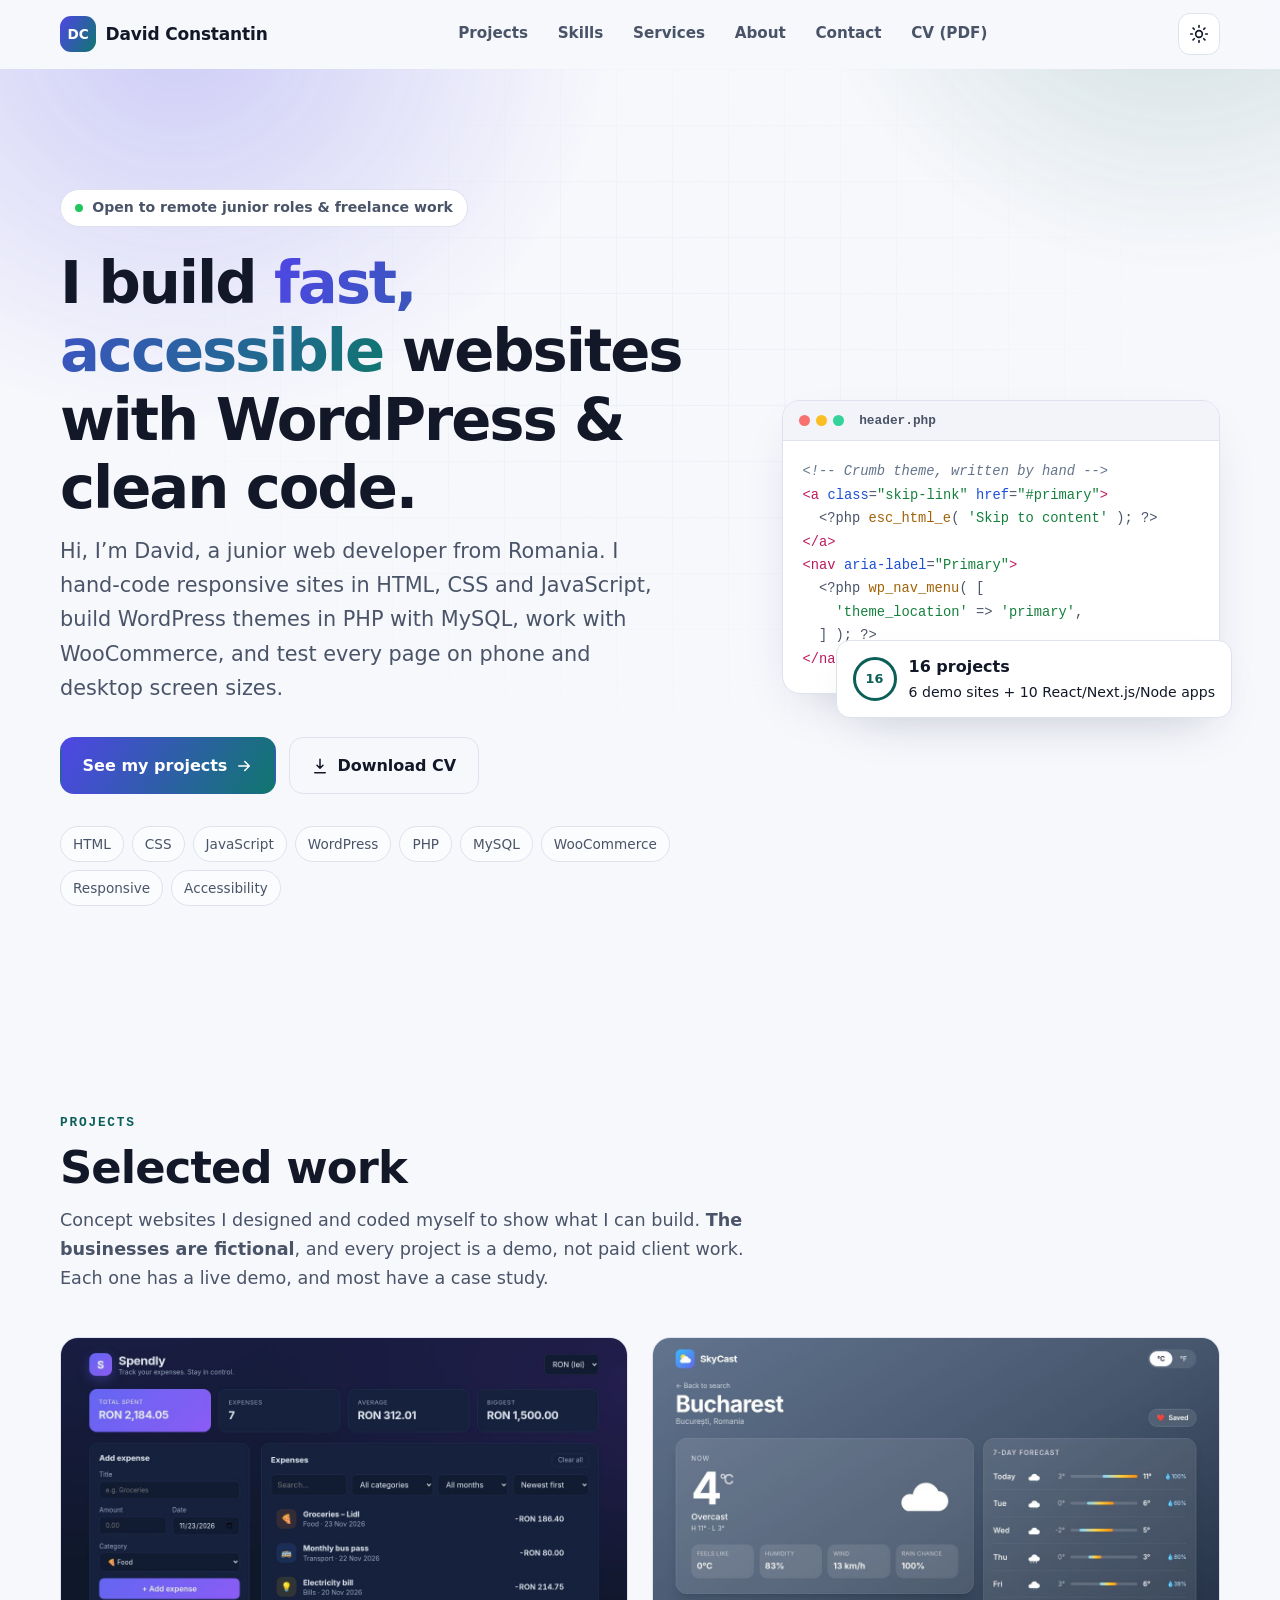
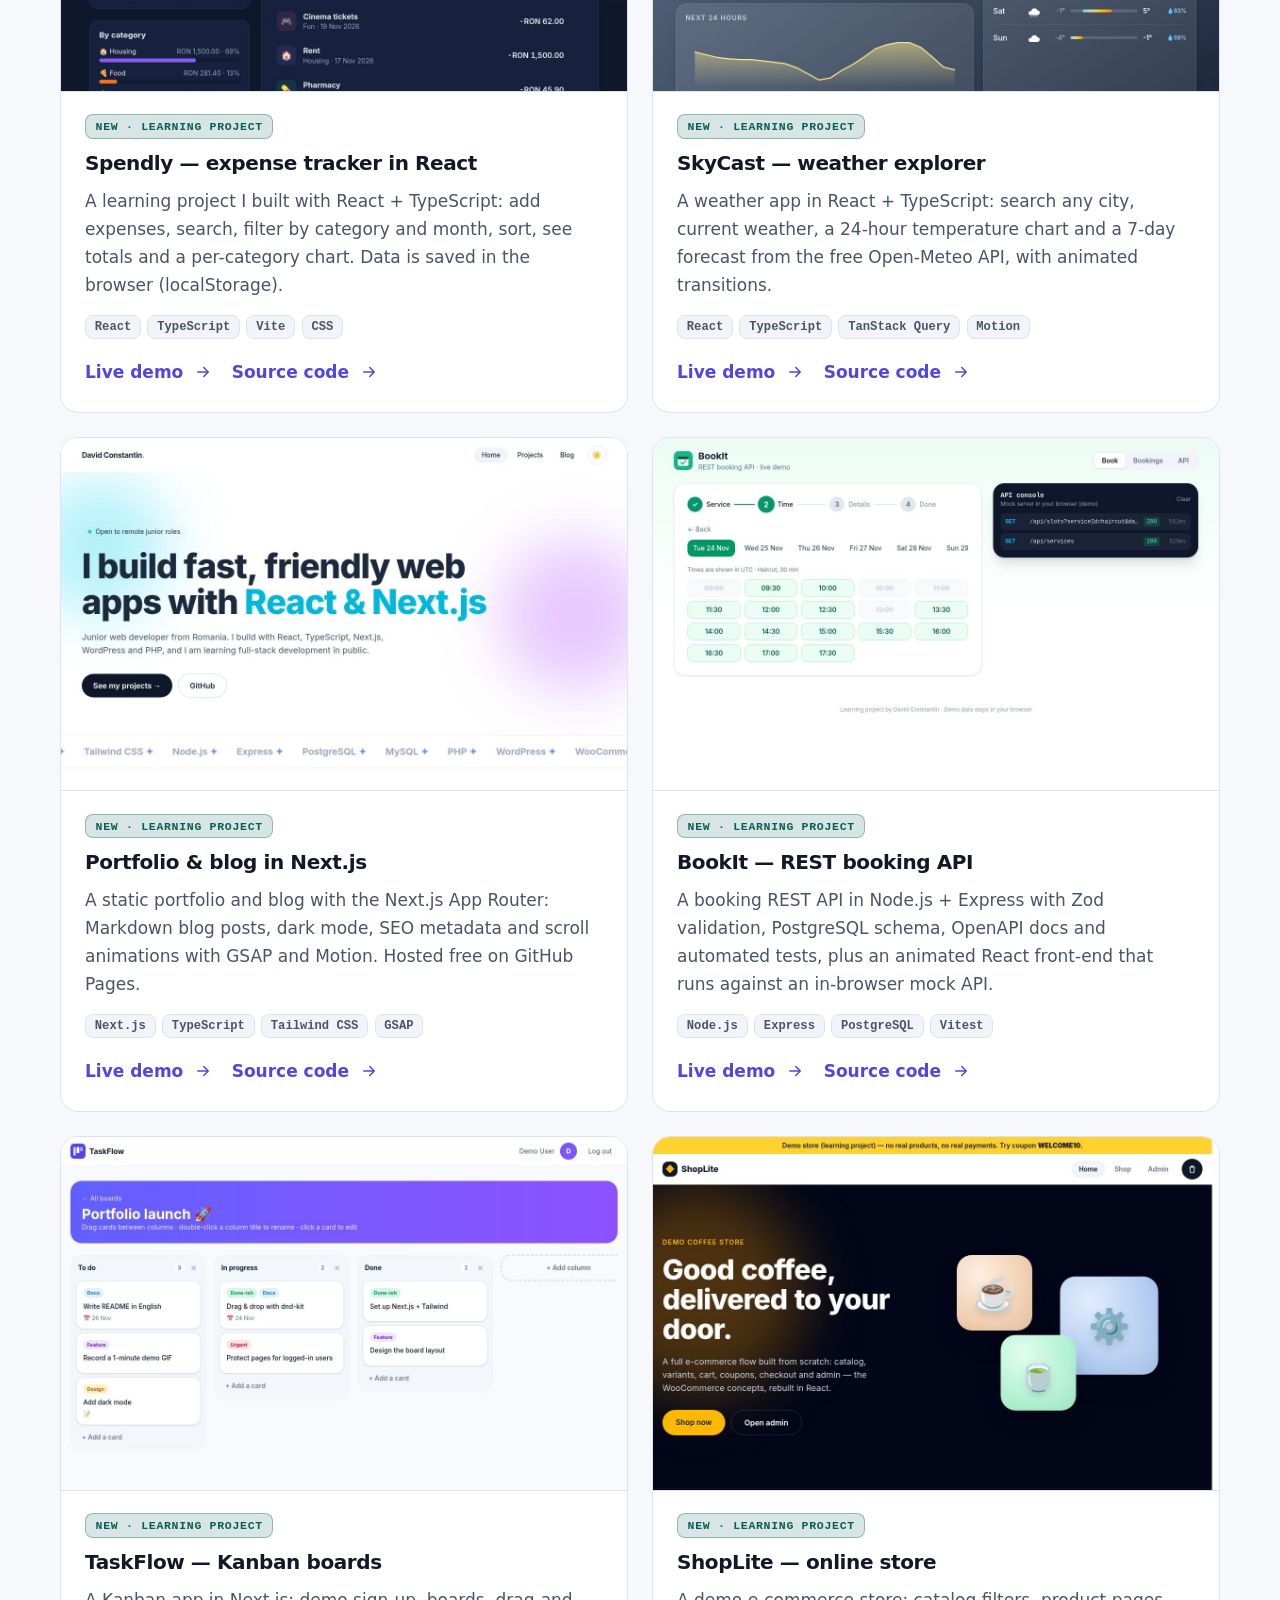
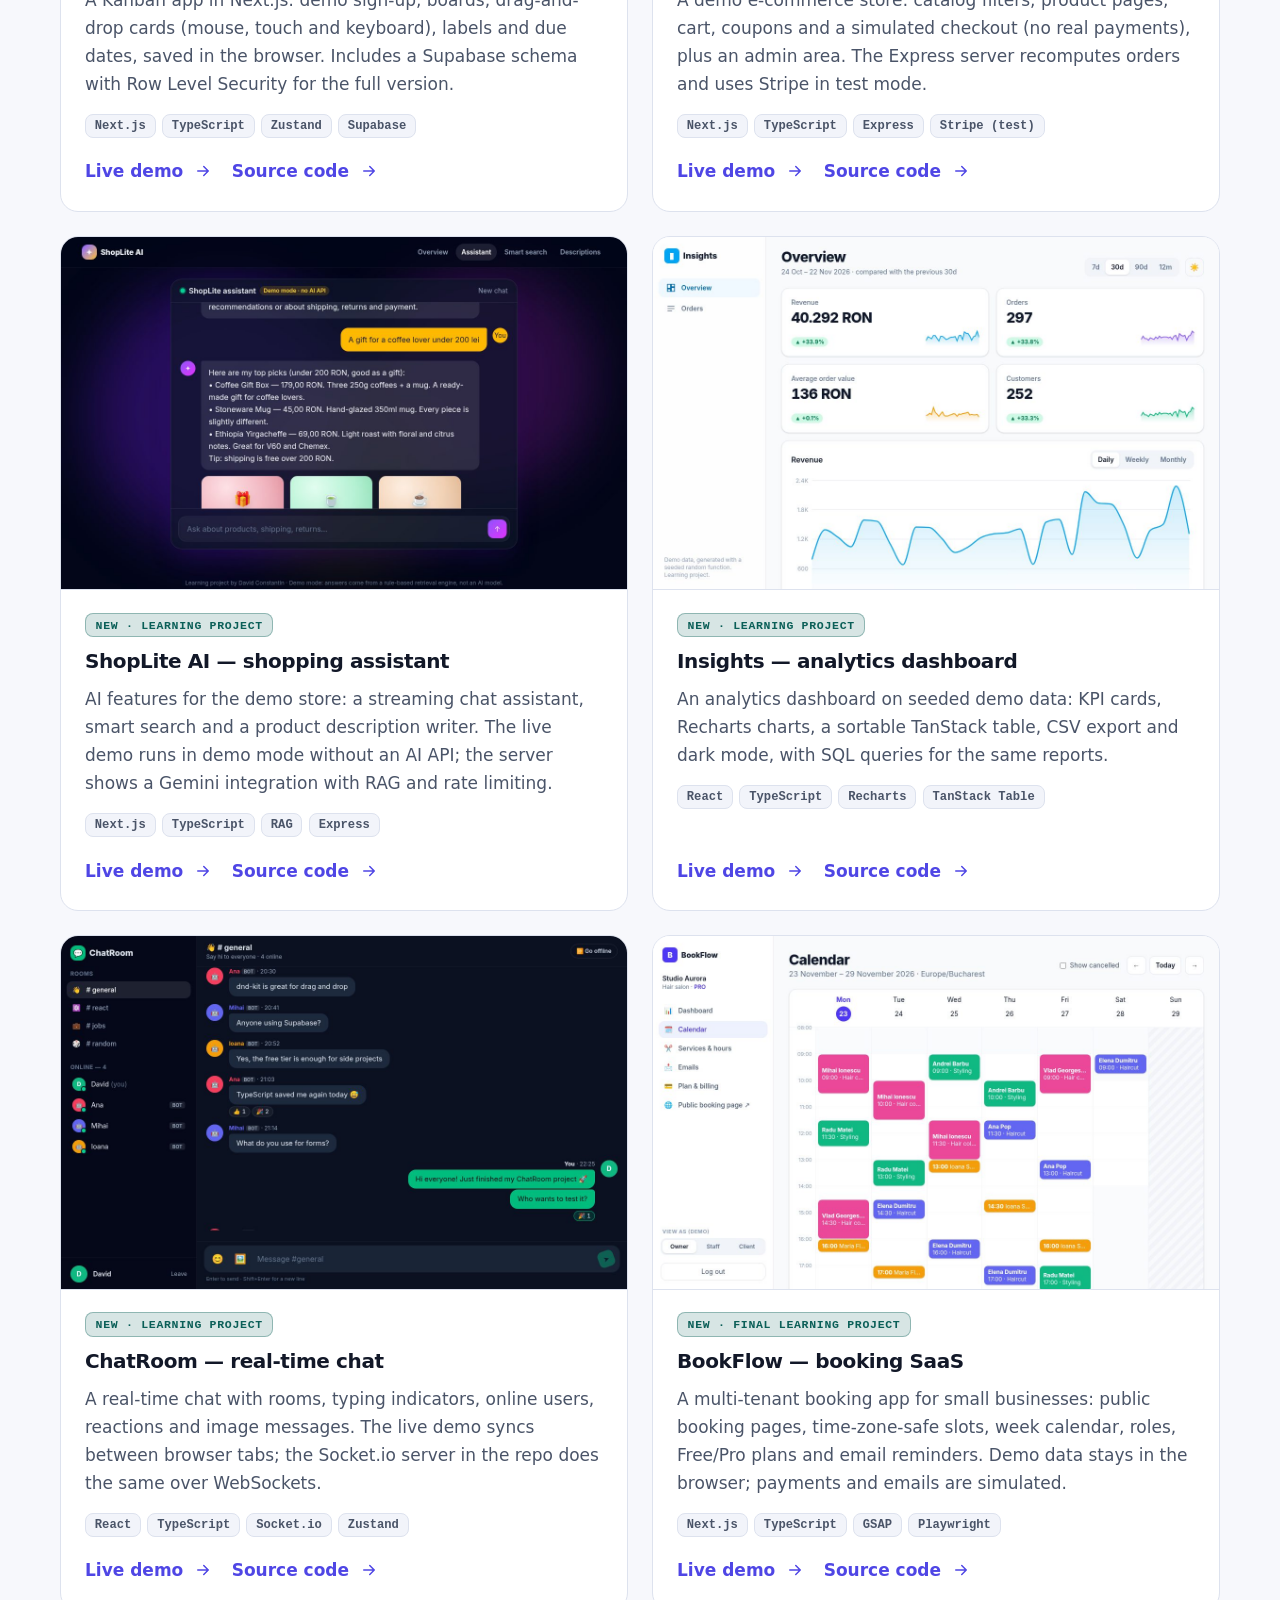
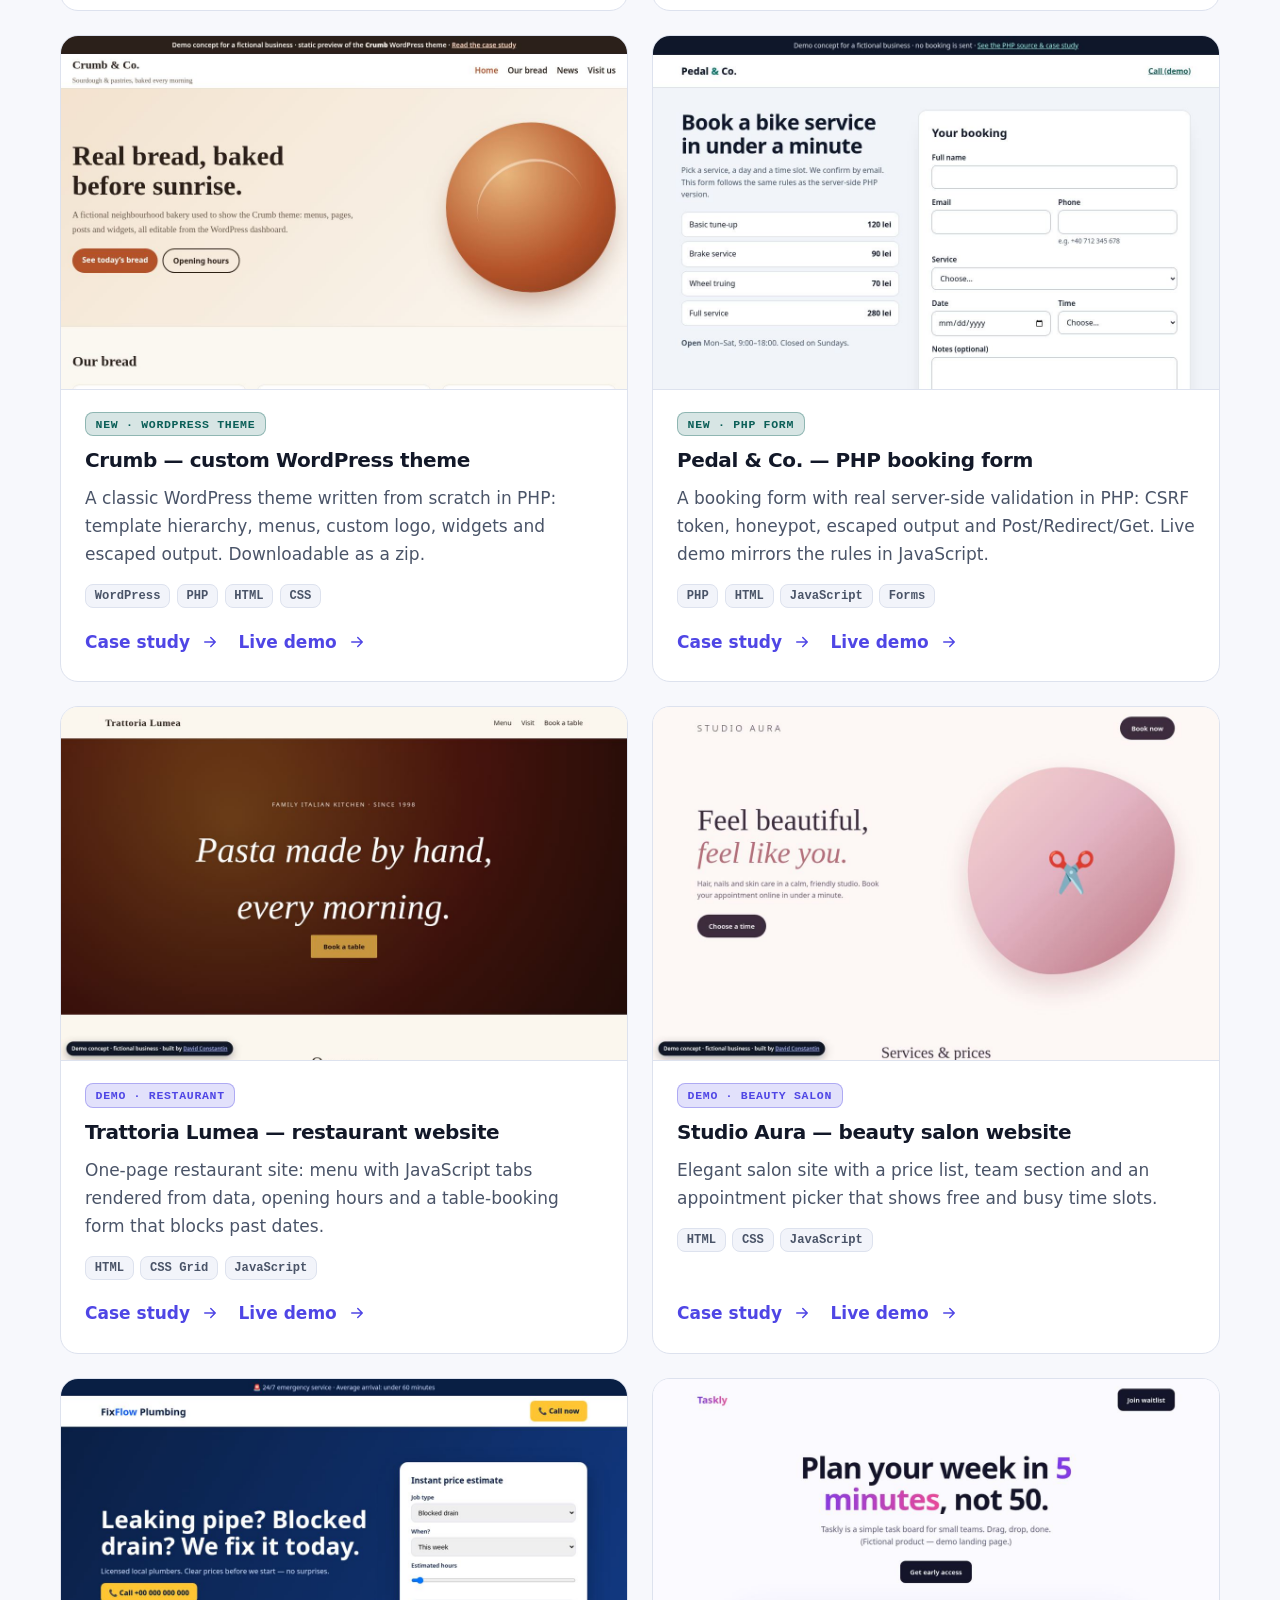
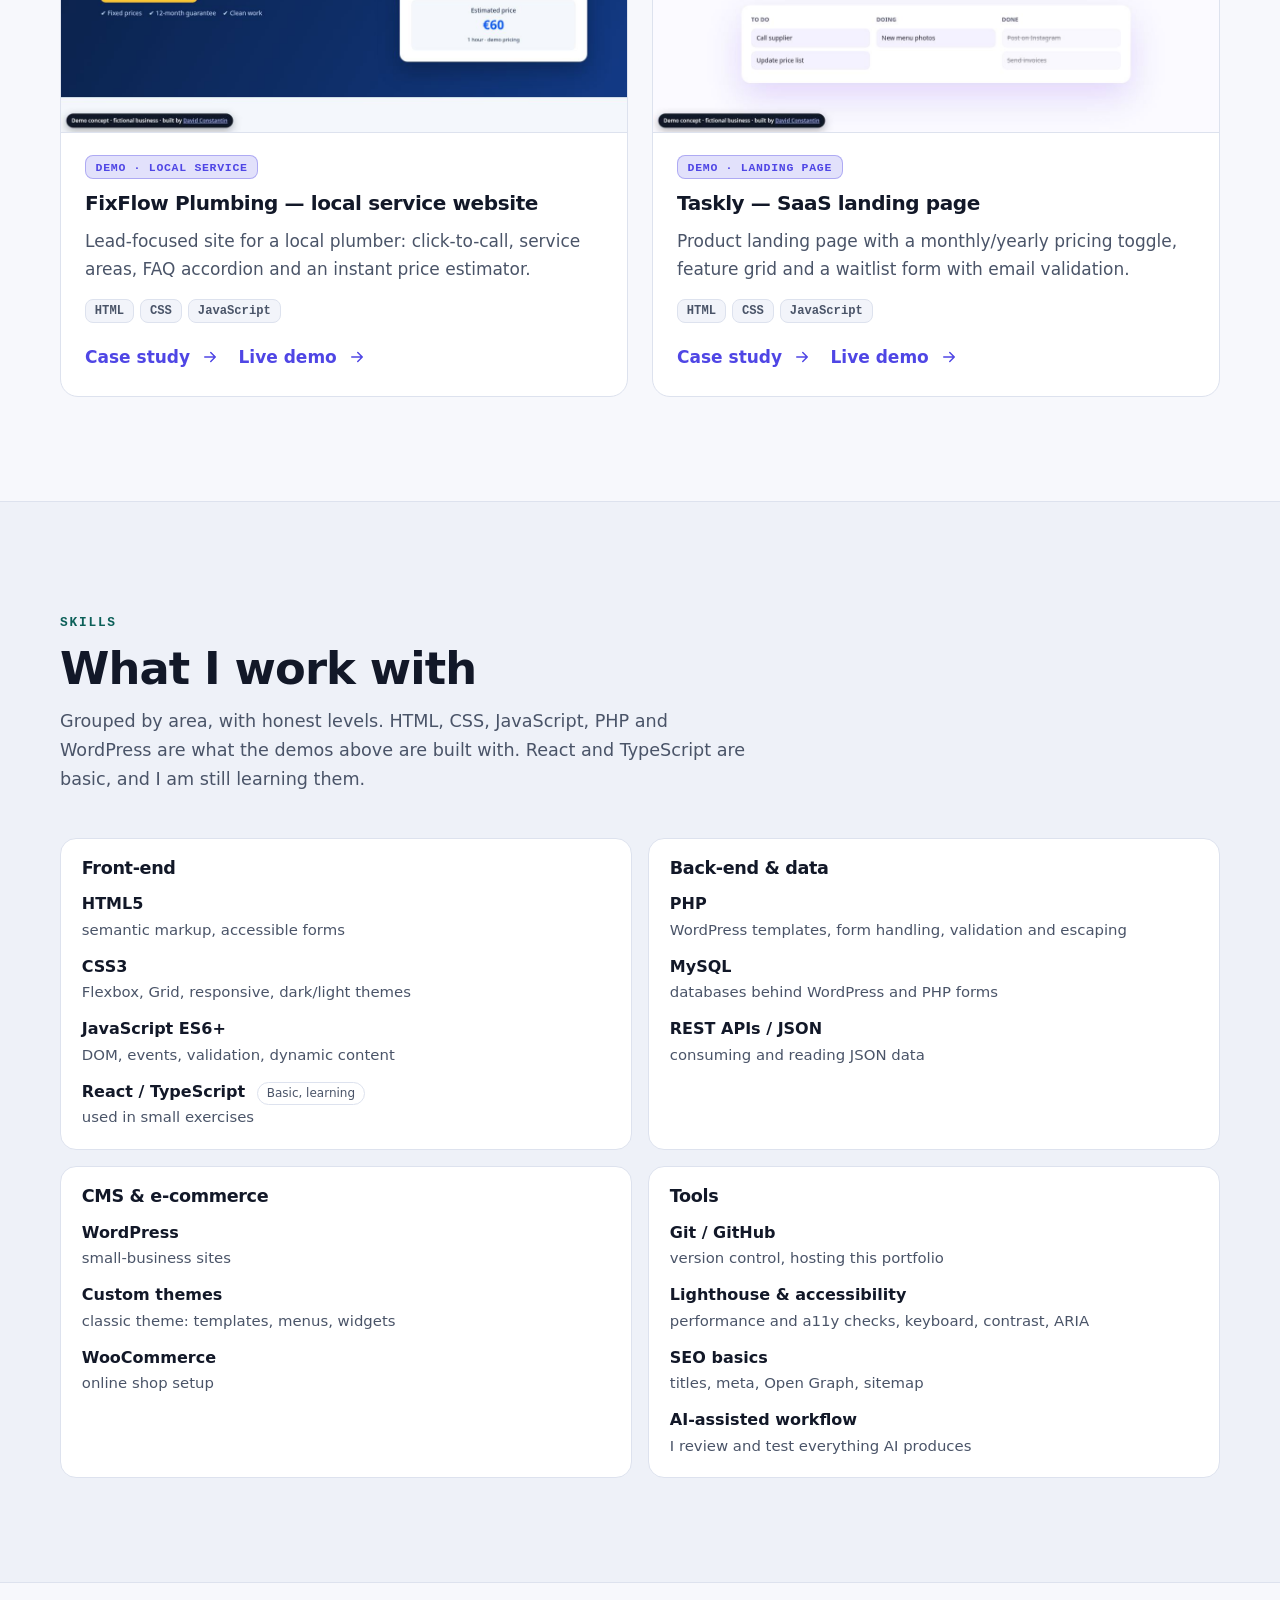
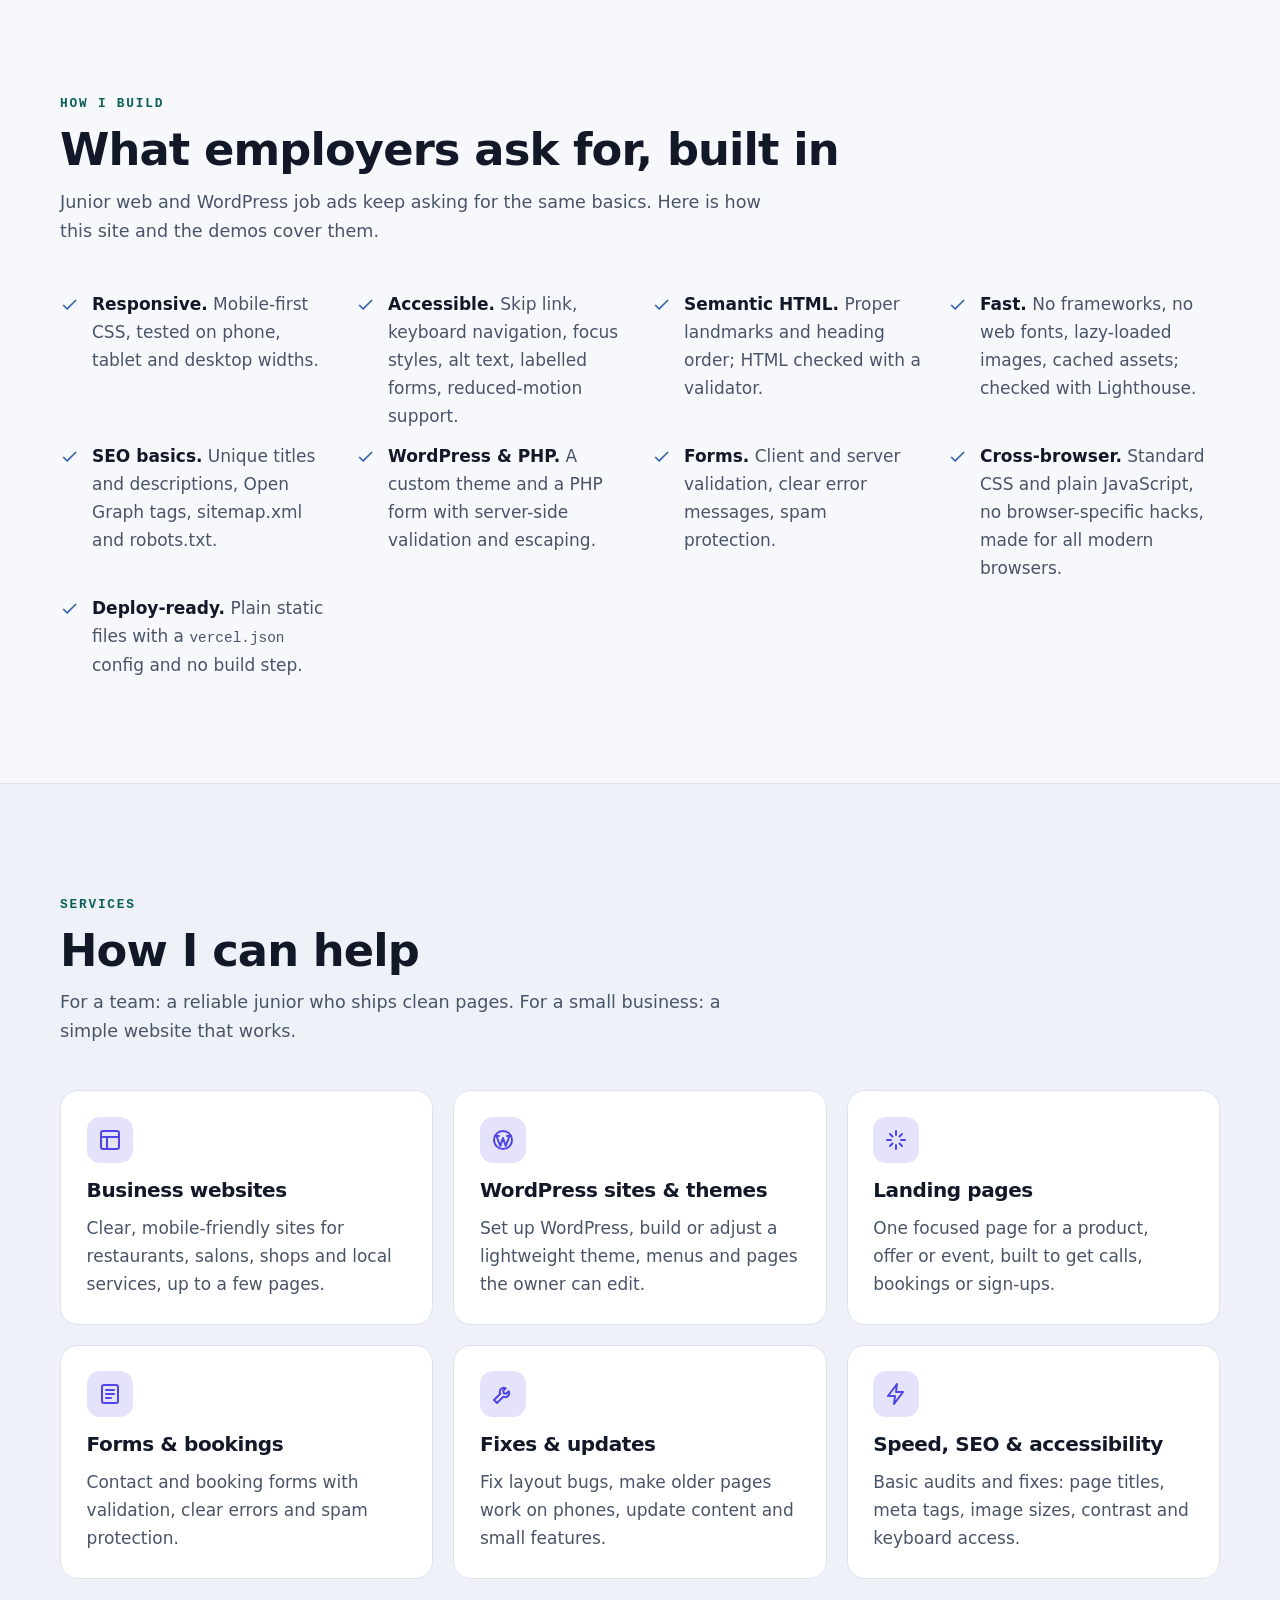
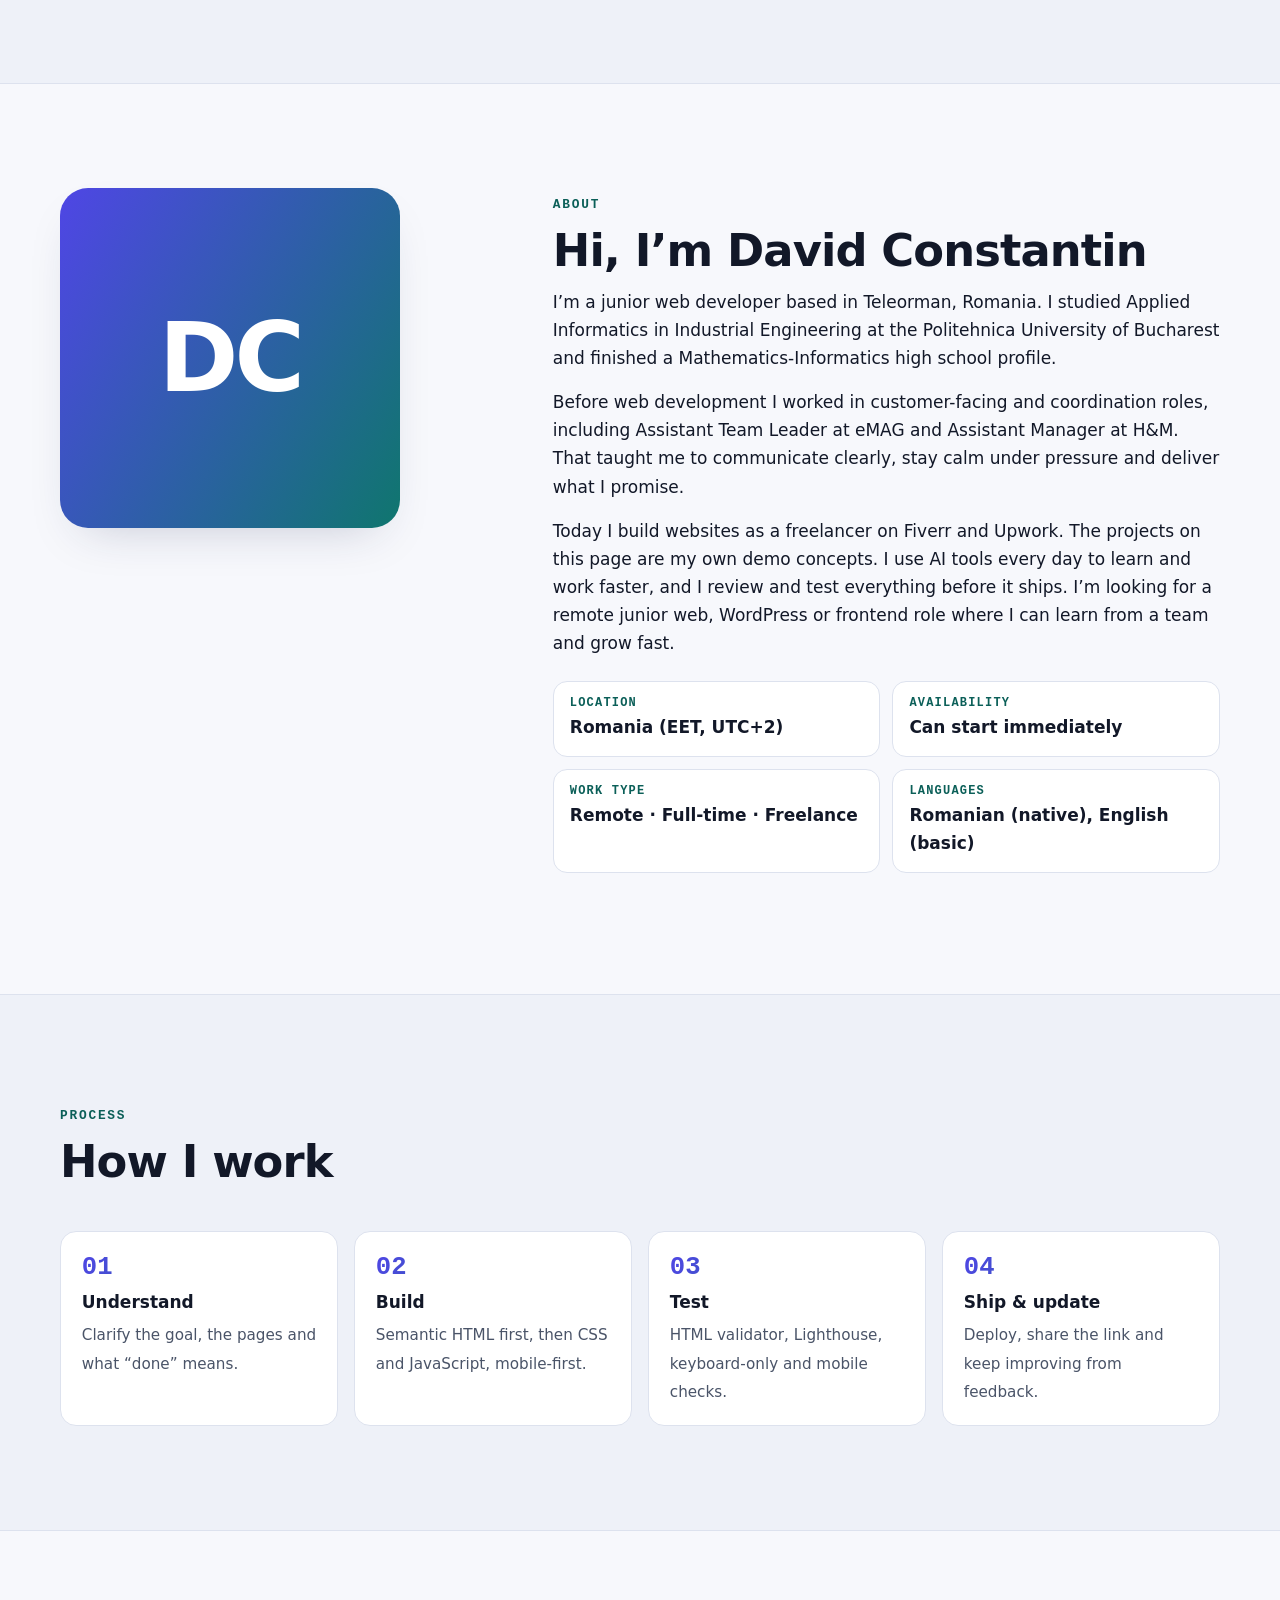
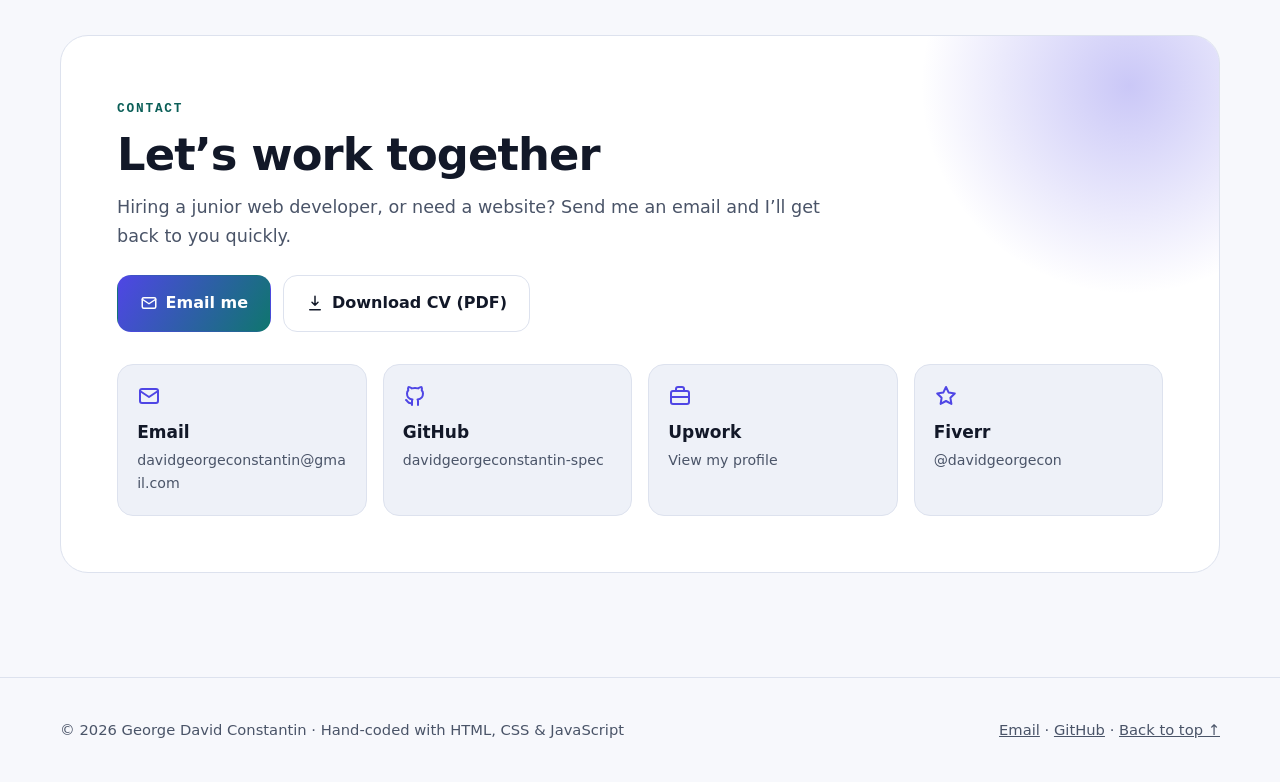
<file: index.html>
<!doctype html>
<html lang="en" data-theme="dark">
<head>
<meta charset="utf-8">
<meta name="viewport" content="width=device-width, initial-scale=1">
<title>David Constantin — Junior Web Developer (WordPress, WooCommerce, PHP/MySQL, JavaScript/React)</title>
<meta name="description" content="Portfolio of George David Constantin, junior web developer from Romania. Responsive, accessible websites, WordPress themes and WooCommerce shops with PHP, MySQL, JavaScript and basic React. Open to remote roles.">
<meta name="author" content="George David Constantin">
<link rel="canonical" href="https://davidgeorgeconstantin-spec.github.io/">
<meta property="og:type" content="website">
<meta property="og:site_name" content="David Constantin — Web Developer">
<meta property="og:title" content="David Constantin — Junior Web Developer (WordPress, WooCommerce, PHP/MySQL, JavaScript/React)">
<meta property="og:description" content="Portfolio of George David Constantin, junior web developer from Romania. Responsive, accessible websites, WordPress themes and WooCommerce shops with PHP, MySQL, JavaScript and basic React. Open to remote roles.">
<meta property="og:url" content="https://davidgeorgeconstantin-spec.github.io/">
<meta property="og:image" content="https://davidgeorgeconstantin-spec.github.io/assets/img/og-image.jpg">
<meta property="og:image:width" content="1200">
<meta property="og:image:height" content="630">
<meta name="twitter:card" content="summary_large_image">
<meta name="theme-color" content="#0a0d17">
<link rel="icon" href="/assets/img/favicon.svg" type="image/svg+xml">
<link rel="apple-touch-icon" href="/assets/img/apple-touch-icon.png">
<script>try{var t=localStorage.getItem('theme')||(matchMedia('(prefers-color-scheme: light)').matches?'light':'dark');document.documentElement.setAttribute('data-theme',t)}catch(e){}</script>
<link rel="stylesheet" href="/assets/css/site.css">
</head>
<body>
<a class="skip" href="#main">Skip to content</a>
<header class="nav">
  <div class="wrap nav-in">
    <a href="/" class="logo"><span class="logo-mark" aria-hidden="true">DC</span><span>David Constantin</span></a>
    <nav id="menu" class="menu" aria-label="Main"><a href="#projects">Projects</a><a href="#skills">Skills</a><a href="#services">Services</a><a href="#about">About</a><a href="#contact">Contact</a><a href="/cv/George_David_Constantin_CV_EN_v2.pdf" download>CV (PDF)</a></nav>
    <div class="nav-tools">
      <button class="icon-btn theme-toggle" type="button" aria-pressed="false" aria-label="Switch to light theme"><svg viewBox="0 0 24 24" fill="none" stroke="currentColor" stroke-width="2" stroke-linecap="round" stroke-linejoin="round" aria-hidden="true" focusable="false" class="moon"><path d="M21 12.8A9 9 0 1 1 11.2 3a7 7 0 0 0 9.8 9.8z"/></svg><svg viewBox="0 0 24 24" fill="none" stroke="currentColor" stroke-width="2" stroke-linecap="round" stroke-linejoin="round" aria-hidden="true" focusable="false" class="sun"><circle cx="12" cy="12" r="4"/><path d="M12 2v2m0 16v2M4.9 4.9l1.4 1.4m11.4 11.4 1.4 1.4M2 12h2m16 0h2M4.9 19.1l1.4-1.4M17.7 6.3l1.4-1.4"/></svg></button>
      <button class="icon-btn menu-btn" type="button" aria-label="Menu" aria-expanded="false" aria-controls="menu"><svg viewBox="0 0 24 24" fill="none" stroke="currentColor" stroke-width="2" stroke-linecap="round" stroke-linejoin="round" aria-hidden="true" focusable="false"><path d="M4 6h16M4 12h16M4 18h16"/></svg></button>
    </div>
  </div>
</header>

<main id="main">
<section class="hero">
  <div class="wrap hero-grid">
    <div>
      <p class="pill"><span class="dot" aria-hidden="true"></span> Open to remote junior roles &amp; freelance work</p>
      <h1>I build <span class="grad">fast, accessible</span> websites with WordPress &amp; clean code.</h1>
      <p class="lead">Hi, I&rsquo;m David, a junior web developer from Romania. I hand-code responsive sites in HTML, CSS and JavaScript, build WordPress themes in PHP with MySQL, work with WooCommerce, and test every page on phone and desktop screen sizes.</p>
      <div class="cta">
        <a href="#projects" class="btn btn-accent">See my projects <svg viewBox="0 0 24 24" fill="none" stroke="currentColor" stroke-width="2" stroke-linecap="round" stroke-linejoin="round" aria-hidden="true" focusable="false"><path d="M5 12h14m-6-6 6 6-6 6"/></svg></a>
        <a href="/cv/George_David_Constantin_CV_EN_v2.pdf" class="btn btn-ghost" download><svg viewBox="0 0 24 24" fill="none" stroke="currentColor" stroke-width="2" stroke-linecap="round" stroke-linejoin="round" aria-hidden="true" focusable="false"><path d="M12 3v12m0 0-4-4m4 4 4-4M5 21h14"/></svg> Download CV</a>
      </div>
      <ul class="chips" aria-label="Core skills"><li>HTML</li><li>CSS</li><li>JavaScript</li><li>WordPress</li><li>PHP</li><li>MySQL</li><li>WooCommerce</li><li>Responsive</li><li>Accessibility</li></ul>
    </div>
    <div class="hero-visual" aria-hidden="true">
      <div class="window">
        <div class="window-bar"><i></i><i></i><i></i><span>header.php</span></div>
<pre><span class="tk-c">&lt;!-- Crumb theme, written by hand --&gt;</span>
<span class="tk-t">&lt;a</span> <span class="tk-a">class</span>=<span class="tk-s">"skip-link"</span> <span class="tk-a">href</span>=<span class="tk-s">"#primary"</span><span class="tk-t">&gt;</span>
  &lt;?php <span class="tk-f">esc_html_e</span>( <span class="tk-s">'Skip to content'</span> ); ?&gt;
<span class="tk-t">&lt;/a&gt;</span>
<span class="tk-t">&lt;nav</span> <span class="tk-a">aria-label</span>=<span class="tk-s">"Primary"</span><span class="tk-t">&gt;</span>
  &lt;?php <span class="tk-f">wp_nav_menu</span>( [
    <span class="tk-s">'theme_location'</span> =&gt; <span class="tk-s">'primary'</span>,
  ] ); ?&gt;
<span class="tk-t">&lt;/nav&gt;</span></pre>
      </div>
      <div class="float-card"><span class="ring">16</span><div><b>16 projects</b>6 demo sites + 10 React/Next.js/Node apps</div></div>
    </div>
  </div>
</section>

<section id="projects" class="section">
  <div class="wrap">
    <div class="head">
      <p class="eyebrow">Projects</p>
      <h2>Selected work</h2>
      <p class="sub">Concept websites I designed and coded myself to show what I can build. <strong>The businesses are fictional</strong>, and every project is a demo, not paid client work. Each one has a live demo, and most have a case study.</p>
    </div>
    <div class="projects" data-reveal>
<article class="project">
  <a class="thumb" href="https://davidgeorgeconstantin-spec.github.io/spendly/" target="_blank" rel="noopener" tabindex="-1" aria-hidden="true"><img src="/assets/img/thumb-spendly.jpg" alt="" loading="lazy" decoding="async" width="1200" height="750"></a>
  <div class="p-body">
    <span class="badge new">New · Learning project</span>
    <h3>Spendly — expense tracker in React</h3>
    <p>A learning project I built with React + TypeScript: add expenses, search, filter by category and month, sort, see totals and a per-category chart. Data is saved in the browser (localStorage).</p>
    <ul class="tags" aria-label="Technologies"><li>React</li><li>TypeScript</li><li>Vite</li><li>CSS</li></ul>
    <div class="p-links">
      <a class="link" href="https://davidgeorgeconstantin-spec.github.io/spendly/" target="_blank" rel="noopener">Live demo<span class="sr-only">: Spendly</span> <svg viewBox="0 0 24 24" fill="none" stroke="currentColor" stroke-width="2" stroke-linecap="round" stroke-linejoin="round" aria-hidden="true" focusable="false"><path d="M5 12h14m-6-6 6 6-6 6"/></svg></a>
      <a class="link" href="https://github.com/davidgeorgeconstantin-spec/spendly" target="_blank" rel="noopener">Source code<span class="sr-only">: Spendly on GitHub</span> <svg viewBox="0 0 24 24" fill="none" stroke="currentColor" stroke-width="2" stroke-linecap="round" stroke-linejoin="round" aria-hidden="true" focusable="false"><path d="M5 12h14m-6-6 6 6-6 6"/></svg></a>
    </div>
  </div>
</article>
<article class="project">
  <a class="thumb" href="https://davidgeorgeconstantin-spec.github.io/skycast/" target="_blank" rel="noopener" tabindex="-1" aria-hidden="true"><img src="/assets/img/thumb-skycast.jpg" alt="" loading="lazy" decoding="async" width="1200" height="750"></a>
  <div class="p-body">
    <span class="badge new">New · Learning project</span>
    <h3>SkyCast — weather explorer</h3>
    <p>A weather app in React + TypeScript: search any city, current weather, a 24-hour temperature chart and a 7-day forecast from the free Open-Meteo API, with animated transitions.</p>
    <ul class="tags" aria-label="Technologies"><li>React</li><li>TypeScript</li><li>TanStack Query</li><li>Motion</li></ul>
    <div class="p-links">
      <a class="link" href="https://davidgeorgeconstantin-spec.github.io/skycast/" target="_blank" rel="noopener">Live demo<span class="sr-only">: SkyCast</span> <svg viewBox="0 0 24 24" fill="none" stroke="currentColor" stroke-width="2" stroke-linecap="round" stroke-linejoin="round" aria-hidden="true" focusable="false"><path d="M5 12h14m-6-6 6 6-6 6"/></svg></a>
      <a class="link" href="https://github.com/davidgeorgeconstantin-spec/skycast" target="_blank" rel="noopener">Source code<span class="sr-only">: SkyCast on GitHub</span> <svg viewBox="0 0 24 24" fill="none" stroke="currentColor" stroke-width="2" stroke-linecap="round" stroke-linejoin="round" aria-hidden="true" focusable="false"><path d="M5 12h14m-6-6 6 6-6 6"/></svg></a>
    </div>
  </div>
</article>
<article class="project">
  <a class="thumb" href="https://davidgeorgeconstantin-spec.github.io/nextjs-portfolio/" target="_blank" rel="noopener" tabindex="-1" aria-hidden="true"><img src="/assets/img/thumb-nextjs-portfolio.jpg" alt="" loading="lazy" decoding="async" width="1200" height="750"></a>
  <div class="p-body">
    <span class="badge new">New · Learning project</span>
    <h3>Portfolio &amp; blog in Next.js</h3>
    <p>A static portfolio and blog with the Next.js App Router: Markdown blog posts, dark mode, SEO metadata and scroll animations with GSAP and Motion. Hosted free on GitHub Pages.</p>
    <ul class="tags" aria-label="Technologies"><li>Next.js</li><li>TypeScript</li><li>Tailwind CSS</li><li>GSAP</li></ul>
    <div class="p-links">
      <a class="link" href="https://davidgeorgeconstantin-spec.github.io/nextjs-portfolio/" target="_blank" rel="noopener">Live demo<span class="sr-only">: Portfolio &amp; blog in Next.js</span> <svg viewBox="0 0 24 24" fill="none" stroke="currentColor" stroke-width="2" stroke-linecap="round" stroke-linejoin="round" aria-hidden="true" focusable="false"><path d="M5 12h14m-6-6 6 6-6 6"/></svg></a>
      <a class="link" href="https://github.com/davidgeorgeconstantin-spec/nextjs-portfolio" target="_blank" rel="noopener">Source code<span class="sr-only">: Portfolio &amp; blog in Next.js on GitHub</span> <svg viewBox="0 0 24 24" fill="none" stroke="currentColor" stroke-width="2" stroke-linecap="round" stroke-linejoin="round" aria-hidden="true" focusable="false"><path d="M5 12h14m-6-6 6 6-6 6"/></svg></a>
    </div>
  </div>
</article>
<article class="project">
  <a class="thumb" href="https://davidgeorgeconstantin-spec.github.io/bookit-api/" target="_blank" rel="noopener" tabindex="-1" aria-hidden="true"><img src="/assets/img/thumb-bookit-api.jpg" alt="" loading="lazy" decoding="async" width="1200" height="750"></a>
  <div class="p-body">
    <span class="badge new">New · Learning project</span>
    <h3>BookIt — REST booking API</h3>
    <p>A booking REST API in Node.js + Express with Zod validation, PostgreSQL schema, OpenAPI docs and automated tests, plus an animated React front-end that runs against an in-browser mock API.</p>
    <ul class="tags" aria-label="Technologies"><li>Node.js</li><li>Express</li><li>PostgreSQL</li><li>Vitest</li></ul>
    <div class="p-links">
      <a class="link" href="https://davidgeorgeconstantin-spec.github.io/bookit-api/" target="_blank" rel="noopener">Live demo<span class="sr-only">: BookIt</span> <svg viewBox="0 0 24 24" fill="none" stroke="currentColor" stroke-width="2" stroke-linecap="round" stroke-linejoin="round" aria-hidden="true" focusable="false"><path d="M5 12h14m-6-6 6 6-6 6"/></svg></a>
      <a class="link" href="https://github.com/davidgeorgeconstantin-spec/bookit-api" target="_blank" rel="noopener">Source code<span class="sr-only">: BookIt on GitHub</span> <svg viewBox="0 0 24 24" fill="none" stroke="currentColor" stroke-width="2" stroke-linecap="round" stroke-linejoin="round" aria-hidden="true" focusable="false"><path d="M5 12h14m-6-6 6 6-6 6"/></svg></a>
    </div>
  </div>
</article>
<article class="project">
  <a class="thumb" href="https://davidgeorgeconstantin-spec.github.io/taskflow/" target="_blank" rel="noopener" tabindex="-1" aria-hidden="true"><img src="/assets/img/thumb-taskflow.jpg" alt="" loading="lazy" decoding="async" width="1200" height="750"></a>
  <div class="p-body">
    <span class="badge new">New · Learning project</span>
    <h3>TaskFlow — Kanban boards</h3>
    <p>A Kanban app in Next.js: demo sign-up, boards, drag-and-drop cards (mouse, touch and keyboard), labels and due dates, saved in the browser. Includes a Supabase schema with Row Level Security for the full version.</p>
    <ul class="tags" aria-label="Technologies"><li>Next.js</li><li>TypeScript</li><li>Zustand</li><li>Supabase</li></ul>
    <div class="p-links">
      <a class="link" href="https://davidgeorgeconstantin-spec.github.io/taskflow/" target="_blank" rel="noopener">Live demo<span class="sr-only">: TaskFlow</span> <svg viewBox="0 0 24 24" fill="none" stroke="currentColor" stroke-width="2" stroke-linecap="round" stroke-linejoin="round" aria-hidden="true" focusable="false"><path d="M5 12h14m-6-6 6 6-6 6"/></svg></a>
      <a class="link" href="https://github.com/davidgeorgeconstantin-spec/taskflow" target="_blank" rel="noopener">Source code<span class="sr-only">: TaskFlow on GitHub</span> <svg viewBox="0 0 24 24" fill="none" stroke="currentColor" stroke-width="2" stroke-linecap="round" stroke-linejoin="round" aria-hidden="true" focusable="false"><path d="M5 12h14m-6-6 6 6-6 6"/></svg></a>
    </div>
  </div>
</article>
<article class="project">
  <a class="thumb" href="https://davidgeorgeconstantin-spec.github.io/shoplite/" target="_blank" rel="noopener" tabindex="-1" aria-hidden="true"><img src="/assets/img/thumb-shoplite.jpg" alt="" loading="lazy" decoding="async" width="1200" height="750"></a>
  <div class="p-body">
    <span class="badge new">New · Learning project</span>
    <h3>ShopLite — online store</h3>
    <p>A demo e-commerce store: catalog filters, product pages, cart, coupons and a simulated checkout (no real payments), plus an admin area. The Express server recomputes orders and uses Stripe in test mode.</p>
    <ul class="tags" aria-label="Technologies"><li>Next.js</li><li>TypeScript</li><li>Express</li><li>Stripe (test)</li></ul>
    <div class="p-links">
      <a class="link" href="https://davidgeorgeconstantin-spec.github.io/shoplite/" target="_blank" rel="noopener">Live demo<span class="sr-only">: ShopLite</span> <svg viewBox="0 0 24 24" fill="none" stroke="currentColor" stroke-width="2" stroke-linecap="round" stroke-linejoin="round" aria-hidden="true" focusable="false"><path d="M5 12h14m-6-6 6 6-6 6"/></svg></a>
      <a class="link" href="https://github.com/davidgeorgeconstantin-spec/shoplite" target="_blank" rel="noopener">Source code<span class="sr-only">: ShopLite on GitHub</span> <svg viewBox="0 0 24 24" fill="none" stroke="currentColor" stroke-width="2" stroke-linecap="round" stroke-linejoin="round" aria-hidden="true" focusable="false"><path d="M5 12h14m-6-6 6 6-6 6"/></svg></a>
    </div>
  </div>
</article>
<article class="project">
  <a class="thumb" href="https://davidgeorgeconstantin-spec.github.io/shoplite-ai/" target="_blank" rel="noopener" tabindex="-1" aria-hidden="true"><img src="/assets/img/thumb-shoplite-ai.jpg" alt="" loading="lazy" decoding="async" width="1200" height="750"></a>
  <div class="p-body">
    <span class="badge new">New · Learning project</span>
    <h3>ShopLite AI — shopping assistant</h3>
    <p>AI features for the demo store: a streaming chat assistant, smart search and a product description writer. The live demo runs in demo mode without an AI API; the server shows a Gemini integration with RAG and rate limiting.</p>
    <ul class="tags" aria-label="Technologies"><li>Next.js</li><li>TypeScript</li><li>RAG</li><li>Express</li></ul>
    <div class="p-links">
      <a class="link" href="https://davidgeorgeconstantin-spec.github.io/shoplite-ai/" target="_blank" rel="noopener">Live demo<span class="sr-only">: ShopLite AI</span> <svg viewBox="0 0 24 24" fill="none" stroke="currentColor" stroke-width="2" stroke-linecap="round" stroke-linejoin="round" aria-hidden="true" focusable="false"><path d="M5 12h14m-6-6 6 6-6 6"/></svg></a>
      <a class="link" href="https://github.com/davidgeorgeconstantin-spec/shoplite-ai" target="_blank" rel="noopener">Source code<span class="sr-only">: ShopLite AI on GitHub</span> <svg viewBox="0 0 24 24" fill="none" stroke="currentColor" stroke-width="2" stroke-linecap="round" stroke-linejoin="round" aria-hidden="true" focusable="false"><path d="M5 12h14m-6-6 6 6-6 6"/></svg></a>
    </div>
  </div>
</article>
<article class="project">
  <a class="thumb" href="https://davidgeorgeconstantin-spec.github.io/insights-dashboard/" target="_blank" rel="noopener" tabindex="-1" aria-hidden="true"><img src="/assets/img/thumb-insights-dashboard.jpg" alt="" loading="lazy" decoding="async" width="1200" height="750"></a>
  <div class="p-body">
    <span class="badge new">New · Learning project</span>
    <h3>Insights — analytics dashboard</h3>
    <p>An analytics dashboard on seeded demo data: KPI cards, Recharts charts, a sortable TanStack table, CSV export and dark mode, with SQL queries for the same reports.</p>
    <ul class="tags" aria-label="Technologies"><li>React</li><li>TypeScript</li><li>Recharts</li><li>TanStack Table</li></ul>
    <div class="p-links">
      <a class="link" href="https://davidgeorgeconstantin-spec.github.io/insights-dashboard/" target="_blank" rel="noopener">Live demo<span class="sr-only">: Insights</span> <svg viewBox="0 0 24 24" fill="none" stroke="currentColor" stroke-width="2" stroke-linecap="round" stroke-linejoin="round" aria-hidden="true" focusable="false"><path d="M5 12h14m-6-6 6 6-6 6"/></svg></a>
      <a class="link" href="https://github.com/davidgeorgeconstantin-spec/insights-dashboard" target="_blank" rel="noopener">Source code<span class="sr-only">: Insights on GitHub</span> <svg viewBox="0 0 24 24" fill="none" stroke="currentColor" stroke-width="2" stroke-linecap="round" stroke-linejoin="round" aria-hidden="true" focusable="false"><path d="M5 12h14m-6-6 6 6-6 6"/></svg></a>
    </div>
  </div>
</article>
<article class="project">
  <a class="thumb" href="https://davidgeorgeconstantin-spec.github.io/chatroom/" target="_blank" rel="noopener" tabindex="-1" aria-hidden="true"><img src="/assets/img/thumb-chatroom.jpg" alt="" loading="lazy" decoding="async" width="1200" height="750"></a>
  <div class="p-body">
    <span class="badge new">New · Learning project</span>
    <h3>ChatRoom — real-time chat</h3>
    <p>A real-time chat with rooms, typing indicators, online users, reactions and image messages. The live demo syncs between browser tabs; the Socket.io server in the repo does the same over WebSockets.</p>
    <ul class="tags" aria-label="Technologies"><li>React</li><li>TypeScript</li><li>Socket.io</li><li>Zustand</li></ul>
    <div class="p-links">
      <a class="link" href="https://davidgeorgeconstantin-spec.github.io/chatroom/" target="_blank" rel="noopener">Live demo<span class="sr-only">: ChatRoom</span> <svg viewBox="0 0 24 24" fill="none" stroke="currentColor" stroke-width="2" stroke-linecap="round" stroke-linejoin="round" aria-hidden="true" focusable="false"><path d="M5 12h14m-6-6 6 6-6 6"/></svg></a>
      <a class="link" href="https://github.com/davidgeorgeconstantin-spec/chatroom" target="_blank" rel="noopener">Source code<span class="sr-only">: ChatRoom on GitHub</span> <svg viewBox="0 0 24 24" fill="none" stroke="currentColor" stroke-width="2" stroke-linecap="round" stroke-linejoin="round" aria-hidden="true" focusable="false"><path d="M5 12h14m-6-6 6 6-6 6"/></svg></a>
    </div>
  </div>
</article>
<article class="project">
  <a class="thumb" href="https://davidgeorgeconstantin-spec.github.io/bookflow-saas/" target="_blank" rel="noopener" tabindex="-1" aria-hidden="true"><img src="/assets/img/thumb-bookflow-saas.jpg" alt="" loading="lazy" decoding="async" width="1200" height="750"></a>
  <div class="p-body">
    <span class="badge new">New · Final learning project</span>
    <h3>BookFlow — booking SaaS</h3>
    <p>A multi-tenant booking app for small businesses: public booking pages, time-zone-safe slots, week calendar, roles, Free/Pro plans and email reminders. Demo data stays in the browser; payments and emails are simulated.</p>
    <ul class="tags" aria-label="Technologies"><li>Next.js</li><li>TypeScript</li><li>GSAP</li><li>Playwright</li></ul>
    <div class="p-links">
      <a class="link" href="https://davidgeorgeconstantin-spec.github.io/bookflow-saas/" target="_blank" rel="noopener">Live demo<span class="sr-only">: BookFlow</span> <svg viewBox="0 0 24 24" fill="none" stroke="currentColor" stroke-width="2" stroke-linecap="round" stroke-linejoin="round" aria-hidden="true" focusable="false"><path d="M5 12h14m-6-6 6 6-6 6"/></svg></a>
      <a class="link" href="https://github.com/davidgeorgeconstantin-spec/bookflow-saas" target="_blank" rel="noopener">Source code<span class="sr-only">: BookFlow on GitHub</span> <svg viewBox="0 0 24 24" fill="none" stroke="currentColor" stroke-width="2" stroke-linecap="round" stroke-linejoin="round" aria-hidden="true" focusable="false"><path d="M5 12h14m-6-6 6 6-6 6"/></svg></a>
    </div>
  </div>
</article>
<article class="project">
  <a class="thumb" href="/projects/wordpress-theme/" tabindex="-1" aria-hidden="true"><img src="/assets/img/thumb-wptheme.jpg" alt="" loading="lazy" decoding="async" width="1200" height="750"></a>
  <div class="p-body">
    <span class="badge new">New · WordPress theme</span>
    <h3>Crumb — custom WordPress theme</h3>
    <p>A classic WordPress theme written from scratch in PHP: template hierarchy, menus, custom logo, widgets and escaped output. Downloadable as a zip.</p>
    <ul class="tags" aria-label="Technologies"><li>WordPress</li><li>PHP</li><li>HTML</li><li>CSS</li></ul>
    <div class="p-links">
      <a class="link" href="/projects/wordpress-theme/">Case study<span class="sr-only">: Crumb</span> <svg viewBox="0 0 24 24" fill="none" stroke="currentColor" stroke-width="2" stroke-linecap="round" stroke-linejoin="round" aria-hidden="true" focusable="false"><path d="M5 12h14m-6-6 6 6-6 6"/></svg></a>
      <a class="link" href="/demos/wp-theme/">Live demo<span class="sr-only">: Crumb</span> <svg viewBox="0 0 24 24" fill="none" stroke="currentColor" stroke-width="2" stroke-linecap="round" stroke-linejoin="round" aria-hidden="true" focusable="false"><path d="M5 12h14m-6-6 6 6-6 6"/></svg></a>
    </div>
  </div>
</article>
<article class="project">
  <a class="thumb" href="/projects/php-booking/" tabindex="-1" aria-hidden="true"><img src="/assets/img/thumb-booking.jpg" alt="" loading="lazy" decoding="async" width="1200" height="750"></a>
  <div class="p-body">
    <span class="badge new">New · PHP form</span>
    <h3>Pedal &amp; Co. — PHP booking form</h3>
    <p>A booking form with real server-side validation in PHP: CSRF token, honeypot, escaped output and Post/Redirect/Get. Live demo mirrors the rules in JavaScript.</p>
    <ul class="tags" aria-label="Technologies"><li>PHP</li><li>HTML</li><li>JavaScript</li><li>Forms</li></ul>
    <div class="p-links">
      <a class="link" href="/projects/php-booking/">Case study<span class="sr-only">: Pedal &amp; Co.</span> <svg viewBox="0 0 24 24" fill="none" stroke="currentColor" stroke-width="2" stroke-linecap="round" stroke-linejoin="round" aria-hidden="true" focusable="false"><path d="M5 12h14m-6-6 6 6-6 6"/></svg></a>
      <a class="link" href="/demos/booking/">Live demo<span class="sr-only">: Pedal &amp; Co.</span> <svg viewBox="0 0 24 24" fill="none" stroke="currentColor" stroke-width="2" stroke-linecap="round" stroke-linejoin="round" aria-hidden="true" focusable="false"><path d="M5 12h14m-6-6 6 6-6 6"/></svg></a>
    </div>
  </div>
</article>
<article class="project">
  <a class="thumb" href="/projects/restaurant/" tabindex="-1" aria-hidden="true"><img src="/assets/img/thumb-restaurant.jpg" alt="" loading="lazy" decoding="async" width="1200" height="750"></a>
  <div class="p-body">
    <span class="badge">Demo · Restaurant</span>
    <h3>Trattoria Lumea — restaurant website</h3>
    <p>One-page restaurant site: menu with JavaScript tabs rendered from data, opening hours and a table-booking form that blocks past dates.</p>
    <ul class="tags" aria-label="Technologies"><li>HTML</li><li>CSS Grid</li><li>JavaScript</li></ul>
    <div class="p-links">
      <a class="link" href="/projects/restaurant/">Case study<span class="sr-only">: Trattoria Lumea</span> <svg viewBox="0 0 24 24" fill="none" stroke="currentColor" stroke-width="2" stroke-linecap="round" stroke-linejoin="round" aria-hidden="true" focusable="false"><path d="M5 12h14m-6-6 6 6-6 6"/></svg></a>
      <a class="link" href="/demos/restaurant/">Live demo<span class="sr-only">: Trattoria Lumea</span> <svg viewBox="0 0 24 24" fill="none" stroke="currentColor" stroke-width="2" stroke-linecap="round" stroke-linejoin="round" aria-hidden="true" focusable="false"><path d="M5 12h14m-6-6 6 6-6 6"/></svg></a>
    </div>
  </div>
</article>
<article class="project">
  <a class="thumb" href="/projects/salon/" tabindex="-1" aria-hidden="true"><img src="/assets/img/thumb-salon.jpg" alt="" loading="lazy" decoding="async" width="1200" height="750"></a>
  <div class="p-body">
    <span class="badge">Demo · Beauty salon</span>
    <h3>Studio Aura — beauty salon website</h3>
    <p>Elegant salon site with a price list, team section and an appointment picker that shows free and busy time slots.</p>
    <ul class="tags" aria-label="Technologies"><li>HTML</li><li>CSS</li><li>JavaScript</li></ul>
    <div class="p-links">
      <a class="link" href="/projects/salon/">Case study<span class="sr-only">: Studio Aura</span> <svg viewBox="0 0 24 24" fill="none" stroke="currentColor" stroke-width="2" stroke-linecap="round" stroke-linejoin="round" aria-hidden="true" focusable="false"><path d="M5 12h14m-6-6 6 6-6 6"/></svg></a>
      <a class="link" href="/demos/salon/">Live demo<span class="sr-only">: Studio Aura</span> <svg viewBox="0 0 24 24" fill="none" stroke="currentColor" stroke-width="2" stroke-linecap="round" stroke-linejoin="round" aria-hidden="true" focusable="false"><path d="M5 12h14m-6-6 6 6-6 6"/></svg></a>
    </div>
  </div>
</article>
<article class="project">
  <a class="thumb" href="/projects/plumber/" tabindex="-1" aria-hidden="true"><img src="/assets/img/thumb-plumber.jpg" alt="" loading="lazy" decoding="async" width="1200" height="750"></a>
  <div class="p-body">
    <span class="badge">Demo · Local service</span>
    <h3>FixFlow Plumbing — local service website</h3>
    <p>Lead-focused site for a local plumber: click-to-call, service areas, FAQ accordion and an instant price estimator.</p>
    <ul class="tags" aria-label="Technologies"><li>HTML</li><li>CSS</li><li>JavaScript</li></ul>
    <div class="p-links">
      <a class="link" href="/projects/plumber/">Case study<span class="sr-only">: FixFlow Plumbing</span> <svg viewBox="0 0 24 24" fill="none" stroke="currentColor" stroke-width="2" stroke-linecap="round" stroke-linejoin="round" aria-hidden="true" focusable="false"><path d="M5 12h14m-6-6 6 6-6 6"/></svg></a>
      <a class="link" href="/demos/plumber/">Live demo<span class="sr-only">: FixFlow Plumbing</span> <svg viewBox="0 0 24 24" fill="none" stroke="currentColor" stroke-width="2" stroke-linecap="round" stroke-linejoin="round" aria-hidden="true" focusable="false"><path d="M5 12h14m-6-6 6 6-6 6"/></svg></a>
    </div>
  </div>
</article>
<article class="project">
  <a class="thumb" href="/projects/launch/" tabindex="-1" aria-hidden="true"><img src="/assets/img/thumb-launch.jpg" alt="" loading="lazy" decoding="async" width="1200" height="750"></a>
  <div class="p-body">
    <span class="badge">Demo · Landing page</span>
    <h3>Taskly — SaaS landing page</h3>
    <p>Product landing page with a monthly/yearly pricing toggle, feature grid and a waitlist form with email validation.</p>
    <ul class="tags" aria-label="Technologies"><li>HTML</li><li>CSS</li><li>JavaScript</li></ul>
    <div class="p-links">
      <a class="link" href="/projects/launch/">Case study<span class="sr-only">: Taskly</span> <svg viewBox="0 0 24 24" fill="none" stroke="currentColor" stroke-width="2" stroke-linecap="round" stroke-linejoin="round" aria-hidden="true" focusable="false"><path d="M5 12h14m-6-6 6 6-6 6"/></svg></a>
      <a class="link" href="/demos/launch/">Live demo<span class="sr-only">: Taskly</span> <svg viewBox="0 0 24 24" fill="none" stroke="currentColor" stroke-width="2" stroke-linecap="round" stroke-linejoin="round" aria-hidden="true" focusable="false"><path d="M5 12h14m-6-6 6 6-6 6"/></svg></a>
    </div>
  </div>
</article>
    </div>
  </div>
</section>

<section id="skills" class="section alt">
  <div class="wrap">
    <div class="head">
      <p class="eyebrow">Skills</p>
      <h2>What I work with</h2>
      <p class="sub">Grouped by area, with honest levels. HTML, CSS, JavaScript, PHP and WordPress are what the demos above are built with. React and TypeScript are basic, and I am still learning them.</p>
    </div>
    <div class="skills skills-grouped" data-reveal>
<div class="skill-group"><h3>Front-end</h3><ul><li><b>HTML5</b><span class="d">semantic markup, accessible forms</span></li><li><b>CSS3</b><span class="d">Flexbox, Grid, responsive, dark/light themes</span></li><li><b>JavaScript ES6+</b><span class="d">DOM, events, validation, dynamic content</span></li><li><b>React / TypeScript</b> <span class="lvl">Basic, learning</span><span class="d">used in small exercises</span></li></ul></div>
<div class="skill-group"><h3>Back-end &amp; data</h3><ul><li><b>PHP</b><span class="d">WordPress templates, form handling, validation and escaping</span></li><li><b>MySQL</b><span class="d">databases behind WordPress and PHP forms</span></li><li><b>REST APIs / JSON</b><span class="d">consuming and reading JSON data</span></li></ul></div>
<div class="skill-group"><h3>CMS &amp; e-commerce</h3><ul><li><b>WordPress</b><span class="d">small-business sites</span></li><li><b>Custom themes</b><span class="d">classic theme: templates, menus, widgets</span></li><li><b>WooCommerce</b><span class="d">online shop setup</span></li></ul></div>
<div class="skill-group"><h3>Tools</h3><ul><li><b>Git / GitHub</b><span class="d">version control, hosting this portfolio</span></li><li><b>Lighthouse &amp; accessibility</b><span class="d">performance and a11y checks, keyboard, contrast, ARIA</span></li><li><b>SEO basics</b><span class="d">titles, meta, Open Graph, sitemap</span></li><li><b>AI-assisted workflow</b><span class="d">I review and test everything AI produces</span></li></ul></div>
    </div>
  </div>
</section>

<section id="quality" class="section">
  <div class="wrap">
    <div class="head">
      <p class="eyebrow">How I build</p>
      <h2>What employers ask for, built in</h2>
      <p class="sub">Junior web and WordPress job ads keep asking for the same basics. Here is how this site and the demos cover them.</p>
    </div>
    <ul class="checks">
      <li><b>Responsive.</b> Mobile-first CSS, tested on phone, tablet and desktop widths.</li>
      <li><b>Accessible.</b> Skip link, keyboard navigation, focus styles, alt text, labelled forms, reduced-motion support.</li>
      <li><b>Semantic HTML.</b> Proper landmarks and heading order; HTML checked with a validator.</li>
      <li><b>Fast.</b> No frameworks, no web fonts, lazy-loaded images, cached assets; checked with Lighthouse.</li>
      <li><b>SEO basics.</b> Unique titles and descriptions, Open Graph tags, sitemap.xml and robots.txt.</li>
      <li><b>WordPress &amp; PHP.</b> A custom theme and a PHP form with server-side validation and escaping.</li>
      <li><b>Forms.</b> Client and server validation, clear error messages, spam protection.</li>
      <li><b>Cross-browser.</b> Standard CSS and plain JavaScript, no browser-specific hacks, made for all modern browsers.</li>
      <li><b>Deploy-ready.</b> Plain static files with a <code>vercel.json</code> config and no build step.</li>
    </ul>
  </div>
</section>

<section id="services" class="section alt">
  <div class="wrap">
    <div class="head">
      <p class="eyebrow">Services</p>
      <h2>How I can help</h2>
      <p class="sub">For a team: a reliable junior who ships clean pages. For a small business: a simple website that works.</p>
    </div>
    <div class="grid3" data-reveal>
      <div class="card"><div class="ico"><svg viewBox="0 0 24 24" fill="none" stroke="currentColor" stroke-width="2" stroke-linecap="round" stroke-linejoin="round" aria-hidden="true" focusable="false"><rect x="3" y="3" width="18" height="18" rx="2"/><path d="M3 9h18M9 21V9"/></svg></div><h3>Business websites</h3><p>Clear, mobile-friendly sites for restaurants, salons, shops and local services, up to a few pages.</p></div>
      <div class="card"><div class="ico"><svg viewBox="0 0 24 24" fill="none" stroke="currentColor" stroke-width="2" stroke-linecap="round" stroke-linejoin="round" aria-hidden="true" focusable="false"><circle cx="12" cy="12" r="9"/><path d="m5.5 8 3.8 10L12 10l2.7 8 3.8-10M4 8h4m8 0h4"/></svg></div><h3>WordPress sites &amp; themes</h3><p>Set up WordPress, build or adjust a lightweight theme, menus and pages the owner can edit.</p></div>
      <div class="card"><div class="ico"><svg viewBox="0 0 24 24" fill="none" stroke="currentColor" stroke-width="2" stroke-linecap="round" stroke-linejoin="round" aria-hidden="true" focusable="false"><path d="M12 3v4m0 10v4M3 12h4m10 0h4M6 6l2.5 2.5M15.5 15.5 18 18M6 18l2.5-2.5M15.5 8.5 18 6"/></svg></div><h3>Landing pages</h3><p>One focused page for a product, offer or event, built to get calls, bookings or sign-ups.</p></div>
      <div class="card"><div class="ico"><svg viewBox="0 0 24 24" fill="none" stroke="currentColor" stroke-width="2" stroke-linecap="round" stroke-linejoin="round" aria-hidden="true" focusable="false"><rect x="4" y="3" width="16" height="18" rx="2"/><path d="M8 8h8M8 12h8M8 16h5"/></svg></div><h3>Forms &amp; bookings</h3><p>Contact and booking forms with validation, clear errors and spam protection.</p></div>
      <div class="card"><div class="ico"><svg viewBox="0 0 24 24" fill="none" stroke="currentColor" stroke-width="2" stroke-linecap="round" stroke-linejoin="round" aria-hidden="true" focusable="false"><path d="M14.7 6.3a4 4 0 0 0-5.4 5.4L3 18l3 3 6.3-6.3a4 4 0 0 0 5.4-5.4l-2.5 2.5-2.4-.6-.6-2.4z"/></svg></div><h3>Fixes &amp; updates</h3><p>Fix layout bugs, make older pages work on phones, update content and small features.</p></div>
      <div class="card"><div class="ico"><svg viewBox="0 0 24 24" fill="none" stroke="currentColor" stroke-width="2" stroke-linecap="round" stroke-linejoin="round" aria-hidden="true" focusable="false"><path d="M13 2 4 14h7l-1 8 9-12h-7z"/></svg></div><h3>Speed, SEO &amp; accessibility</h3><p>Basic audits and fixes: page titles, meta tags, image sizes, contrast and keyboard access.</p></div>
    </div>
  </div>
</section>

<section id="about" class="section">
  <div class="wrap about">
    <div class="avatar" aria-hidden="true">DC</div>
    <div>
      <p class="eyebrow">About</p>
      <h2>Hi, I&rsquo;m David Constantin</h2>
      <p>I&rsquo;m a junior web developer based in Teleorman, Romania. I studied Applied Informatics in Industrial Engineering at the Politehnica University of Bucharest and finished a Mathematics-Informatics high school profile.</p>
      <p>Before web development I worked in customer-facing and coordination roles, including Assistant Team Leader at eMAG and Assistant Manager at H&amp;M. That taught me to communicate clearly, stay calm under pressure and deliver what I promise.</p>
      <p>Today I build websites as a freelancer on Fiverr and Upwork. The projects on this page are my own demo concepts. I use AI tools every day to learn and work faster, and I review and test everything before it ships. I&rsquo;m looking for a remote junior web, WordPress or frontend role where I can learn from a team and grow fast.</p>
      <dl class="facts">
        <div><dt>Location</dt><dd>Romania (EET, UTC+2)</dd></div>
        <div><dt>Availability</dt><dd>Can start immediately</dd></div>
        <div><dt>Work type</dt><dd>Remote &middot; Full-time &middot; Freelance</dd></div>
        <div><dt>Languages</dt><dd>Romanian (native), English (basic)</dd></div>
      </dl>
    </div>
  </div>
</section>

<section class="section alt" aria-labelledby="process-title">
  <div class="wrap">
    <div class="head"><p class="eyebrow">Process</p><h2 id="process-title">How I work</h2></div>
    <ol class="steps">
      <li><b>Understand</b><span>Clarify the goal, the pages and what &ldquo;done&rdquo; means.</span></li>
      <li><b>Build</b><span>Semantic HTML first, then CSS and JavaScript, mobile-first.</span></li>
      <li><b>Test</b><span>HTML validator, Lighthouse, keyboard-only and mobile checks.</span></li>
      <li><b>Ship &amp; update</b><span>Deploy, share the link and keep improving from feedback.</span></li>
    </ol>
  </div>
</section>

<section id="contact" class="section">
  <div class="wrap">
    <div class="contact-box">
      <p class="eyebrow">Contact</p>
      <h2>Let&rsquo;s work together</h2>
      <p class="sub">Hiring a junior web developer, or need a website? Send me an email and I&rsquo;ll get back to you quickly.</p>
      <div class="cta" style="margin:1.5rem 0 0"><a class="btn btn-accent" href="mailto:davidgeorgeconstantin@gmail.com?subject=Hello%20David"><svg viewBox="0 0 24 24" fill="none" stroke="currentColor" stroke-width="2" stroke-linecap="round" stroke-linejoin="round" aria-hidden="true" focusable="false"><rect x="3" y="5" width="18" height="14" rx="2"/><path d="m3 7 9 6 9-6"/></svg> Email me</a><a class="btn btn-ghost" href="/cv/George_David_Constantin_CV_EN_v2.pdf" download><svg viewBox="0 0 24 24" fill="none" stroke="currentColor" stroke-width="2" stroke-linecap="round" stroke-linejoin="round" aria-hidden="true" focusable="false"><path d="M12 3v12m0 0-4-4m4 4 4-4M5 21h14"/></svg> Download CV (PDF)</a></div>
      <div class="contact-grid">
        <a class="c-card" href="mailto:davidgeorgeconstantin@gmail.com"><svg viewBox="0 0 24 24" fill="none" stroke="currentColor" stroke-width="2" stroke-linecap="round" stroke-linejoin="round" aria-hidden="true" focusable="false"><rect x="3" y="5" width="18" height="14" rx="2"/><path d="m3 7 9 6 9-6"/></svg><b>Email</b><small>davidgeorgeconstantin@gmail.com</small></a>
        <a class="c-card" href="https://github.com/davidgeorgeconstantin-spec" rel="noopener"><svg viewBox="0 0 24 24" fill="none" stroke="currentColor" stroke-width="2" stroke-linecap="round" stroke-linejoin="round" aria-hidden="true" focusable="false"><path d="M9 19c-4.3 1.4-4.3-2.5-6-3m12 5v-3.5c0-1 .1-1.4-.5-2 2.8-.3 5.5-1.4 5.5-6a4.6 4.6 0 0 0-1.3-3.2 4.2 4.2 0 0 0-.1-3.2s-1.1-.3-3.5 1.3a12.3 12.3 0 0 0-6.2 0C6.5 2.8 5.4 3.1 5.4 3.1a4.2 4.2 0 0 0-.1 3.2A4.6 4.6 0 0 0 4 9.5c0 4.6 2.7 5.7 5.5 6-.6.6-.6 1.2-.5 2V21"/></svg><b>GitHub</b><small>davidgeorgeconstantin-spec</small></a>
        <a class="c-card" href="https://www.upwork.com/freelancers/~01b1fd8349cd518ace" rel="noopener"><svg viewBox="0 0 24 24" fill="none" stroke="currentColor" stroke-width="2" stroke-linecap="round" stroke-linejoin="round" aria-hidden="true" focusable="false"><rect x="3" y="7" width="18" height="13" rx="2"/><path d="M8 7V5a2 2 0 0 1 2-2h4a2 2 0 0 1 2 2v2M3 13h18"/></svg><b>Upwork</b><small>View my profile</small></a>
        <a class="c-card" href="https://www.fiverr.com/davidgeorgecon" rel="noopener"><svg viewBox="0 0 24 24" fill="none" stroke="currentColor" stroke-width="2" stroke-linecap="round" stroke-linejoin="round" aria-hidden="true" focusable="false"><path d="m12 3 2.7 5.6 6.1.9-4.4 4.3 1 6.1L12 17l-5.4 2.9 1-6.1L3.2 9.5l6.1-.9z"/></svg><b>Fiverr</b><small>@davidgeorgecon</small></a>
      </div>
    </div>
  </div>
</section>
</main>
<footer class="footer">
  <div class="wrap">
    <span>&copy; <span id="y">2026</span> George David Constantin &middot; Hand-coded with HTML, CSS &amp; JavaScript</span>
    <span><a href="mailto:davidgeorgeconstantin@gmail.com">Email</a> &middot; <a href="https://github.com/davidgeorgeconstantin-spec" rel="noopener">GitHub</a> &middot; <a href="#main">Back to top &uarr;</a></span>
  </div>
</footer>
<script src="/assets/js/site.js" defer></script>
</body>
</html>
</file>
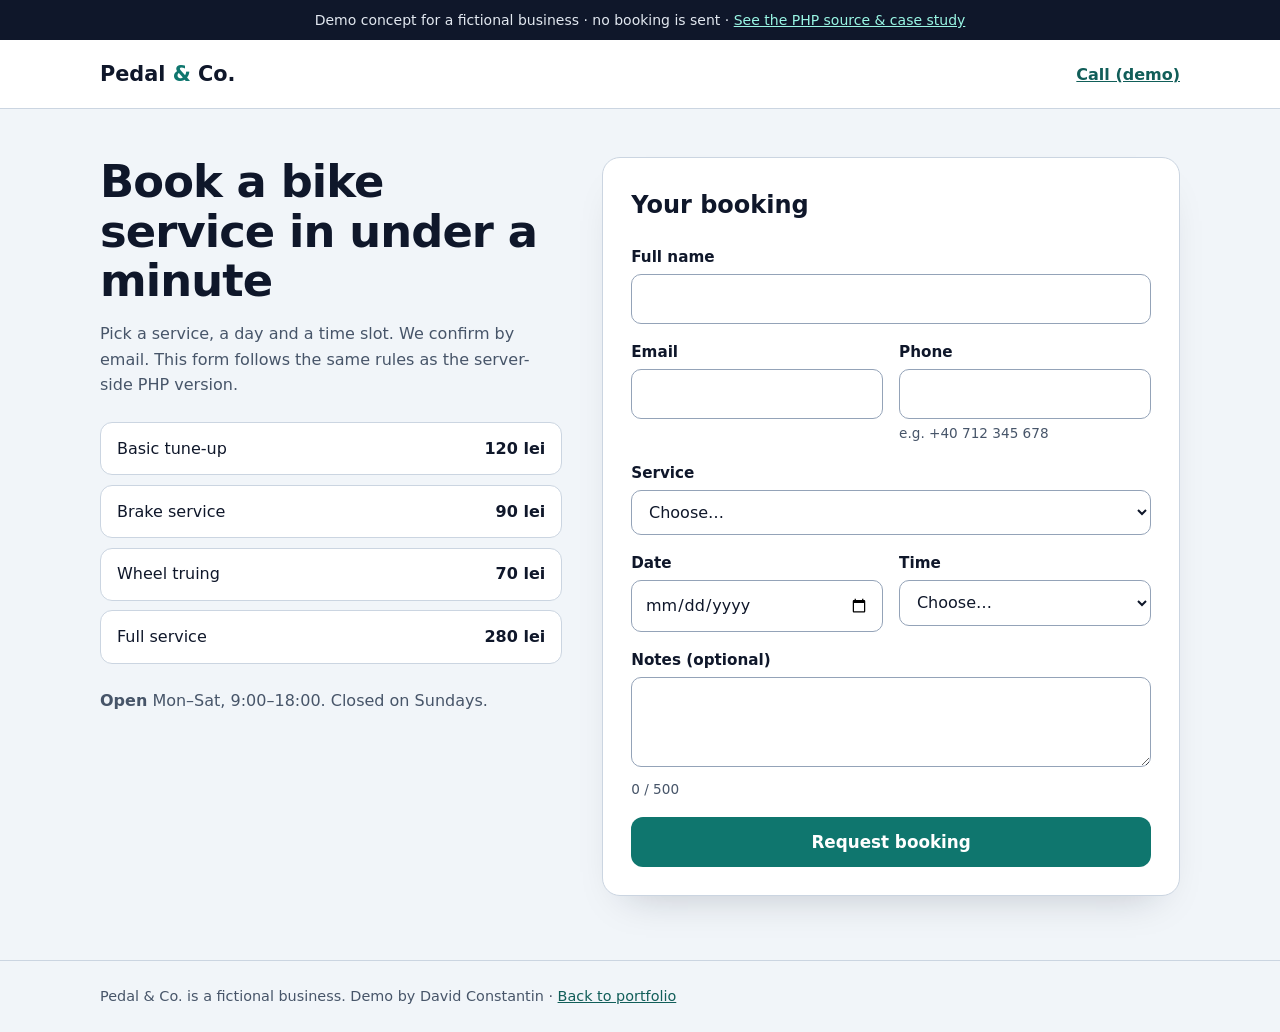
<file: demos/booking/index.html>
<!doctype html>
<html lang="en">
<head>
<meta charset="utf-8">
<meta name="viewport" content="width=device-width, initial-scale=1">
<title>Pedal &amp; Co. — Book a bike service (demo booking form)</title>
<meta name="description" content="Demo booking form for a fictional bike-repair shop. Same validation rules as the PHP version, re-implemented in JavaScript for static hosting.">
<link rel="canonical" href="https://davidgeorgeconstantin-spec.github.io/demos/booking/">
<link rel="icon" href="/assets/img/favicon.svg" type="image/svg+xml">
<style>
:root{--ink:#0f172a;--muted:#475569;--bg:#f1f5f9;--card:#fff;--line:#cbd5e1;--brand:#0f766e;--brand-d:#115e59;--err:#b91c1c;--ok:#166534}
*{box-sizing:border-box}body{margin:0;font-family:system-ui,-apple-system,"Segoe UI",Roboto,sans-serif;background:var(--bg);color:var(--ink);line-height:1.6}
.demo-bar{background:var(--ink);color:#e2e8f0;font-size:14px;text-align:center;padding:9px 12px;margin:0}.demo-bar a{color:#99f6e4}
.skip{position:absolute;left:1rem;top:-80px;background:var(--brand);color:#fff;padding:.6rem 1rem;border-radius:8px}.skip:focus{top:1rem}
header{background:#fff;border-bottom:1px solid var(--line)}header .w{display:flex;align-items:center;justify-content:space-between;height:68px}
.w{width:min(1080px,100% - 2.5rem);margin:auto}.logo{font-weight:800;font-size:1.3rem;text-decoration:none;color:var(--ink)}.logo span{color:var(--brand)}
header a.tel{color:var(--brand-d);font-weight:700}
.layout{display:grid;grid-template-columns:1fr 1.25fr;gap:2.5rem;padding:3rem 0 4rem;align-items:start}
@media (max-width:820px){.layout{grid-template-columns:1fr}}
h1{font-size:clamp(2rem,4.5vw,2.8rem);line-height:1.1;margin:0 0 1rem;letter-spacing:-.02em}
.intro p{color:var(--muted)}
.svc{list-style:none;padding:0;margin:1.5rem 0;display:grid;gap:.6rem}.svc li{background:#fff;border:1px solid var(--line);border-radius:12px;padding:.8rem 1rem;display:flex;justify-content:space-between}
.card{background:var(--card);border:1px solid var(--line);border-radius:18px;padding:1.75rem;box-shadow:0 20px 40px -24px rgba(15,23,42,.25)}
.row{display:grid;grid-template-columns:1fr 1fr;gap:1rem}@media (max-width:520px){.row{grid-template-columns:1fr}}
.field{margin-bottom:1rem}label{display:block;font-weight:600;font-size:.95rem;margin-bottom:.3rem}
input,select,textarea{width:100%;font:inherit;padding:.7rem .8rem;border:1.5px solid #94a3b8;border-radius:10px;background:#fff;color:var(--ink)}
textarea{min-height:90px;resize:vertical}
input:focus-visible,select:focus-visible,textarea:focus-visible,button:focus-visible,a:focus-visible{outline:3px solid #f59e0b;outline-offset:2px}
[aria-invalid="true"]{border-color:var(--err);background:#fef2f2}
.err{color:var(--err);font-size:.88rem;margin:.3rem 0 0;font-weight:600}
.hint{color:var(--muted);font-size:.85rem;margin:.25rem 0 0}
.summary{border:2px solid var(--err);background:#fef2f2;border-radius:12px;padding:1rem 1.2rem;margin-bottom:1.2rem}.summary:focus{outline:3px solid #f59e0b}
.summary h2{font-size:1.05rem;margin:0 0 .4rem;color:var(--err)}.summary ul{margin:0;padding-left:1.2rem}.summary a{color:var(--err)}
.ok{border:2px solid var(--ok);background:#f0fdf4;border-radius:12px;padding:1rem 1.2rem;margin-bottom:1.2rem}.ok:focus{outline:3px solid #f59e0b}
button{width:100%;background:var(--brand);color:#fff;border:0;border-radius:12px;padding:.95rem;font:700 1.05rem system-ui,sans-serif;cursor:pointer}button:hover{background:var(--brand-d)}
.hp{position:absolute;left:-9999px}
footer{border-top:1px solid var(--line);padding:1.5rem 0;color:var(--muted);font-size:.9rem}
footer a{color:var(--brand-d)}
</style>
</head>
<body>
<a class="skip" href="#booking">Skip to booking form</a>
<aside class="demo-bar" aria-label="Demo notice">Demo concept for a fictional business &middot; no booking is sent &middot; <a href="/projects/php-booking/">See the PHP source &amp; case study</a></aside>
<header><div class="w"><a class="logo" href="#booking">Pedal <span>&amp;</span> Co.</a><a class="tel" href="tel:+40700000000">Call (demo)</a></div></header>
<main class="w layout">
  <section class="intro" aria-labelledby="t">
    <h1 id="t">Book a bike service in under a minute</h1>
    <p>Pick a service, a day and a time slot. We confirm by email. This form follows the same rules as the server-side PHP version.</p>
    <ul class="svc" aria-label="Services and prices">
      <li><span>Basic tune-up</span><b>120 lei</b></li>
      <li><span>Brake service</span><b>90 lei</b></li>
      <li><span>Wheel truing</span><b>70 lei</b></li>
      <li><span>Full service</span><b>280 lei</b></li>
    </ul>
    <p><strong>Open</strong> Mon&ndash;Sat, 9:00&ndash;18:00. Closed on Sundays.</p>
  </section>

  <section class="card" aria-labelledby="ft">
    <h2 id="ft" style="margin-top:0">Your booking</h2>
    <div id="status" tabindex="-1"></div>
    <form id="booking" novalidate>
      <div class="hp" aria-hidden="true"><label for="website">Website</label><input id="website" name="website" type="text" tabindex="-1" autocomplete="off"></div>
      <div class="field"><label for="name">Full name</label><input id="name" name="name" type="text" autocomplete="name" required maxlength="80"></div>
      <div class="row">
        <div class="field"><label for="email">Email</label><input id="email" name="email" type="email" autocomplete="email" required></div>
        <div class="field"><label for="phone">Phone</label><input id="phone" name="phone" type="tel" autocomplete="tel" required aria-describedby="phone-hint"><p class="hint" id="phone-hint">e.g. +40 712 345 678</p></div>
      </div>
      <div class="field"><label for="service">Service</label>
        <select id="service" name="service" required><option value="">Choose&hellip;</option><option value="tune-up">Basic tune-up</option><option value="brakes">Brake service</option><option value="wheel">Wheel truing</option><option value="full">Full service</option></select></div>
      <div class="row">
        <div class="field"><label for="date">Date</label><input id="date" name="date" type="date" required></div>
        <div class="field"><label for="time">Time</label>
          <select id="time" name="time" required><option value="">Choose&hellip;</option><option>09:00</option><option>10:00</option><option>11:00</option><option>12:00</option><option>14:00</option><option>15:00</option><option>16:00</option><option>17:00</option></select></div>
      </div>
      <div class="field"><label for="notes">Notes (optional)</label><textarea id="notes" name="notes" maxlength="500" aria-describedby="notes-count"></textarea><p class="hint" id="notes-count">0 / 500</p></div>
      <button type="submit">Request booking</button>
    </form>
  </section>
</main>
<footer><div class="w">Pedal &amp; Co. is a fictional business. Demo by David Constantin &middot; <a href="/">Back to portfolio</a></div></footer>
<script>
(function () {
  var SERVICES = { 'tune-up': 'Basic tune-up', brakes: 'Brake service', wheel: 'Wheel truing', full: 'Full service' };
  var HOURS = ['09:00', '10:00', '11:00', '12:00', '14:00', '15:00', '16:00', '17:00'];
  var form = document.getElementById('booking'), status = document.getElementById('status');
  var pad = function (n) { return String(n).padStart(2, '0'); };
  var iso = function (d) { return d.getFullYear() + '-' + pad(d.getMonth() + 1) + '-' + pad(d.getDate()); };
  var today = new Date(); today.setHours(0, 0, 0, 0);
  var max = new Date(today); max.setDate(max.getDate() + 60);
  form.date.min = iso(today); form.date.max = iso(max);
  form.notes.addEventListener('input', function () { document.getElementById('notes-count').textContent = form.notes.value.length + ' / 500'; });

  // Same rules as validate_booking() in booking.php
  function validate(d) {
    var e = {};
    if (d.name.length < 2 || d.name.length > 80) e.name = 'Please enter your name (2–80 characters).';
    if (!/^[^\s@]+@[^\s@]+\.[^\s@]{2,}$/.test(d.email)) e.email = 'Please enter a valid email address.';
    if (!/^\+?[0-9]{9,15}$/.test(d.phone)) e.phone = 'Please enter a valid phone number (9–15 digits).';
    if (!SERVICES.hasOwnProperty(d.service)) e.service = 'Please choose a service from the list.';
    var m = /^(\d{4})-(\d{2})-(\d{2})$/.exec(d.date), dt = m && new Date(+m[1], m[2] - 1, +m[3]);
    if (!dt || iso(dt) !== d.date) e.date = 'Please choose a valid date.';
    else if (dt < today) e.date = 'The date cannot be in the past.';
    else if (dt > max) e.date = 'You can book up to 60 days ahead.';
    else if (dt.getDay() === 0) e.date = 'We are closed on Sundays.';
    if (HOURS.indexOf(d.time) === -1) e.time = 'Please choose one of the available time slots.';
    if (d.notes.length > 500) e.notes = 'Notes can be at most 500 characters.';
    return e;
  }

  function clearErrors() {
    form.querySelectorAll('.err').forEach(function (p) { p.remove(); });
    form.querySelectorAll('[aria-invalid]').forEach(function (f) {
      f.removeAttribute('aria-invalid');
      var ids = (f.getAttribute('aria-describedby') || '').split(' ').filter(function (x) { return x && x.slice(-4) !== '-err'; });
      ids.length ? f.setAttribute('aria-describedby', ids.join(' ')) : f.removeAttribute('aria-describedby');
    });
  }

  form.addEventListener('submit', function (ev) {
    ev.preventDefault(); clearErrors(); status.innerHTML = '';
    if (form.website.value) return; // honeypot
    var d = {
      name: form.name.value.trim(), email: form.email.value.trim(), phone: form.phone.value.replace(/[\s().-]/g, ''),
      service: form.service.value, date: form.date.value, time: form.time.value, notes: form.notes.value.trim()
    };
    var errors = validate(d), keys = Object.keys(errors);
    if (keys.length) {
      var list = keys.map(function (k) { return '<li><a href="#' + k + '">' + errors[k] + '</a></li>'; }).join('');
      status.className = 'summary';
      status.innerHTML = '<h2>Please fix ' + keys.length + ' field' + (keys.length > 1 ? 's' : '') + '</h2><ul>' + list + '</ul>';
      keys.forEach(function (k) {
        var f = form.elements[k], p = document.createElement('p');
        p.className = 'err'; p.id = k + '-err'; p.textContent = errors[k];
        f.setAttribute('aria-invalid', 'true');
        f.setAttribute('aria-describedby', ((f.getAttribute('aria-describedby') || '') + ' ' + p.id).trim());
        f.parentNode.appendChild(p);
      });
      status.focus();
      return;
    }
    status.className = 'ok';
    status.textContent = 'Thank you, ' + d.name + '! Your ' + SERVICES[d.service] + ' on ' + d.date + ' at ' + d.time + ' was checked successfully. (Demo: nothing was sent.)';
    form.reset(); status.focus();
  });
})();
</script>
</body>
</html>
</file>
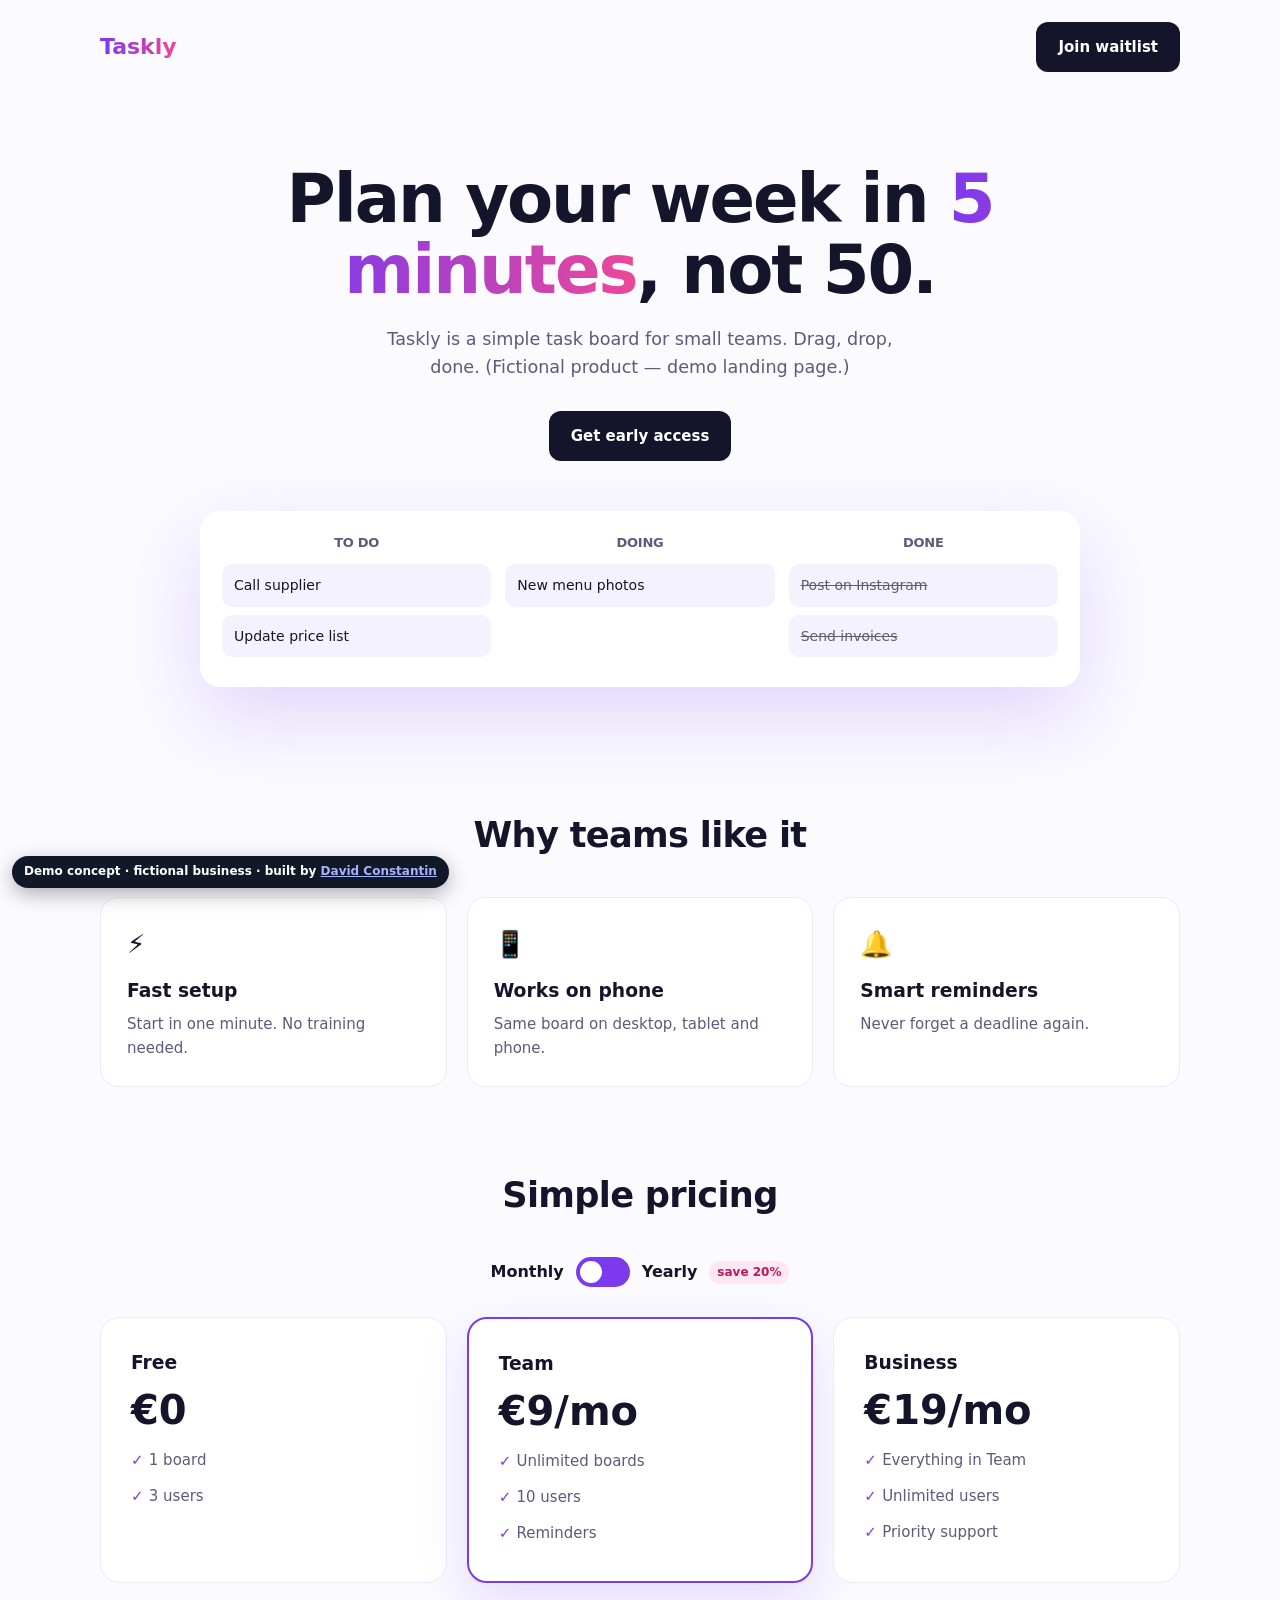
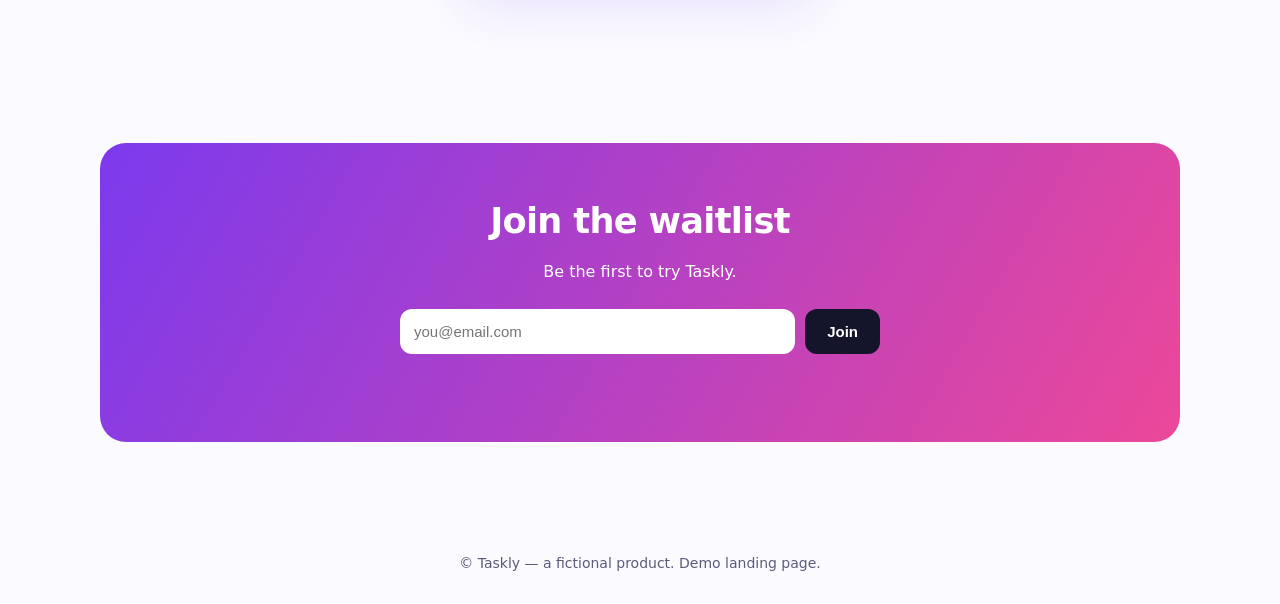
<file: demos/launch/index.html>
<!doctype html><html lang="en"><head><meta charset="utf-8"><meta name="viewport" content="width=device-width,initial-scale=1"><title>Taskly — Demo product landing page</title><meta name="description" content="Demo SaaS landing page for a fictional task app: pricing toggle, feature grid and waitlist form. Built by David Constantin."><link rel="icon" href="/assets/img/favicon.svg" type="image/svg+xml">
<style>
:root{--bg:#fafaff;--ink:#14142b;--p:#7c3aed;--p2:#ec4899;--mut:#5b5b7a}
*{box-sizing:border-box;margin:0;padding:0}body{font-family:system-ui,-apple-system,"Segoe UI",sans-serif;background:var(--bg);color:var(--ink);line-height:1.6}.w{width:min(1080px,92%);margin:auto}
nav{display:flex;justify-content:space-between;align-items:center;padding:22px 0}nav b{font-size:22px}nav b span{background:linear-gradient(90deg,var(--p),var(--p2));-webkit-background-clip:text;background-clip:text;color:transparent}
.btn{display:inline-block;background:var(--ink);color:#fff;padding:13px 22px;border-radius:12px;text-decoration:none;font-weight:600;border:0;cursor:pointer;font-size:15px}
.hero{text-align:center;padding:70px 0 40px}.hero h1{font-size:clamp(2.4rem,6vw,4.2rem);line-height:1.05;letter-spacing:-.03em;max-width:820px;margin:auto}.hero h1 em{font-style:normal;background:linear-gradient(90deg,var(--p),var(--p2));-webkit-background-clip:text;background-clip:text;color:transparent}.hero p{color:var(--mut);max-width:560px;margin:20px auto 30px;font-size:1.1rem}
.mock{margin:50px auto 0;max-width:880px;border-radius:20px;background:#fff;box-shadow:0 30px 80px rgba(124,58,237,.18);padding:22px;display:grid;grid-template-columns:repeat(3,1fr);gap:14px;text-align:left}.col .ch{font-size:13px;color:var(--mut);margin-bottom:10px}.task{background:#f4f2ff;border-radius:10px;padding:10px 12px;font-size:14px;margin-bottom:8px}.task.d{text-decoration:line-through;color:#5f5f6b}
section{padding:80px 0}h2{text-align:center;font-size:2.2rem;letter-spacing:-.02em;margin-bottom:34px}
.feat{display:grid;grid-template-columns:repeat(3,1fr);gap:20px}.feat div{background:#fff;border-radius:18px;padding:26px;border:1px solid #ece9fb}.feat span{font-size:26px}.feat h3{margin:10px 0 6px}.feat p{color:var(--mut);font-size:15px}
.tog{display:flex;justify-content:center;align-items:center;gap:12px;margin-bottom:30px;font-weight:600}.sw{width:54px;height:30px;border-radius:99px;background:var(--p);position:relative;cursor:pointer;border:0}.sw::after{content:"";position:absolute;top:4px;left:4px;width:22px;height:22px;border-radius:50%;background:#fff;transition:.2s}.sw.y::after{left:28px}.save{font-size:12px;background:#fce7f3;color:#be185d;padding:2px 8px;border-radius:99px}
.plans{display:grid;grid-template-columns:repeat(3,1fr);gap:20px}.plan{background:#fff;border-radius:20px;padding:30px;border:1px solid #ece9fb}.plan.hot{border:2px solid var(--p);box-shadow:0 20px 50px rgba(124,58,237,.15)}.plan .n{font-size:40px;font-weight:800}.plan li{list-style:none;padding:6px 0;color:var(--mut);font-size:15px}.plan li::before{content:"✓ ";color:var(--p);font-weight:800}
.wait{background:linear-gradient(120deg,var(--p),var(--p2));color:#fff;border-radius:26px;padding:50px 30px;text-align:center}.wait h2{margin-bottom:10px}.wait form{display:flex;gap:10px;max-width:480px;margin:24px auto 0}.wait input{flex:1;padding:14px;border-radius:12px;border:0;font-size:15px}#wm{margin-top:14px;min-height:24px}
footer{text-align:center;padding:30px;color:var(--mut);font-size:14px}
@media(max-width:760px){.mock,.feat,.plans{grid-template-columns:1fr}.wait form{flex-direction:column}}
</style></head><body>
<main>
<div class="w"><nav><b><span>Taskly</span></b><a class="btn" href="#wait">Join waitlist</a></nav>
<header class="hero"><h1>Plan your week in <em>5 minutes</em>, not 50.</h1><p>Taskly is a simple task board for small teams. Drag, drop, done. (Fictional product — demo landing page.)</p><a class="btn" href="#wait">Get early access</a>
<div class="mock"><div class="col"><h2 class="ch">TO DO</h2><div class="task">Call supplier</div><div class="task">Update price list</div></div><div class="col"><h2 class="ch">DOING</h2><div class="task">New menu photos</div></div><div class="col"><h2 class="ch">DONE</h2><div class="task d">Post on Instagram</div><div class="task d">Send invoices</div></div></div></header></div>
<section><div class="w"><h2>Why teams like it</h2><div class="feat"><div><span>⚡</span><h3>Fast setup</h3><p>Start in one minute. No training needed.</p></div><div><span>📱</span><h3>Works on phone</h3><p>Same board on desktop, tablet and phone.</p></div><div><span>🔔</span><h3>Smart reminders</h3><p>Never forget a deadline again.</p></div></div></div></section>
<section style="padding-top:0"><div class="w"><h2>Simple pricing</h2><div class="tog">Monthly <button type="button" class="sw" id="sw" aria-pressed="false" aria-label="Yearly pricing"></button> Yearly <span class="save">save 20%</span></div>
<div class="plans"><div class="plan"><h3>Free</h3><div class="n" data-m="0">€0</div><ul><li>1 board</li><li>3 users</li></ul></div><div class="plan hot"><h3>Team</h3><div class="n" data-m="9">€9</div><ul><li>Unlimited boards</li><li>10 users</li><li>Reminders</li></ul></div><div class="plan"><h3>Business</h3><div class="n" data-m="19">€19</div><ul><li>Everything in Team</li><li>Unlimited users</li><li>Priority support</li></ul></div></div></div></section>
<section id="wait"><div class="w"><div class="wait"><h2>Join the waitlist</h2><p>Be the first to try Taskly.</p><form id="wf" novalidate><input id="we" type="email" autocomplete="email" aria-label="Email address" placeholder="you@email.com"><button type="submit" class="btn">Join</button></form><p id="wm" role="status"></p></div></div></section>
</main>
<footer>© Taskly — a fictional product. Demo landing page.</footer>
<aside aria-label="Demo notice" style="position:fixed;bottom:12px;left:12px;z-index:999;background:#111827;color:#fff;font:600 12px/1.3 system-ui,sans-serif;padding:8px 12px;border-radius:999px;box-shadow:0 6px 20px rgba(0,0,0,.3)">Demo concept · fictional business · built by <a href="/" style="color:#a5b4fc">David Constantin</a></aside>
<script>
const sw=document.getElementById('sw');sw.onclick=()=>{const y=sw.classList.toggle('y');sw.setAttribute('aria-pressed',y);document.querySelectorAll('.n').forEach(n=>{const m=+n.dataset.m;n.textContent='€'+(y?Math.round(m*12*.8):m)+(m?(y?'/yr':'/mo'):'')})};
document.querySelectorAll('.n').forEach(n=>{if(+n.dataset.m)n.textContent+='/mo'});
document.getElementById('wf').onsubmit=e=>{e.preventDefault();const v=document.getElementById('we').value,ok=/^[^@\s]+@[^@\s]+\.[^@\s]+$/.test(v);document.getElementById('wm').textContent=ok?'🎉 You are on the list! (Demo — no data was sent.)':'Please enter a valid email address.'};
</script></body></html>
</file>
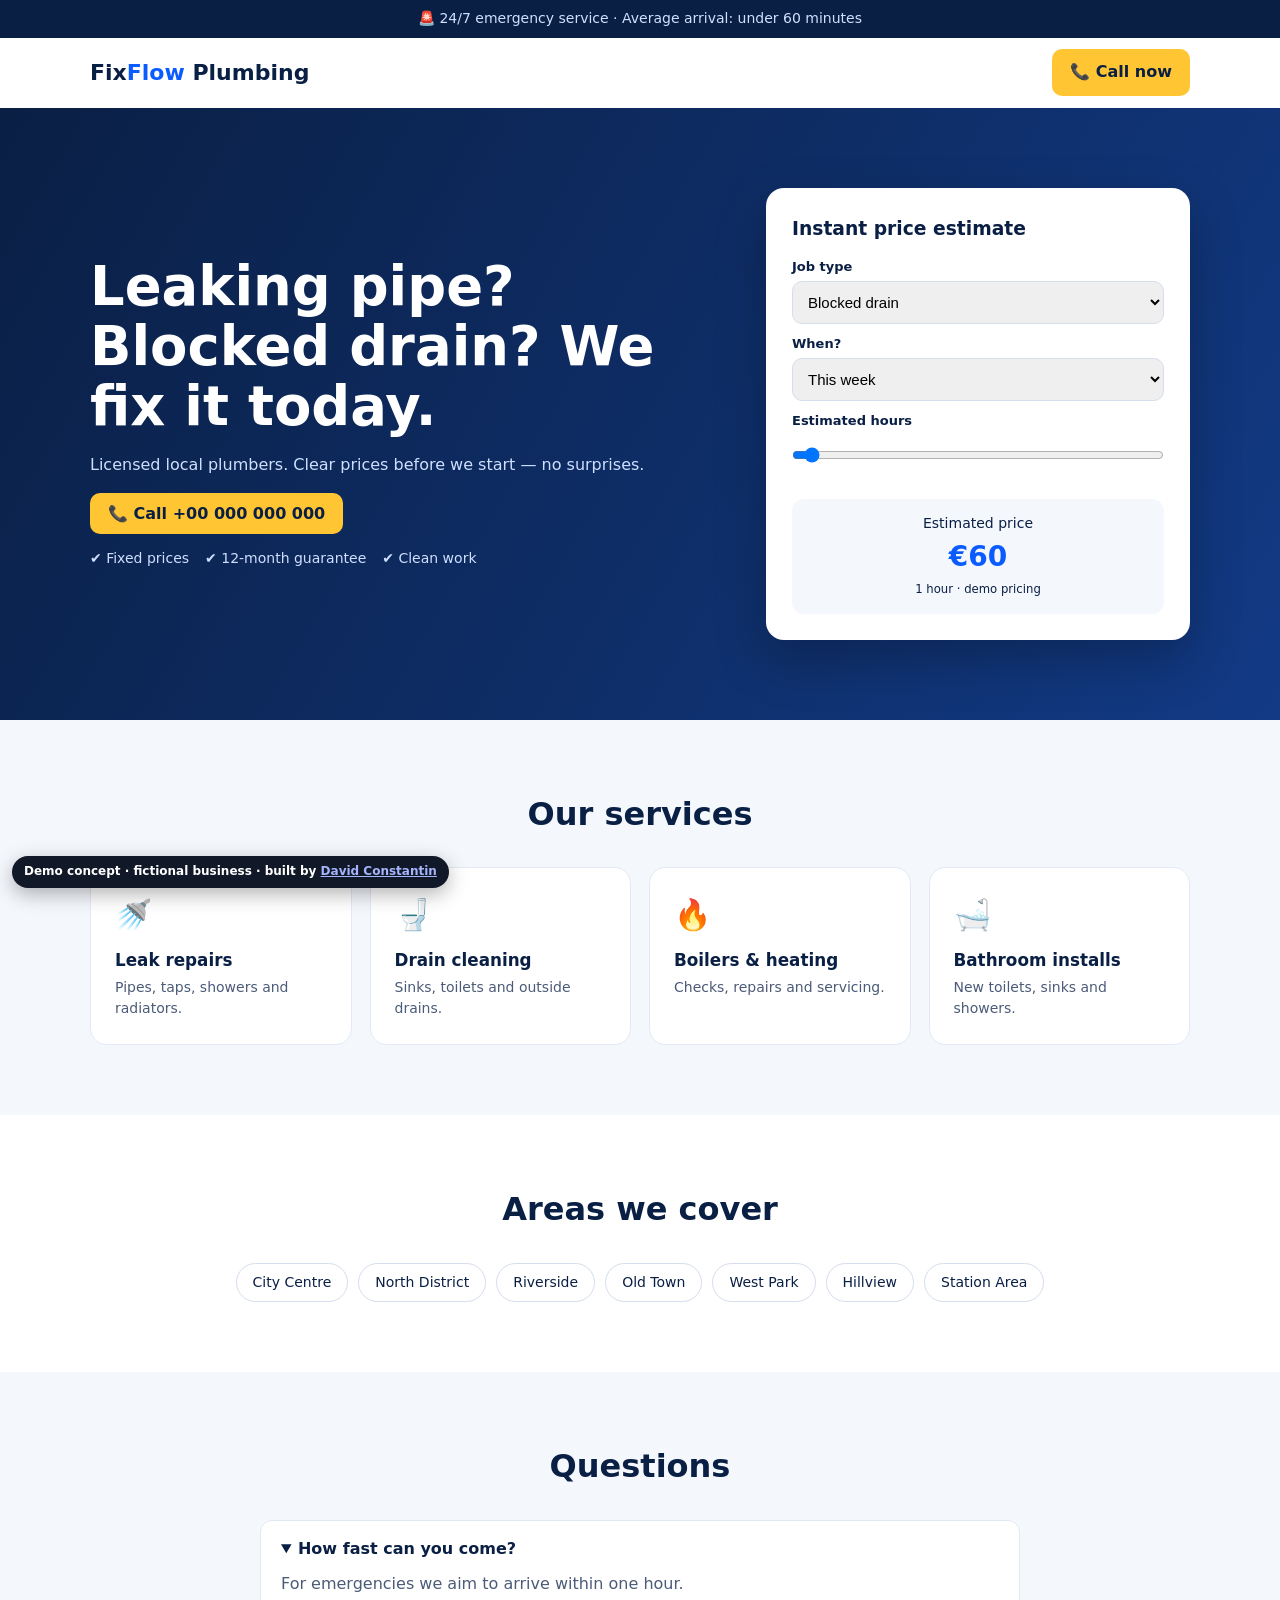
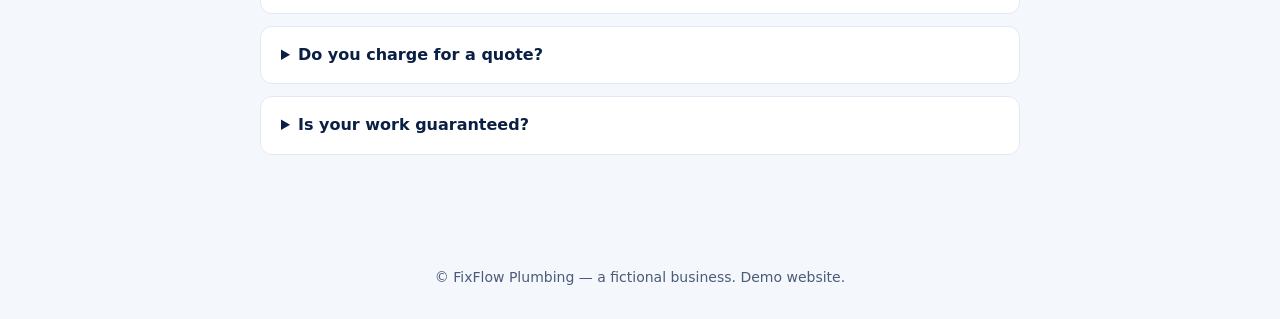
<file: demos/plumber/index.html>
<!doctype html><html lang="en"><head><meta charset="utf-8"><meta name="viewport" content="width=device-width,initial-scale=1"><title>FixFlow Plumbing — Demo local service website</title><meta name="description" content="Demo local service website for a fictional plumber: click-to-call, FAQ and an instant price estimator. Built by David Constantin."><link rel="icon" href="/assets/img/favicon.svg" type="image/svg+xml">
<style>
:root{--blue:#0b5cff;--navy:#0a1f44;--yel:#ffc533;--bg:#f4f7fc}
*{box-sizing:border-box;margin:0;padding:0}body{font-family:system-ui,-apple-system,"Segoe UI",sans-serif;background:var(--bg);color:var(--navy);line-height:1.55}.w{width:min(1100px,92%);margin:auto}
.top{background:var(--navy);color:#cfe0ff;font-size:14px;text-align:center;padding:8px}
nav{background:#fff;box-shadow:0 2px 10px rgba(10,31,68,.06)}nav .w{display:flex;justify-content:space-between;align-items:center;height:70px}nav b{font-size:22px}nav b i{color:var(--blue);font-style:normal}
.call{background:var(--yel);color:var(--navy);padding:11px 18px;border-radius:10px;font-weight:800;text-decoration:none}
.hero{background:linear-gradient(120deg,var(--navy),#123a85);color:#fff;padding:80px 0}.hero .w{display:grid;grid-template-columns:1.2fr .8fr;gap:40px;align-items:center}.hero h1{font-size:clamp(2.2rem,5vw,3.4rem);line-height:1.1;margin-bottom:16px}.hero p{color:#cfe0ff;margin-bottom:24px}.badges{display:flex;gap:16px;flex-wrap:wrap;font-size:14px;color:#cfe0ff}
.est{background:#fff;color:var(--navy);border-radius:18px;padding:26px;box-shadow:0 20px 50px rgba(0,0,0,.25)}.est h3{margin-bottom:14px}.est label{display:block;font-size:13px;font-weight:600;margin:10px 0 4px}.est select,.est input{width:100%;padding:11px;border:1px solid #d5deec;border-radius:10px;font-size:15px}.price{margin-top:16px;background:var(--bg);border-radius:12px;padding:14px;text-align:center;font-size:14px}.price b{display:block;font-size:28px;color:var(--blue)}
section{padding:70px 0}h2{font-size:2rem;margin-bottom:28px;text-align:center}
.svc{display:grid;grid-template-columns:repeat(4,1fr);gap:18px}.svc div{background:#fff;border-radius:16px;padding:24px;border:1px solid #e3e9f4}.svc span{font-size:30px}.svc h3{margin:8px 0 4px;font-size:1.05rem}.svc p{font-size:14px;color:#4b5b78}
.areas{display:flex;flex-wrap:wrap;gap:10px;justify-content:center}.areas span{background:#fff;border:1px solid #d5deec;padding:8px 16px;border-radius:99px;font-size:14px}
.faq{max-width:760px;margin:auto}details{background:#fff;border:1px solid #e3e9f4;border-radius:12px;padding:16px 20px;margin-bottom:12px}summary{font-weight:700;cursor:pointer}details p{margin-top:10px;color:#4b5b78}
.sticky{display:none}footer{text-align:center;padding:30px;font-size:14px;color:#4b5b78}
@media(max-width:820px){.hero .w,.svc{grid-template-columns:1fr}.svc{grid-template-columns:1fr 1fr}nav .call{display:none}.sticky{display:block;position:fixed;bottom:0;left:0;right:0;background:var(--yel);text-align:center;padding:16px;font-weight:800;color:var(--navy);text-decoration:none;z-index:99}footer{padding-bottom:80px}}
@media(max-width:480px){.svc{grid-template-columns:1fr}}
.est .est-t{font-size:1.17em;text-align:left;margin-bottom:14px}</style></head><body>
<aside class="top" aria-label="Emergency service">🚨 24/7 emergency service · Average arrival: under 60 minutes</aside>
<nav aria-label="Main"><div class="w"><b>Fix<i>Flow</i> Plumbing</b><a class="call" href="tel:+000000000">📞 Call now</a></div></nav>
<main>
<header class="hero"><div class="w"><div><h1>Leaking pipe? Blocked drain? We fix it today.</h1><p>Licensed local plumbers. Clear prices before we start — no surprises.</p><a class="call" href="tel:+000000000">📞 Call +00&nbsp;000&nbsp;000&nbsp;000</a><div class="badges" style="margin-top:22px"><span>✔ Fixed prices</span><span>✔ 12-month guarantee</span><span>✔ Clean work</span></div></div>
<div class="est"><h2 class="est-t">Instant price estimate</h2><label for="job">Job type</label><select id="job"><option value="60">Blocked drain</option><option value="80">Leak repair</option><option value="120">Boiler check</option><option value="150">Tap / toilet install</option></select><label for="urg">When?</label><select id="urg"><option value="1">This week</option><option value="1.3">Today</option><option value="1.6">Emergency (now)</option></select><label for="hrs">Estimated hours</label><input id="hrs" type="range" min="1" max="5" value="1"><div class="price" aria-live="polite">Estimated price<b id="p">€60</b><small id="h">1 hour</small></div></div></div></header>
<section><div class="w"><h2>Our services</h2><div class="svc"><div><span>🚿</span><h3>Leak repairs</h3><p>Pipes, taps, showers and radiators.</p></div><div><span>🚽</span><h3>Drain cleaning</h3><p>Sinks, toilets and outside drains.</p></div><div><span>🔥</span><h3>Boilers &amp; heating</h3><p>Checks, repairs and servicing.</p></div><div><span>🛁</span><h3>Bathroom installs</h3><p>New toilets, sinks and showers.</p></div></div></div></section>
<section style="background:#fff"><div class="w"><h2>Areas we cover</h2><div class="areas"><span>City Centre</span><span>North District</span><span>Riverside</span><span>Old Town</span><span>West Park</span><span>Hillview</span><span>Station Area</span></div></div></section>
<section><div class="w"><h2>Questions</h2><div class="faq"><details open><summary>How fast can you come?</summary><p>For emergencies we aim to arrive within one hour.</p></details><details><summary>Do you charge for a quote?</summary><p>No. You get a clear price before any work starts.</p></details><details><summary>Is your work guaranteed?</summary><p>Yes, all repairs come with a 12-month guarantee.</p></details></div></div></section>
</main>
<footer>© FixFlow Plumbing — a fictional business. Demo website.</footer>
<nav aria-label="Quick call"><a class="sticky" href="tel:+000000000">📞 Tap to call now</a></nav>
<aside aria-label="Demo notice" style="position:fixed;bottom:12px;left:12px;z-index:999;background:#111827;color:#fff;font:600 12px/1.3 system-ui,sans-serif;padding:8px 12px;border-radius:999px;box-shadow:0 6px 20px rgba(0,0,0,.3)">Demo concept · fictional business · built by <a href="/" style="color:#a5b4fc">David Constantin</a></aside>
<script>
const j=document.getElementById('job'),u=document.getElementById('urg'),h=document.getElementById('hrs');
function calc(){const v=Math.round(+j.value*+u.value+(h.value-1)*45);document.getElementById('p').textContent='€'+v;document.getElementById('h').textContent=h.value+(h.value==1?' hour':' hours')+' · demo pricing'}
[j,u,h].forEach(e=>e.oninput=calc);calc();
</script></body></html>
</file>
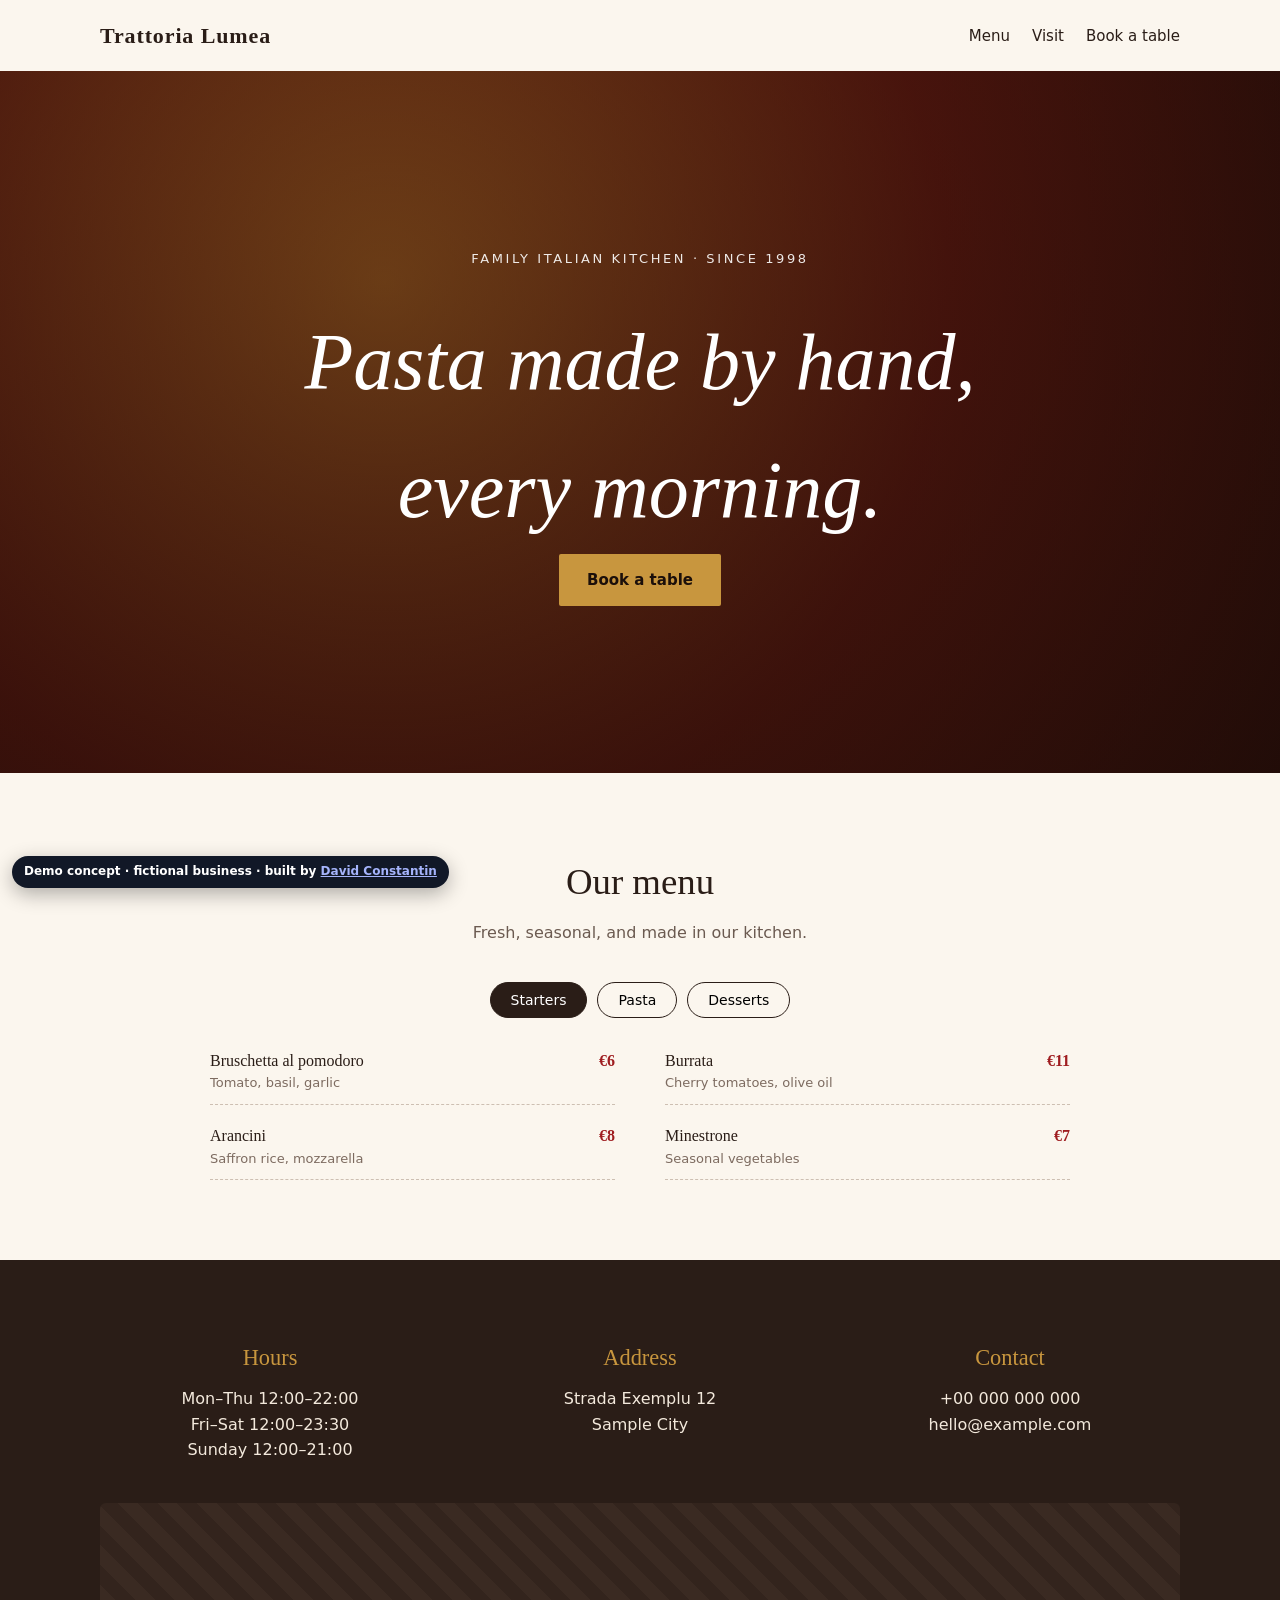
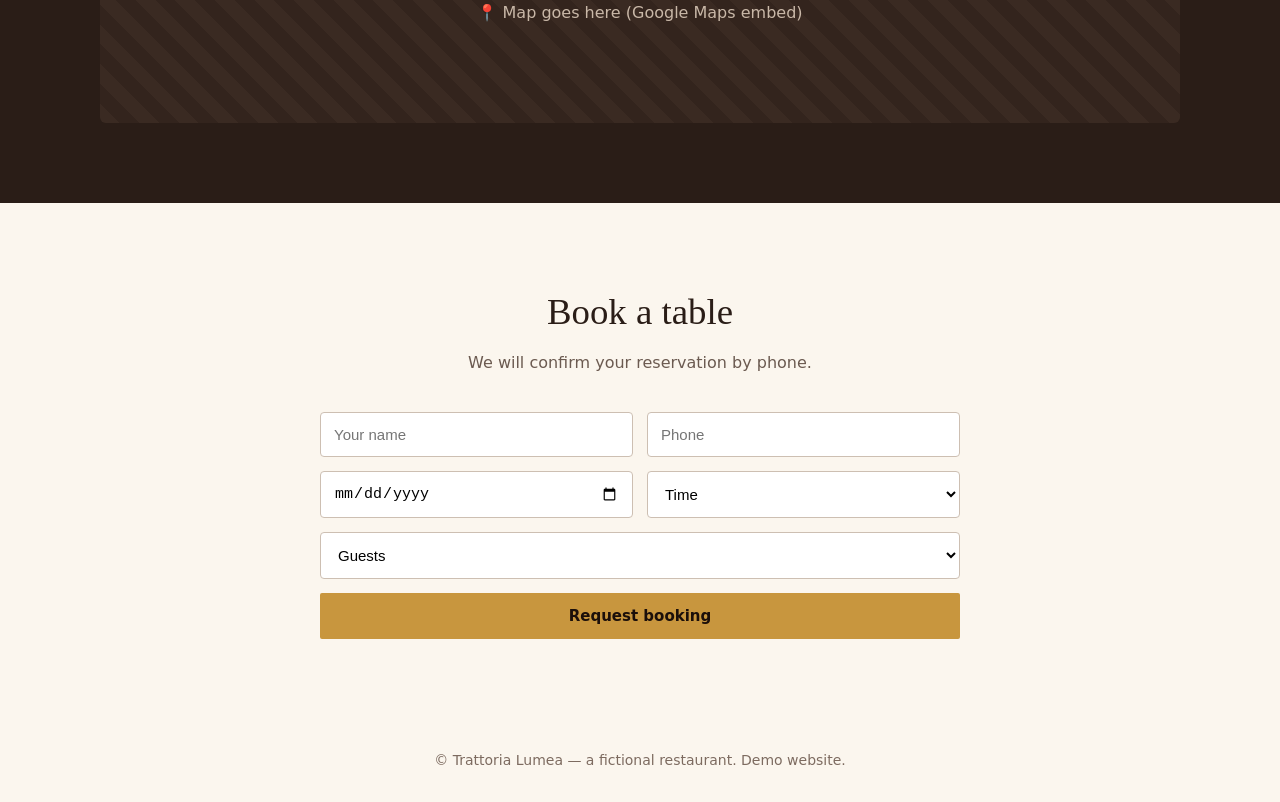
<file: demos/restaurant/index.html>
<!doctype html><html lang="en"><head><meta charset="utf-8"><meta name="viewport" content="width=device-width,initial-scale=1"><title>Trattoria Lumea — Demo restaurant website</title><meta name="description" content="Demo restaurant website for a fictional Italian trattoria: menu tabs, opening hours and a table-booking form. Built by David Constantin."><link rel="icon" href="/assets/img/favicon.svg" type="image/svg+xml">
<style>
:root{--red:#9f1d20;--cream:#fbf6ee;--ink:#2a1d17;--gold:#c8963e}
*{box-sizing:border-box;margin:0;padding:0}body{font-family:Georgia,"Times New Roman",serif;background:var(--cream);color:var(--ink);line-height:1.6}
a{color:inherit}.w{width:min(1080px,92%);margin:auto}
nav{display:flex;justify-content:space-between;align-items:center;padding:18px 0}nav b{font-size:22px;letter-spacing:.04em}nav .l a{margin-left:22px;text-decoration:none;font-family:system-ui,sans-serif;font-size:15px}
.hero{min-height:78vh;display:grid;place-items:center;text-align:center;color:#fff;background:linear-gradient(rgba(30,12,8,.55),rgba(30,12,8,.7)),radial-gradient(circle at 30% 30%,#d9822b,#7a1d12 55%,#2a0d08);}
.hero h1{font-size:clamp(2.6rem,7vw,5rem);font-weight:400;font-style:italic}.hero p{font-family:system-ui,sans-serif;opacity:.9;margin:10px 0 28px;letter-spacing:.2em;text-transform:uppercase;font-size:13px}
.btn{display:inline-block;background:var(--gold);color:#1b0f0a;padding:14px 28px;border-radius:2px;font-family:system-ui,sans-serif;font-weight:700;text-decoration:none;border:0;cursor:pointer;font-size:15px}
section{padding:80px 0}h2{font-size:2.3rem;font-weight:400;text-align:center;margin-bottom:8px}.lead{text-align:center;font-family:system-ui,sans-serif;color:#6b5a50;margin-bottom:36px}
.tabs{display:flex;justify-content:center;gap:10px;margin-bottom:30px;flex-wrap:wrap}.tabs button{font-family:system-ui,sans-serif;background:none;border:1px solid var(--ink);padding:9px 20px;border-radius:99px;cursor:pointer;font-size:14px}.tabs button.on{background:var(--ink);color:#fff}
.menu{display:grid;grid-template-columns:1fr 1fr;gap:18px 50px;max-width:860px;margin:auto}.item{display:flex;justify-content:space-between;gap:16px;border-bottom:1px dashed #cdbfb2;padding-bottom:10px}.item small{display:block;font-family:system-ui,sans-serif;color:#7d6b60;font-size:13px}.item span{color:var(--red);font-weight:700;white-space:nowrap}
.info{background:var(--ink);color:#f3e9dc}.cols{display:grid;grid-template-columns:repeat(3,1fr);gap:30px;text-align:center;font-family:system-ui,sans-serif}.cols h3{font-family:Georgia,serif;color:var(--gold);font-weight:400;font-size:1.4rem;margin-bottom:10px}
.map{height:220px;margin-top:40px;border-radius:6px;background:repeating-linear-gradient(45deg,#3a2a22 0 14px,#33241d 14px 28px);display:grid;place-items:center;color:#c9b8a8;font-family:system-ui,sans-serif}
form{max-width:640px;margin:auto;display:grid;grid-template-columns:1fr 1fr;gap:14px;font-family:system-ui,sans-serif}form input,form select{padding:13px;border:1px solid #cdbfb2;background:#fff;border-radius:4px;font-size:15px}form .full{grid-column:1/-1}.ok{display:none;text-align:center;font-family:system-ui,sans-serif;color:#166534;background:#dcfce7;padding:14px;border-radius:6px;margin-top:16px}
footer{text-align:center;padding:30px;font-family:system-ui,sans-serif;font-size:14px;color:#7d6b60}
@media(max-width:720px){nav .l{display:none}.menu,.cols,form{grid-template-columns:1fr}}
</style></head><body>
<div class="w"><nav><b>Trattoria Lumea</b><div class="l"><a href="#menu">Menu</a><a href="#visit">Visit</a><a href="#book">Book a table</a></div></nav></div>
<main>
<header class="hero"><div><p>Family Italian kitchen · since 1998</p><h1>Pasta made by hand,<br>every morning.</h1><a class="btn" href="#book">Book a table</a></div></header>
<section id="menu"><div class="w"><h2>Our menu</h2><p class="lead">Fresh, seasonal, and made in our kitchen.</p>
<div class="tabs" role="group" aria-label="Menu category"><button type="button" class="on" aria-pressed="true" aria-controls="list" data-t="starters">Starters</button><button type="button" aria-pressed="false" aria-controls="list" data-t="pasta">Pasta</button><button type="button" aria-pressed="false" aria-controls="list" data-t="dolci">Desserts</button></div><div class="menu" id="list" aria-live="polite"></div></div></section>
<section id="visit" class="info"><div class="w"><div class="cols"><div><h3>Hours</h3><p>Mon–Thu 12:00–22:00<br>Fri–Sat 12:00–23:30<br>Sunday 12:00–21:00</p></div><div><h3>Address</h3><p>Strada Exemplu 12<br>Sample City</p></div><div><h3>Contact</h3><p>+00 000 000 000<br>hello@example.com</p></div></div><div class="map">📍 Map goes here (Google Maps embed)</div></div></section>
<section id="book"><div class="w"><h2>Book a table</h2><p class="lead">We will confirm your reservation by phone.</p>
<form id="f"><input required type="text" autocomplete="name" aria-label="Your name" placeholder="Your name"><input required type="tel" autocomplete="tel" aria-label="Phone" placeholder="Phone"><input required type="date" id="d" aria-label="Date"><select required aria-label="Time"><option value="">Time</option><option>12:00</option><option>13:30</option><option>18:00</option><option>19:30</option><option>21:00</option></select><select class="full" required aria-label="Number of guests"><option value="">Guests</option><option>1</option><option>2</option><option>3</option><option>4</option><option>5+</option></select><button type="submit" class="btn full">Request booking</button></form><p class="ok" id="ok" role="status">Thank you! (Demo only — no booking was sent.)</p></div></section>
</main>
<footer>© Trattoria Lumea — a fictional restaurant. Demo website.</footer>
<aside aria-label="Demo notice" style="position:fixed;bottom:12px;left:12px;z-index:999;background:#111827;color:#fff;font:600 12px/1.3 system-ui,sans-serif;padding:8px 12px;border-radius:999px;box-shadow:0 6px 20px rgba(0,0,0,.3)">Demo concept · fictional business · built by <a href="/" style="color:#a5b4fc">David Constantin</a></aside>
<script>
const M={starters:[["Bruschetta al pomodoro","Tomato, basil, garlic","€6"],["Burrata","Cherry tomatoes, olive oil","€11"],["Arancini","Saffron rice, mozzarella","€8"],["Minestrone","Seasonal vegetables","€7"]],pasta:[["Tagliatelle al ragù","Slow-cooked beef ragù","€14"],["Cacio e pepe","Pecorino, black pepper","€12"],["Ravioli ricotta","Spinach, sage butter","€13"],["Linguine allo scoglio","Seafood, white wine","€18"]],dolci:[["Tiramisù","Our family recipe","€7"],["Panna cotta","Berry sauce","€6"],["Cannoli","Ricotta, pistachio","€6"],["Affogato","Vanilla gelato, espresso","€5"]]};
const L=document.getElementById('list');function show(t){L.innerHTML=M[t].map(i=>'<div class="item"><div>'+i[0]+'<small>'+i[1]+'</small></div><span>'+i[2]+'</span></div>').join('')}show('starters');
document.querySelectorAll('.tabs button').forEach(b=>b.onclick=()=>{document.querySelectorAll('.tabs button').forEach(x=>{x.classList.remove('on');x.setAttribute('aria-pressed','false')});b.classList.add('on');b.setAttribute('aria-pressed','true');show(b.dataset.t)});
document.getElementById('d').min=new Date().toISOString().split('T')[0];
document.getElementById('f').onsubmit=e=>{e.preventDefault();document.getElementById('ok').style.display='block';e.target.reset()};
</script></body></html>
</file>
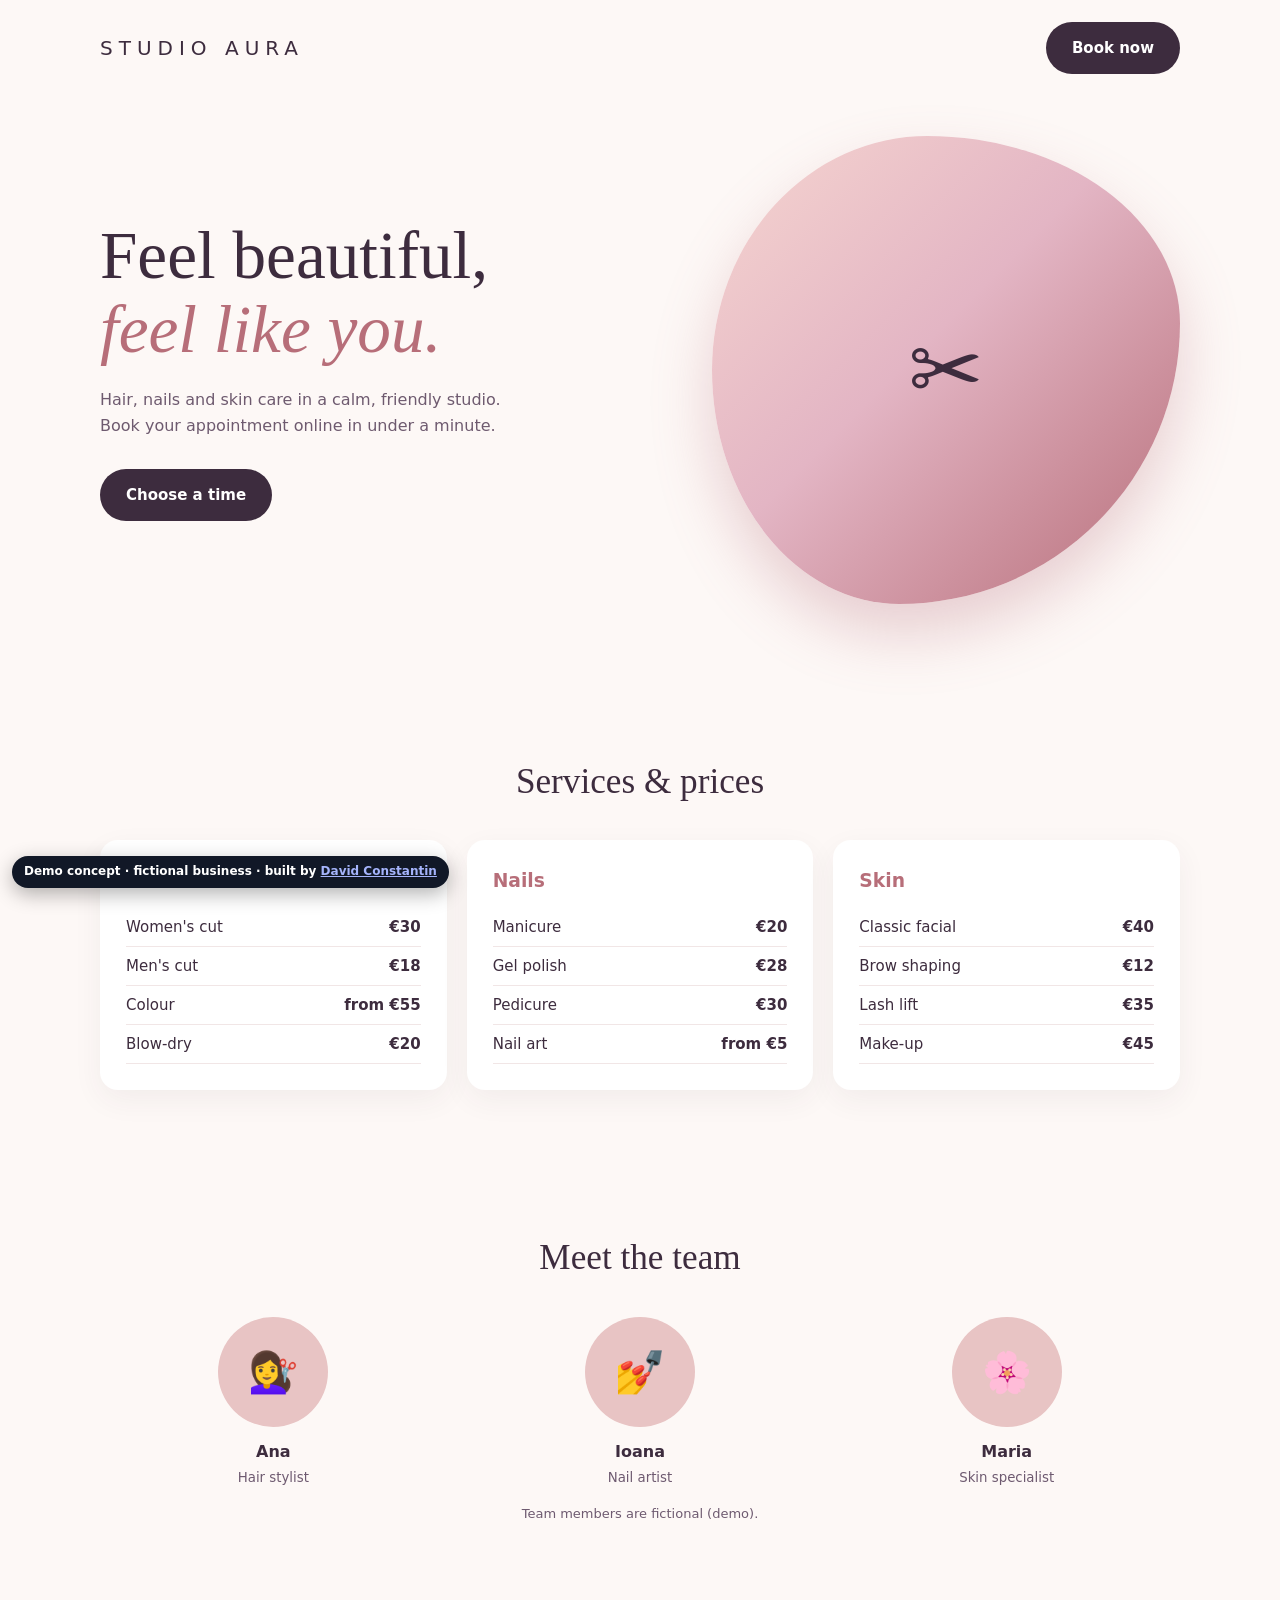
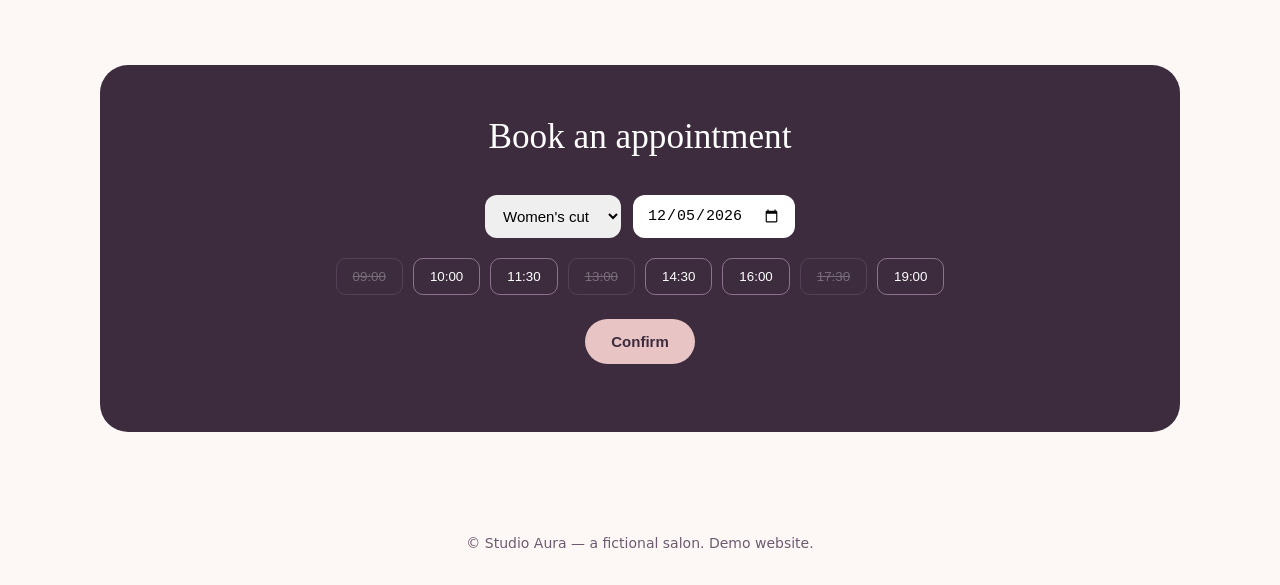
<file: demos/salon/index.html>
<!doctype html><html lang="en"><head><meta charset="utf-8"><meta name="viewport" content="width=device-width,initial-scale=1"><title>Studio Aura — Demo beauty salon website</title><meta name="description" content="Demo beauty salon website for a fictional studio: price list, team and an appointment picker with free time slots. Built by David Constantin."><link rel="icon" href="/assets/img/favicon.svg" type="image/svg+xml">
<style>
:root{--rose:#e8c4c4;--deep:#3d2c3e;--bg:#fdf8f6;--accent:#b76e79}
*{box-sizing:border-box;margin:0;padding:0}body{font-family:system-ui,-apple-system,"Segoe UI",sans-serif;background:var(--bg);color:var(--deep);line-height:1.6}.w{width:min(1080px,92%);margin:auto}
nav{display:flex;justify-content:space-between;align-items:center;padding:22px 0}nav b{font-size:20px;letter-spacing:.3em;font-weight:300}nav a{text-decoration:none;color:var(--deep)}
.hero{display:grid;grid-template-columns:1.1fr .9fr;gap:40px;align-items:center;padding:40px 0 80px}.hero h1{font-family:Georgia,serif;font-weight:400;font-size:clamp(2.4rem,5.5vw,4.2rem);line-height:1.1}.hero h1 em{color:var(--accent)}.hero p{margin:20px 0 30px;color:#6e5a6f;max-width:440px}
.blob{aspect-ratio:1;border-radius:46% 54% 60% 40%/50% 40% 60% 50%;background:linear-gradient(135deg,#f6d5d0,#e3b5c4 45%,#b76e79);display:grid;place-items:center;font-size:90px;box-shadow:0 30px 60px rgba(183,110,121,.3)}
.btn{display:inline-block;background:var(--deep);color:#fff;padding:14px 26px;border-radius:99px;text-decoration:none;font-weight:600;border:0;cursor:pointer;font-size:15px}
section{padding:70px 0}h2{font-family:Georgia,serif;font-weight:400;font-size:2.2rem;margin-bottom:30px;text-align:center}
.prices{display:grid;grid-template-columns:repeat(3,1fr);gap:20px}.pc{background:#fff;border-radius:18px;padding:26px;box-shadow:0 10px 30px rgba(61,44,62,.06)}.pc h3{margin-bottom:12px;color:var(--accent)}.pc li{list-style:none;display:flex;justify-content:space-between;padding:7px 0;border-bottom:1px solid #f1e6e6;font-size:15px}
.team{display:grid;grid-template-columns:repeat(3,1fr);gap:20px;text-align:center}.av{width:110px;height:110px;border-radius:50%;margin:0 auto 12px;display:grid;place-items:center;font-size:40px;background:var(--rose)}.team small{color:#6e5a70}
.book{background:var(--deep);color:#fff;border-radius:28px;padding:44px}.book h2{color:#fff}.row{display:flex;gap:12px;flex-wrap:wrap;justify-content:center;margin-bottom:20px}.row select,.row input{padding:12px 14px;border-radius:12px;border:0;font-size:15px}
.slots{display:flex;flex-wrap:wrap;gap:10px;justify-content:center;margin:16px 0 24px}.slots button{padding:10px 16px;border-radius:10px;border:1px solid #8d7290;background:transparent;color:#fff;cursor:pointer}.slots button.on{background:var(--rose);color:var(--deep);border-color:var(--rose)}.slots button:disabled{opacity:.3;text-decoration:line-through;cursor:not-allowed}
.msg{text-align:center;min-height:24px;color:var(--rose)}.c{text-align:center}
footer{text-align:center;padding:30px;font-size:14px;color:#6e5a70}
@media(max-width:760px){.hero,.prices,.team{grid-template-columns:1fr}.blob{max-width:280px;margin:auto}.book{padding:28px 18px}}
</style></head><body>
<main>
<div class="w"><nav><b>STUDIO AURA</b><a class="btn" href="#book">Book now</a></nav>
<div class="hero"><div><h1>Feel beautiful,<br><em>feel like you.</em></h1><p>Hair, nails and skin care in a calm, friendly studio. Book your appointment online in under a minute.</p><a class="btn" href="#book">Choose a time</a></div><div class="blob">✂️</div></div></div>
<section><div class="w"><h2>Services &amp; prices</h2><div class="prices">
<div class="pc"><h3>Hair</h3><ul><li>Women's cut<b>€30</b></li><li>Men's cut<b>€18</b></li><li>Colour<b>from €55</b></li><li>Blow-dry<b>€20</b></li></ul></div>
<div class="pc"><h3>Nails</h3><ul><li>Manicure<b>€20</b></li><li>Gel polish<b>€28</b></li><li>Pedicure<b>€30</b></li><li>Nail art<b>from €5</b></li></ul></div>
<div class="pc"><h3>Skin</h3><ul><li>Classic facial<b>€40</b></li><li>Brow shaping<b>€12</b></li><li>Lash lift<b>€35</b></li><li>Make-up<b>€45</b></li></ul></div></div></div></section>
<section><div class="w"><h2>Meet the team</h2><div class="team"><div><div class="av">💇‍♀️</div><b>Ana</b><br><small>Hair stylist</small></div><div><div class="av">💅</div><b>Ioana</b><br><small>Nail artist</small></div><div><div class="av">🌸</div><b>Maria</b><br><small>Skin specialist</small></div></div><p class="c" style="margin-top:14px;font-size:13px;color:#6e5a70">Team members are fictional (demo).</p></div></section>
<section id="book"><div class="w"><div class="book"><h2>Book an appointment</h2>
<div class="row"><select id="svc" aria-label="Service"><option>Women's cut</option><option>Gel polish</option><option>Classic facial</option></select><input type="date" id="day" aria-label="Day"></div>
<div class="slots" id="slots"></div><div class="c"><button type="button" class="btn" style="background:var(--rose);color:var(--deep)" id="go">Confirm</button></div><p class="msg" id="msg" role="status"></p></div></div></section>
</main>
<footer>© Studio Aura — a fictional salon. Demo website.</footer>
<aside aria-label="Demo notice" style="position:fixed;bottom:12px;left:12px;z-index:999;background:#111827;color:#fff;font:600 12px/1.3 system-ui,sans-serif;padding:8px 12px;border-radius:999px;box-shadow:0 6px 20px rgba(0,0,0,.3)">Demo concept · fictional business · built by <a href="/" style="color:#a5b4fc">David Constantin</a></aside>
<script>
const day=document.getElementById('day'),S=document.getElementById('slots'),msg=document.getElementById('msg');let pick=null;
day.valueAsDate=new Date();day.min=day.value;
function render(){const seed=[...day.value].reduce((a,c)=>a+c.charCodeAt(0),0);pick=null;S.innerHTML='';['09:00','10:00','11:30','13:00','14:30','16:00','17:30','19:00'].forEach((t,i)=>{const b=document.createElement('button');b.textContent=t;b.disabled=(seed+i*7)%3===0;b.onclick=()=>{S.querySelectorAll('button').forEach(x=>x.classList.remove('on'));b.classList.add('on');pick=t;msg.textContent=''};S.appendChild(b)})}
day.onchange=render;render();
document.getElementById('go').onclick=()=>{msg.textContent=pick?'✓ '+document.getElementById('svc').value+' on '+day.value+' at '+pick+' — demo only, nothing was booked.':'Please choose a free time slot.'};
</script></body></html>
</file>
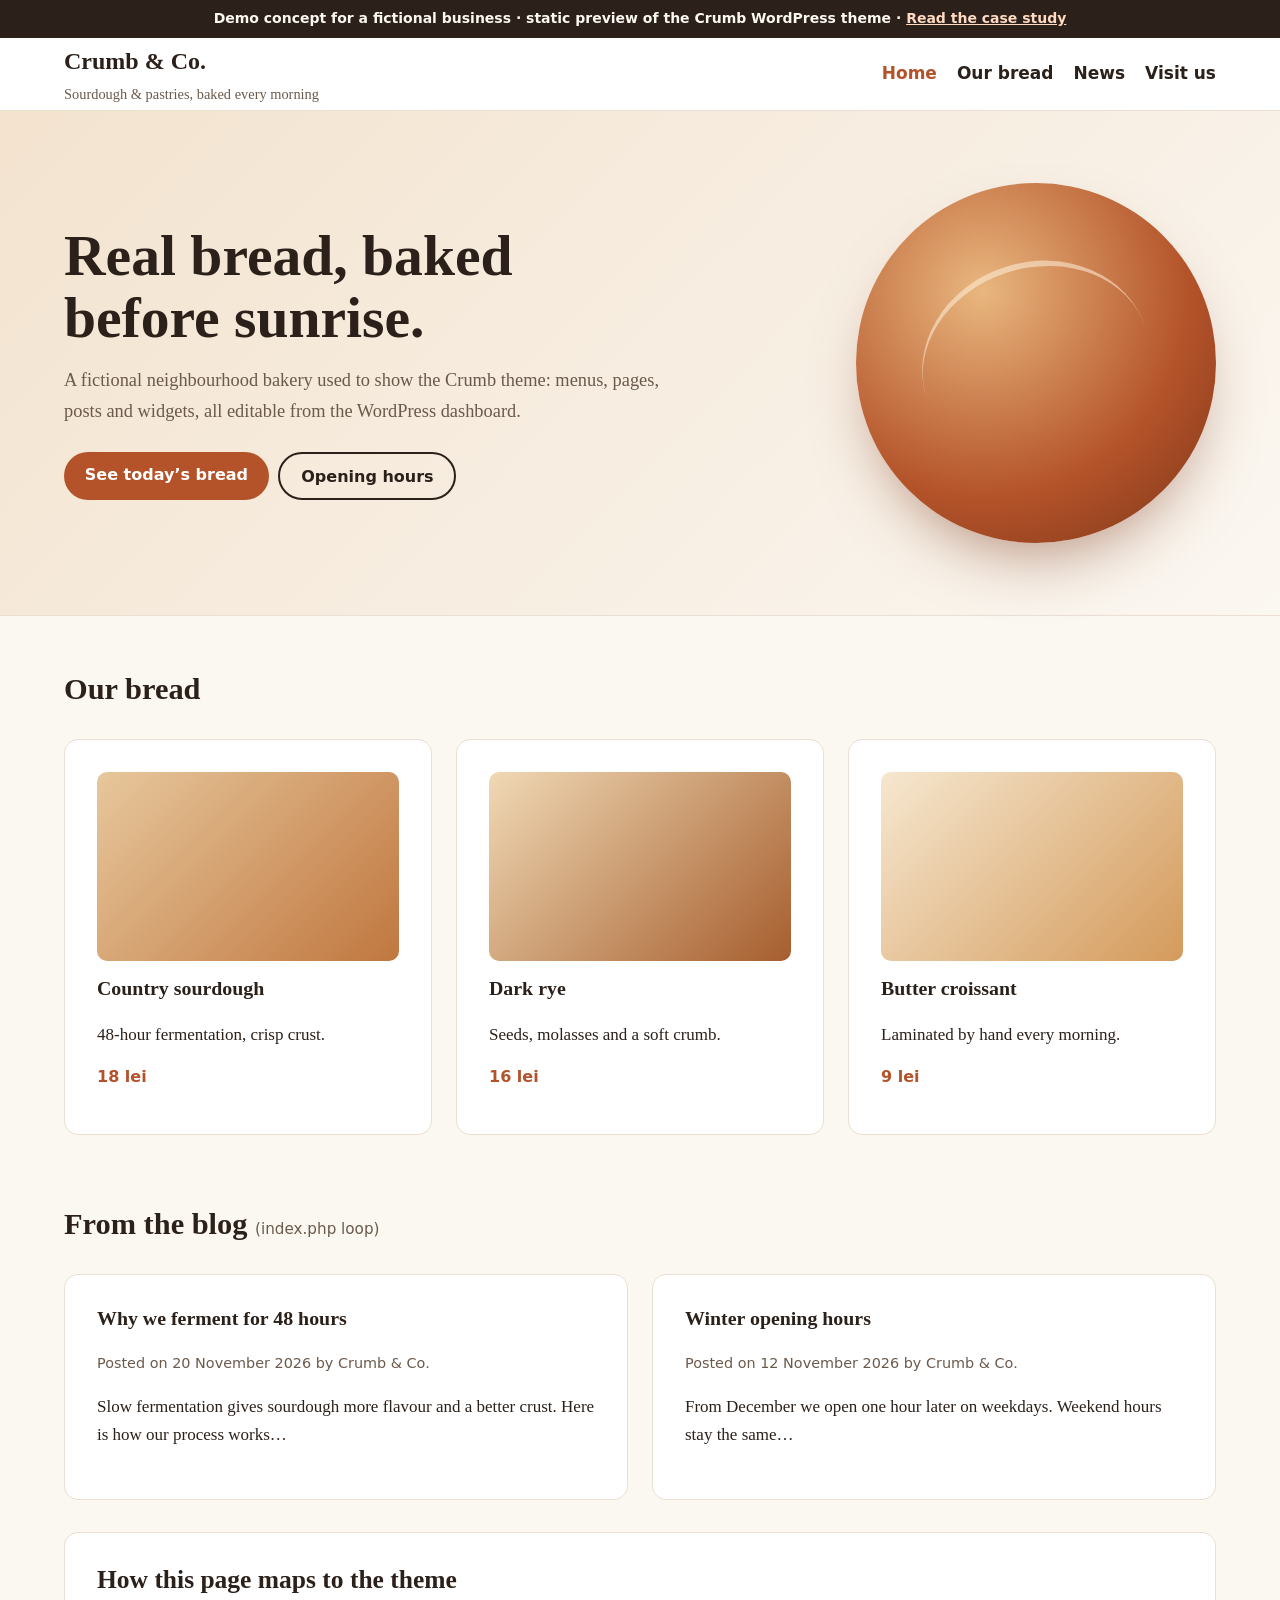
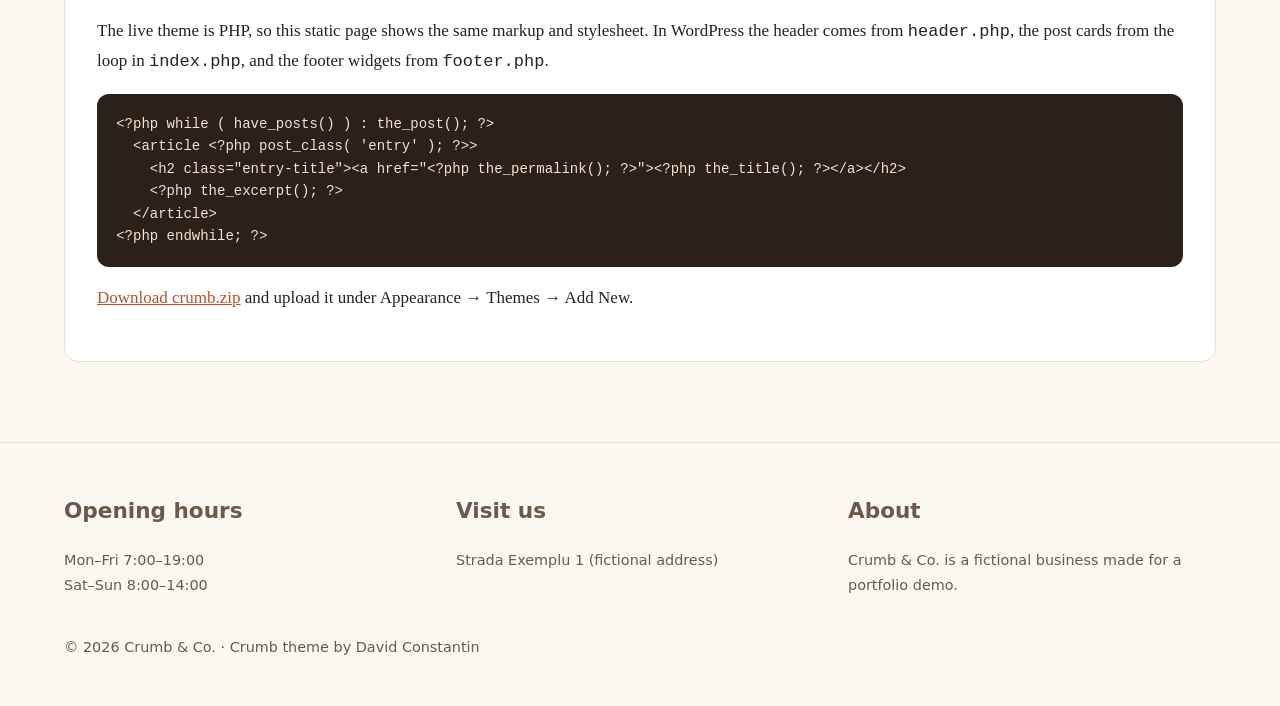
<file: demos/wp-theme/index.html>
<!doctype html>
<html lang="en">
<head>
<meta charset="utf-8">
<meta name="viewport" content="width=device-width, initial-scale=1">
<title>Crumb &amp; Co. — Static preview of the Crumb WordPress theme (demo)</title>
<meta name="description" content="Static HTML preview of Crumb, a custom WordPress theme built by David Constantin for a fictional bakery.">
<link rel="canonical" href="https://davidgeorgeconstantin-spec.github.io/demos/wp-theme/">
<link rel="icon" href="/assets/img/favicon.svg" type="image/svg+xml">
<link rel="stylesheet" href="/wordpress-theme/crumb/style.css">
<style>
.demo-bar{margin:0;background:#2b211a;color:#fbf7f1;font:600 14px/1.4 system-ui,sans-serif;text-align:center;padding:9px 12px}
.demo-bar a{color:#ffd9c2}
.hero{background:linear-gradient(135deg,#f3e3cf,#fbf7f1);border-bottom:1px solid var(--crumb-line);padding:4.5rem 0}
.hero .container{display:grid;grid-template-columns:1.1fr .9fr;gap:2.5rem;align-items:center}
.hero h1{font-size:clamp(2.2rem,5vw,3.6rem);line-height:1.08;margin:0 0 1rem}
.hero p{color:var(--crumb-muted);font-size:1.15rem;margin:0 0 1.5rem}
.button{display:inline-block;background:var(--crumb-accent);color:#fff;padding:.8rem 1.3rem;border-radius:999px;font:700 1rem system-ui,sans-serif;text-decoration:none}
.button.alt{background:transparent;color:var(--crumb-text);border:2px solid var(--crumb-text)}
.actions{display:flex;flex-wrap:wrap;gap:.6rem}
.loaf{aspect-ratio:1;border-radius:50%;background:radial-gradient(circle at 35% 30%,#e9b77f,#b4532a 60%,#7a3417);box-shadow:0 30px 60px -20px rgba(122,52,23,.5);position:relative;width:100%;max-width:360px;margin-left:auto}
.loaf::after{content:"";position:absolute;inset:22% 18%;border-top:6px solid rgba(255,240,220,.55);border-radius:50%;transform:rotate(-18deg)}
.section-title{font-size:1.9rem;margin:0 0 1.5rem}
.price{font:700 1rem system-ui,sans-serif;color:var(--crumb-accent)}
.thumb{aspect-ratio:16/10;border-radius:10px;margin-bottom:1rem}
.t1{background:linear-gradient(135deg,#e7c79c,#c0773f)}.t2{background:linear-gradient(135deg,#f0d9b5,#a65e2e)}.t3{background:linear-gradient(135deg,#f6e7cf,#d49a5b)}
.code-note{font:14px/1.6 ui-monospace,Menlo,Consolas,monospace;background:#2b211a;color:#f3e3cf;border-radius:12px;padding:1.2rem;overflow:auto}
@media (max-width:760px){.hero .container{grid-template-columns:1fr}.loaf{max-width:220px;margin:0 auto}}
</style>
</head>
<body class="home page">
<a class="skip-link" href="#primary">Skip to content</a>
<aside class="demo-bar" aria-label="Demo notice">Demo concept for a fictional business &middot; static preview of the <strong>Crumb</strong> WordPress theme &middot; <a href="/projects/wordpress-theme/">Read the case study</a></aside>

<header class="site-header">
	<div class="container">
		<div class="site-branding">
			<p class="site-title"><a href="#top" rel="home">Crumb &amp; Co.</a></p>
			<p class="site-description">Sourdough &amp; pastries, baked every morning</p>
		</div>
		<nav id="site-navigation" class="main-navigation" aria-label="Primary">
			<button type="button" class="menu-toggle" aria-controls="primary-menu" aria-expanded="false">Menu</button>
			<ul id="primary-menu" class="menu">
				<li class="current-menu-item"><a href="#top" aria-current="page">Home</a></li>
				<li><a href="#menu">Our bread</a></li>
				<li><a href="#news">News</a></li>
				<li><a href="#visit">Visit us</a></li>
			</ul>
		</nav>
	</div>
</header>

<main id="primary" class="site-main" style="padding-top:0">
	<section class="hero" id="top">
		<div class="container">
			<div>
				<h1>Real bread, baked before sunrise.</h1>
				<p>A fictional neighbourhood bakery used to show the Crumb theme: menus, pages, posts and widgets, all editable from the WordPress dashboard.</p>
				<div class="actions"><a class="button" href="#menu">See today&rsquo;s bread</a><a class="button alt" href="#visit">Opening hours</a></div>
			</div>
			<div class="loaf" role="img" aria-label="Illustration of a round sourdough loaf"></div>
		</div>
	</section>

	<div class="container" style="padding-top:3rem">
		<section id="menu" aria-labelledby="menu-title">
			<h2 id="menu-title" class="section-title">Our bread</h2>
			<div class="posts-grid">
				<article class="entry"><div class="thumb t1" role="img" aria-label="Sourdough loaf illustration"></div><h3 class="entry-title">Country sourdough</h3><p>48-hour fermentation, crisp crust.</p><p class="price">18 lei</p></article>
				<article class="entry"><div class="thumb t2" role="img" aria-label="Rye bread illustration"></div><h3 class="entry-title">Dark rye</h3><p>Seeds, molasses and a soft crumb.</p><p class="price">16 lei</p></article>
				<article class="entry"><div class="thumb t3" role="img" aria-label="Croissant illustration"></div><h3 class="entry-title">Butter croissant</h3><p>Laminated by hand every morning.</p><p class="price">9 lei</p></article>
			</div>
		</section>

		<section id="news" aria-labelledby="news-title" style="margin-top:2rem">
			<h2 id="news-title" class="section-title">From the blog <small style="font:400 .95rem system-ui,sans-serif;color:var(--crumb-muted)">(index.php loop)</small></h2>
			<div class="posts-grid">
				<article class="entry"><h3 class="entry-title"><a href="#news">Why we ferment for 48 hours</a></h3><p class="entry-meta">Posted on <time datetime="2026-11-20">20 November 2026</time> by Crumb &amp; Co.</p><p>Slow fermentation gives sourdough more flavour and a better crust. Here is how our process works&hellip;</p></article>
				<article class="entry"><h3 class="entry-title"><a href="#news">Winter opening hours</a></h3><p class="entry-meta">Posted on <time datetime="2026-11-12">12 November 2026</time> by Crumb &amp; Co.</p><p>From December we open one hour later on weekdays. Weekend hours stay the same&hellip;</p></article>
			</div>
		</section>

		<section class="entry" aria-labelledby="how-title">
			<h2 id="how-title" class="entry-title">How this page maps to the theme</h2>
			<p>The live theme is PHP, so this static page shows the same markup and stylesheet. In WordPress the header comes from <code>header.php</code>, the post cards from the loop in <code>index.php</code>, and the footer widgets from <code>footer.php</code>.</p>
<pre class="code-note" tabindex="0" aria-label="Example of the WordPress loop">&lt;?php while ( have_posts() ) : the_post(); ?&gt;
  &lt;article &lt;?php post_class( 'entry' ); ?&gt;&gt;
    &lt;h2 class="entry-title"&gt;&lt;a href="&lt;?php the_permalink(); ?&gt;"&gt;&lt;?php the_title(); ?&gt;&lt;/a&gt;&lt;/h2&gt;
    &lt;?php the_excerpt(); ?&gt;
  &lt;/article&gt;
&lt;?php endwhile; ?&gt;</pre>
			<p><a href="/wordpress-theme/crumb.zip" download>Download crumb.zip</a> and upload it under Appearance &rarr; Themes &rarr; Add New.</p>
		</section>
	</div>
</main>

<footer class="site-footer" id="visit">
	<div class="container">
		<div class="footer-widgets">
			<section class="widget"><h2 class="widget-title">Opening hours</h2><p>Mon&ndash;Fri 7:00&ndash;19:00<br>Sat&ndash;Sun 8:00&ndash;14:00</p></section>
			<section class="widget"><h2 class="widget-title">Visit us</h2><p>Strada Exemplu 1 (fictional address)</p></section>
			<section class="widget"><h2 class="widget-title">About</h2><p>Crumb &amp; Co. is a fictional business made for a portfolio demo.</p></section>
		</div>
		<p>&copy; 2026 Crumb &amp; Co. &middot; Crumb theme by David Constantin</p>
	</div>
</footer>
<script>
(function(){var n=document.getElementById('site-navigation');if(!n)return;var b=n.querySelector('.menu-toggle');b.addEventListener('click',function(){var o=n.classList.toggle('toggled');b.setAttribute('aria-expanded',o?'true':'false');});})();
</script>
</body>
</html>
</file>
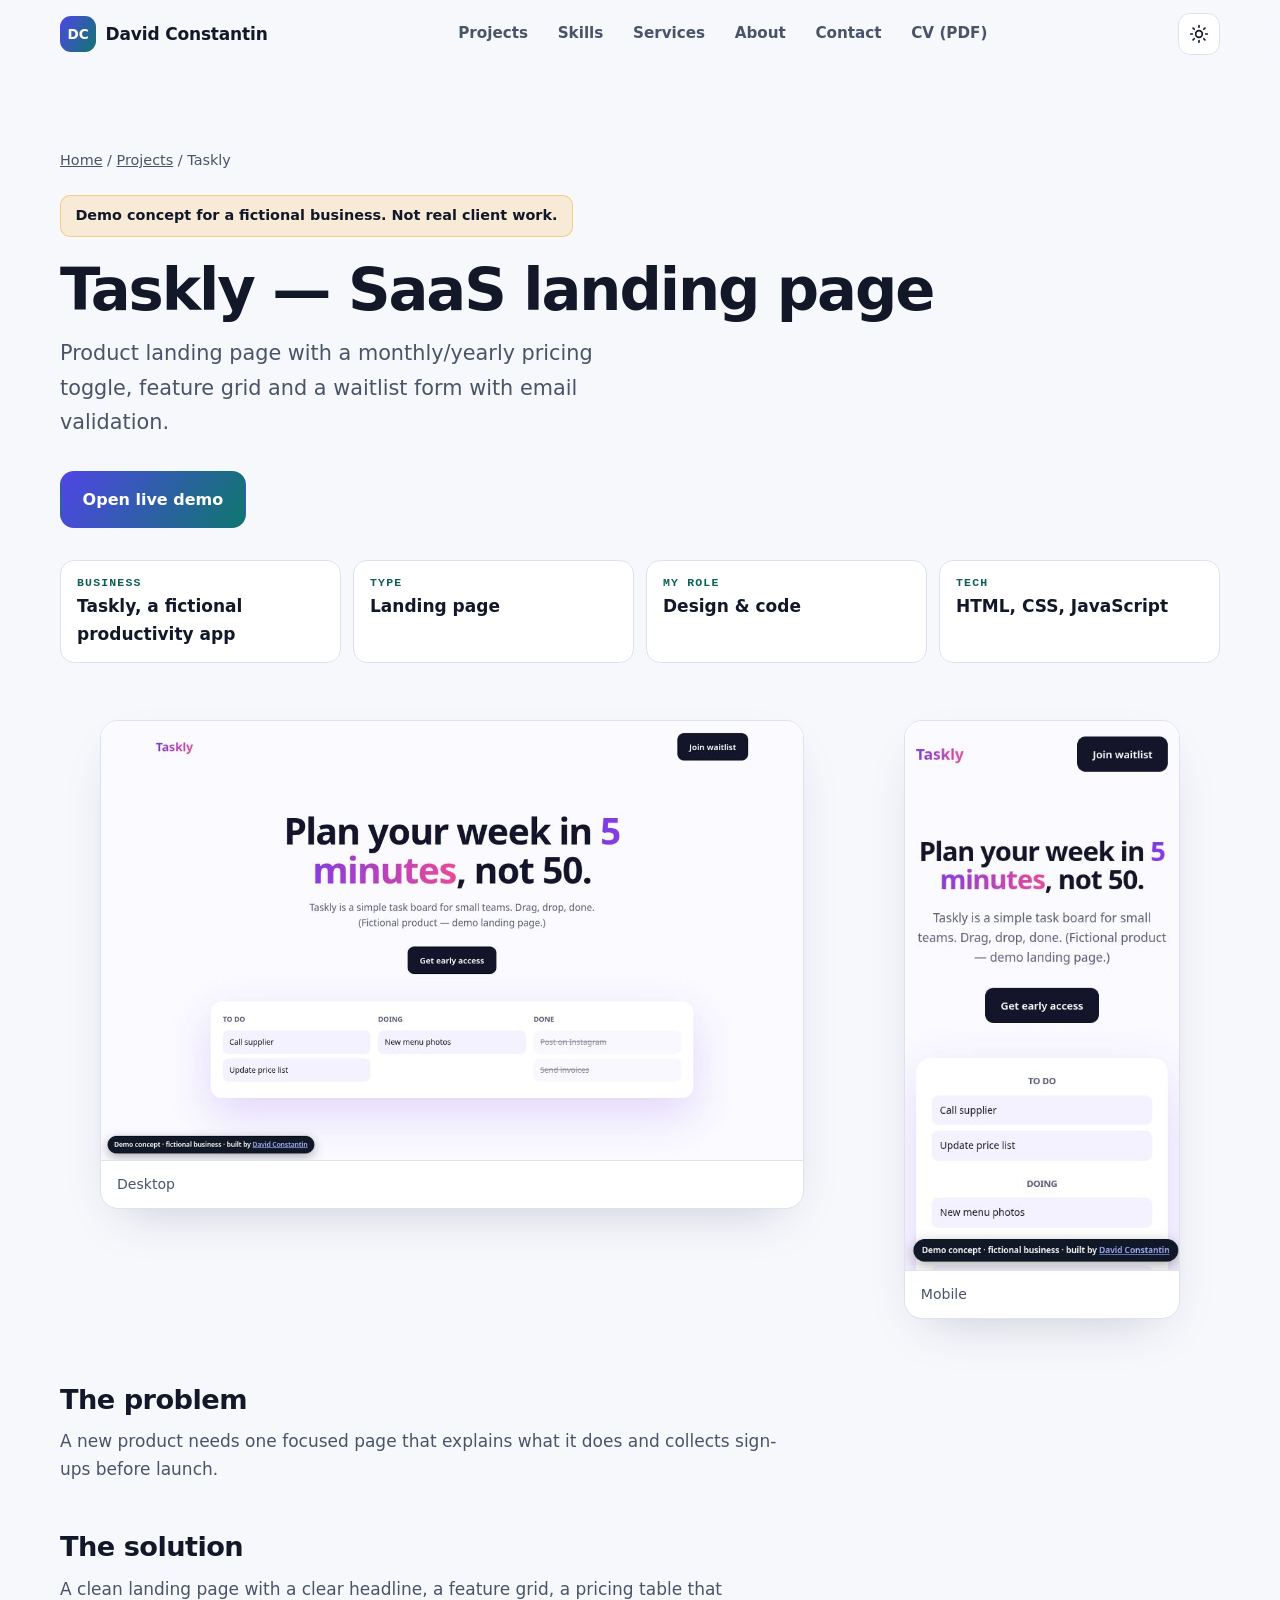
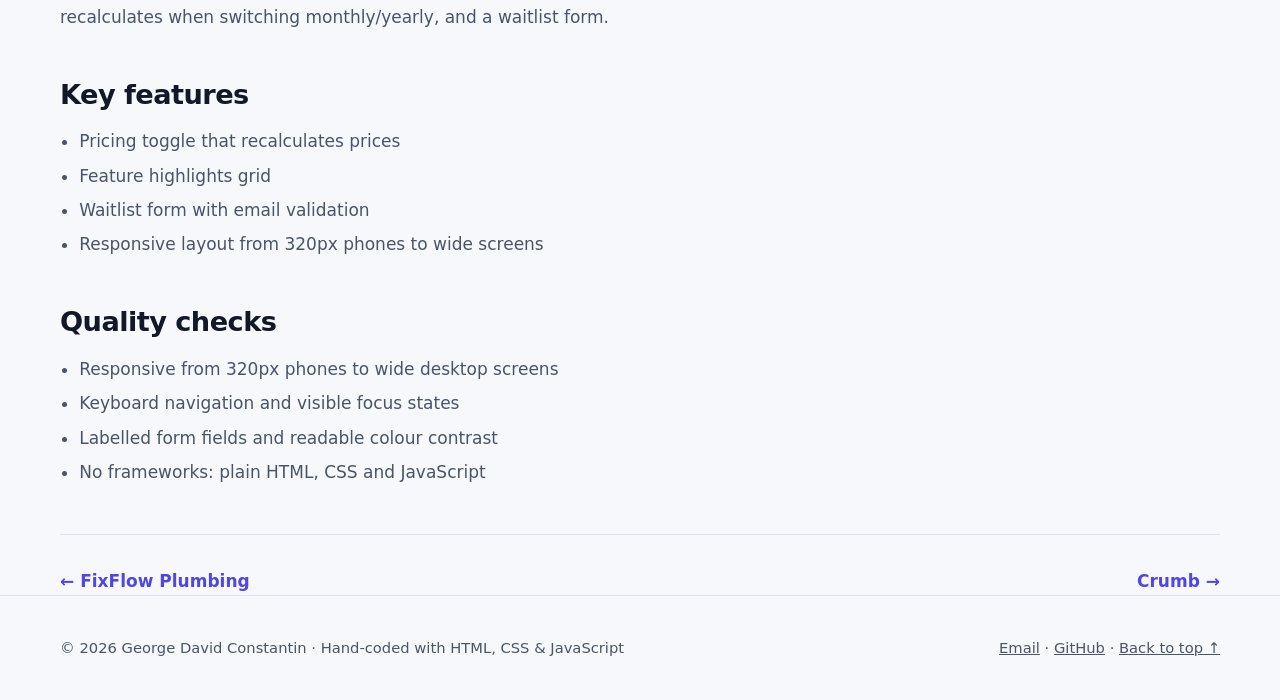
<file: projects/launch/index.html>
<!doctype html>
<html lang="en" data-theme="dark">
<head>
<meta charset="utf-8">
<meta name="viewport" content="width=device-width, initial-scale=1">
<title>Taskly — SaaS landing page — Case study · David Constantin</title>
<meta name="description" content="Case study: Product landing page with a monthly/yearly pricing toggle, feature grid and a waitlist form with email validation.">
<meta name="author" content="George David Constantin">
<link rel="canonical" href="https://davidgeorgeconstantin-spec.github.io/projects/launch/">
<meta property="og:type" content="website">
<meta property="og:site_name" content="David Constantin — Web Developer">
<meta property="og:title" content="Taskly — SaaS landing page — Case study · David Constantin">
<meta property="og:description" content="Case study: Product landing page with a monthly/yearly pricing toggle, feature grid and a waitlist form with email validation.">
<meta property="og:url" content="https://davidgeorgeconstantin-spec.github.io/projects/launch/">
<meta property="og:image" content="https://davidgeorgeconstantin-spec.github.io/assets/img/og-image.jpg">
<meta property="og:image:width" content="1200">
<meta property="og:image:height" content="630">
<meta name="twitter:card" content="summary_large_image">
<meta name="theme-color" content="#0a0d17">
<link rel="icon" href="/assets/img/favicon.svg" type="image/svg+xml">
<link rel="apple-touch-icon" href="/assets/img/apple-touch-icon.png">
<script>try{var t=localStorage.getItem('theme')||(matchMedia('(prefers-color-scheme: light)').matches?'light':'dark');document.documentElement.setAttribute('data-theme',t)}catch(e){}</script>
<link rel="stylesheet" href="/assets/css/site.css">
</head>
<body>
<a class="skip" href="#main">Skip to content</a>
<header class="nav">
  <div class="wrap nav-in">
    <a href="/" class="logo"><span class="logo-mark" aria-hidden="true">DC</span><span>David Constantin</span></a>
    <nav id="menu" class="menu" aria-label="Main"><a href="/#projects">Projects</a><a href="/#skills">Skills</a><a href="/#services">Services</a><a href="/#about">About</a><a href="/#contact">Contact</a><a href="/cv/George_David_Constantin_CV_EN_v2.pdf" download>CV (PDF)</a></nav>
    <div class="nav-tools">
      <button class="icon-btn theme-toggle" type="button" aria-pressed="false" aria-label="Switch to light theme"><svg viewBox="0 0 24 24" fill="none" stroke="currentColor" stroke-width="2" stroke-linecap="round" stroke-linejoin="round" aria-hidden="true" focusable="false" class="moon"><path d="M21 12.8A9 9 0 1 1 11.2 3a7 7 0 0 0 9.8 9.8z"/></svg><svg viewBox="0 0 24 24" fill="none" stroke="currentColor" stroke-width="2" stroke-linecap="round" stroke-linejoin="round" aria-hidden="true" focusable="false" class="sun"><circle cx="12" cy="12" r="4"/><path d="M12 2v2m0 16v2M4.9 4.9l1.4 1.4m11.4 11.4 1.4 1.4M2 12h2m16 0h2M4.9 19.1l1.4-1.4M17.7 6.3l1.4-1.4"/></svg></button>
      <button class="icon-btn menu-btn" type="button" aria-label="Menu" aria-expanded="false" aria-controls="menu"><svg viewBox="0 0 24 24" fill="none" stroke="currentColor" stroke-width="2" stroke-linecap="round" stroke-linejoin="round" aria-hidden="true" focusable="false"><path d="M4 6h16M4 12h16M4 18h16"/></svg></button>
    </div>
  </div>
</header>

<main id="main">
<div class="wrap">
  <section class="cs-hero">
    <nav class="crumbs" aria-label="Breadcrumb"><a href="/">Home</a> / <a href="/#projects">Projects</a> / <span aria-current="page">Taskly</span></nav>
    <p class="demo-flag">Demo concept for a fictional business. Not real client work.</p>
    <h1>Taskly — SaaS landing page</h1>
    <p class="lead">Product landing page with a monthly/yearly pricing toggle, feature grid and a waitlist form with email validation.</p>
    <div class="cta"><a class="btn btn-accent" href="/demos/launch/">Open live demo</a></div>
    <dl class="meta">
      <div><dt>Business</dt><dd>Taskly, a fictional productivity app</dd></div>
      <div><dt>Type</dt><dd>Landing page</dd></div>
      <div><dt>My role</dt><dd>Design &amp; code</dd></div>
      <div><dt>Tech</dt><dd>HTML, CSS, JavaScript</dd></div>
    </dl>
  </section>
  <div class="shots">
    <figure class="shot"><img src="/assets/img/thumb-launch.jpg" alt="Desktop screenshot of the Taskly demo" width="1200" height="750"><figcaption>Desktop</figcaption></figure>
    <figure class="shot"><img src="/assets/img/mobile-launch.jpg" alt="Mobile screenshot of the Taskly demo" width="390" height="780" loading="lazy" decoding="async"><figcaption>Mobile</figcaption></figure>
  </div>
  <article class="prose">
    <h2>The problem</h2><p>A new product needs one focused page that explains what it does and collects sign-ups before launch.</p>
    <h2>The solution</h2><p>A clean landing page with a clear headline, a feature grid, a pricing table that recalculates when switching monthly/yearly, and a waitlist form.</p>
    <h2>Key features</h2><ul><li>Pricing toggle that recalculates prices</li><li>Feature highlights grid</li><li>Waitlist form with email validation</li><li>Responsive layout from 320px phones to wide screens</li></ul>
    <h2>Quality checks</h2>
    <ul><li>Responsive from 320px phones to wide desktop screens</li><li>Keyboard navigation and visible focus states</li><li>Labelled form fields and readable colour contrast</li><li>No frameworks: plain HTML, CSS and JavaScript</li></ul>
    
  </article>
  <nav class="cs-nav" aria-label="More projects">
    <a class="link" href="/projects/plumber/">&larr; FixFlow Plumbing</a>
    <a class="link" href="/projects/wordpress-theme/">Crumb &rarr;</a>
  </nav>
</div>
</main>
<footer class="footer">
  <div class="wrap">
    <span>&copy; <span id="y">2026</span> George David Constantin &middot; Hand-coded with HTML, CSS &amp; JavaScript</span>
    <span><a href="mailto:davidgeorgeconstantin@gmail.com">Email</a> &middot; <a href="https://github.com/davidgeorgeconstantin-spec" rel="noopener">GitHub</a> &middot; <a href="#main">Back to top &uarr;</a></span>
  </div>
</footer>
<script src="/assets/js/site.js" defer></script>
</body>
</html>
</file>
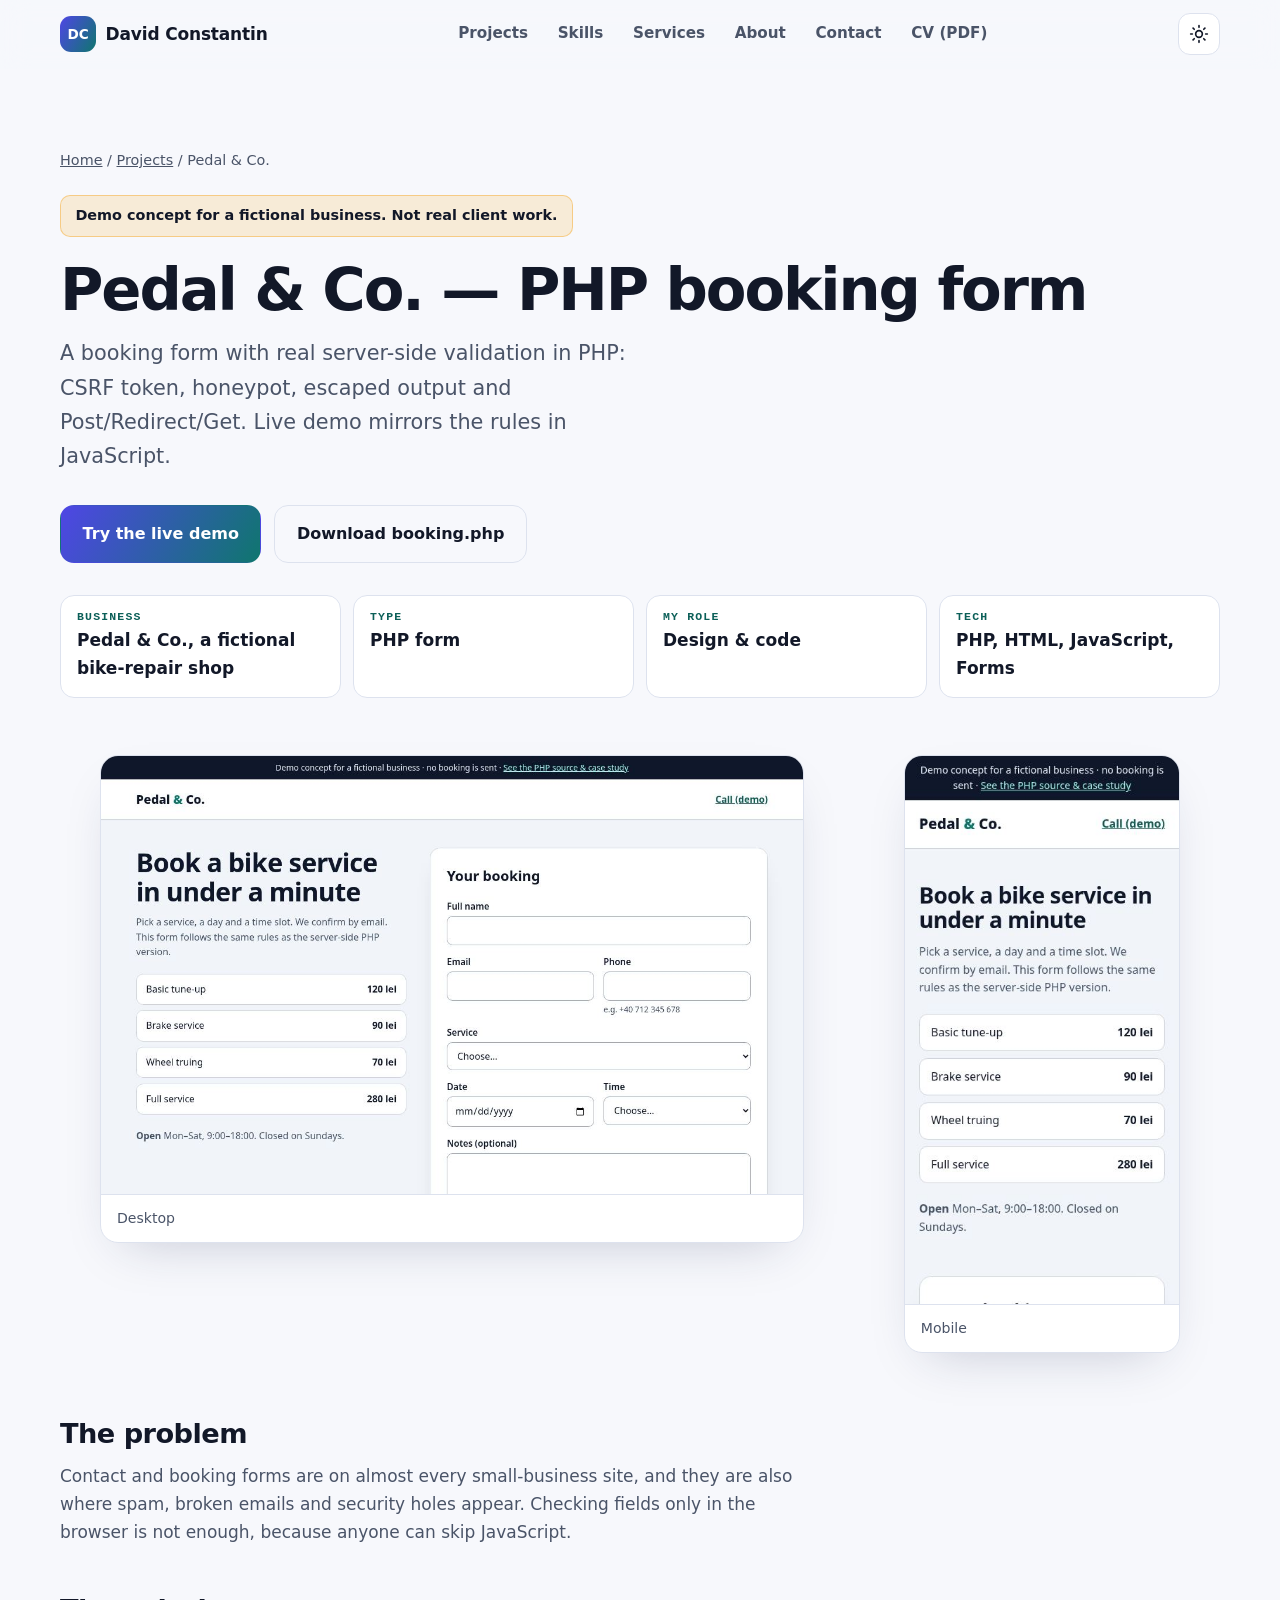
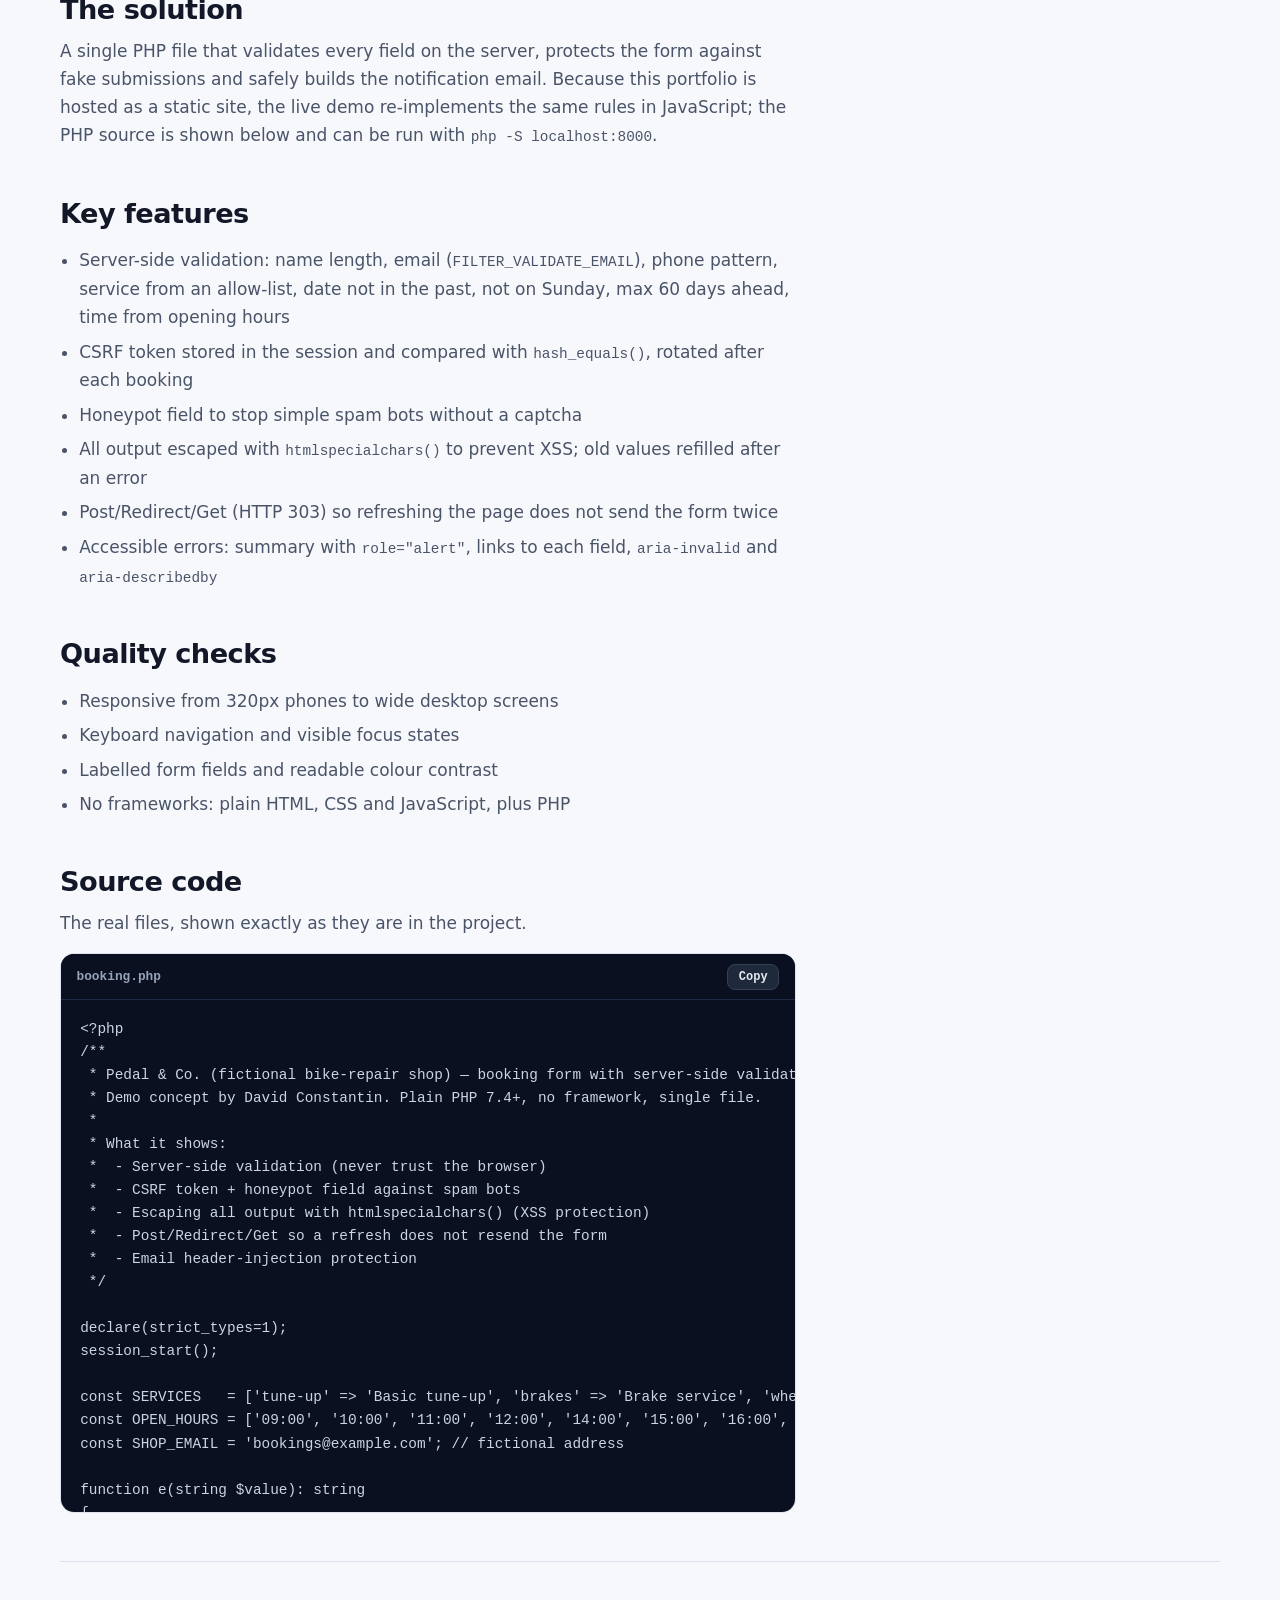
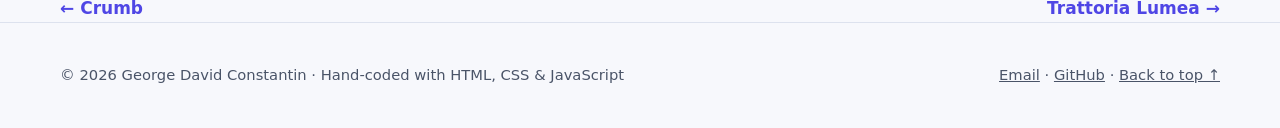
<file: projects/php-booking/index.html>
<!doctype html>
<html lang="en" data-theme="dark">
<head>
<meta charset="utf-8">
<meta name="viewport" content="width=device-width, initial-scale=1">
<title>Pedal &amp; Co. — PHP booking form — Case study · David Constantin</title>
<meta name="description" content="Case study: A booking form with real server-side validation in PHP: CSRF token, honeypot, escaped output and Post/Redirect/Get. Live demo mirrors the rules in JavaScript.">
<meta name="author" content="George David Constantin">
<link rel="canonical" href="https://davidgeorgeconstantin-spec.github.io/projects/php-booking/">
<meta property="og:type" content="website">
<meta property="og:site_name" content="David Constantin — Web Developer">
<meta property="og:title" content="Pedal &amp; Co. — PHP booking form — Case study · David Constantin">
<meta property="og:description" content="Case study: A booking form with real server-side validation in PHP: CSRF token, honeypot, escaped output and Post/Redirect/Get. Live demo mirrors the rules in JavaScript.">
<meta property="og:url" content="https://davidgeorgeconstantin-spec.github.io/projects/php-booking/">
<meta property="og:image" content="https://davidgeorgeconstantin-spec.github.io/assets/img/og-image.jpg">
<meta property="og:image:width" content="1200">
<meta property="og:image:height" content="630">
<meta name="twitter:card" content="summary_large_image">
<meta name="theme-color" content="#0a0d17">
<link rel="icon" href="/assets/img/favicon.svg" type="image/svg+xml">
<link rel="apple-touch-icon" href="/assets/img/apple-touch-icon.png">
<script>try{var t=localStorage.getItem('theme')||(matchMedia('(prefers-color-scheme: light)').matches?'light':'dark');document.documentElement.setAttribute('data-theme',t)}catch(e){}</script>
<link rel="stylesheet" href="/assets/css/site.css">
</head>
<body>
<a class="skip" href="#main">Skip to content</a>
<header class="nav">
  <div class="wrap nav-in">
    <a href="/" class="logo"><span class="logo-mark" aria-hidden="true">DC</span><span>David Constantin</span></a>
    <nav id="menu" class="menu" aria-label="Main"><a href="/#projects">Projects</a><a href="/#skills">Skills</a><a href="/#services">Services</a><a href="/#about">About</a><a href="/#contact">Contact</a><a href="/cv/George_David_Constantin_CV_EN_v2.pdf" download>CV (PDF)</a></nav>
    <div class="nav-tools">
      <button class="icon-btn theme-toggle" type="button" aria-pressed="false" aria-label="Switch to light theme"><svg viewBox="0 0 24 24" fill="none" stroke="currentColor" stroke-width="2" stroke-linecap="round" stroke-linejoin="round" aria-hidden="true" focusable="false" class="moon"><path d="M21 12.8A9 9 0 1 1 11.2 3a7 7 0 0 0 9.8 9.8z"/></svg><svg viewBox="0 0 24 24" fill="none" stroke="currentColor" stroke-width="2" stroke-linecap="round" stroke-linejoin="round" aria-hidden="true" focusable="false" class="sun"><circle cx="12" cy="12" r="4"/><path d="M12 2v2m0 16v2M4.9 4.9l1.4 1.4m11.4 11.4 1.4 1.4M2 12h2m16 0h2M4.9 19.1l1.4-1.4M17.7 6.3l1.4-1.4"/></svg></button>
      <button class="icon-btn menu-btn" type="button" aria-label="Menu" aria-expanded="false" aria-controls="menu"><svg viewBox="0 0 24 24" fill="none" stroke="currentColor" stroke-width="2" stroke-linecap="round" stroke-linejoin="round" aria-hidden="true" focusable="false"><path d="M4 6h16M4 12h16M4 18h16"/></svg></button>
    </div>
  </div>
</header>

<main id="main">
<div class="wrap">
  <section class="cs-hero">
    <nav class="crumbs" aria-label="Breadcrumb"><a href="/">Home</a> / <a href="/#projects">Projects</a> / <span aria-current="page">Pedal &amp; Co.</span></nav>
    <p class="demo-flag">Demo concept for a fictional business. Not real client work.</p>
    <h1>Pedal &amp; Co. — PHP booking form</h1>
    <p class="lead">A booking form with real server-side validation in PHP: CSRF token, honeypot, escaped output and Post/Redirect/Get. Live demo mirrors the rules in JavaScript.</p>
    <div class="cta"><a class="btn btn-accent" href="/demos/booking/">Try the live demo</a><a class="btn btn-ghost" href="/php-booking/booking.php" download>Download booking.php</a></div>
    <dl class="meta">
      <div><dt>Business</dt><dd>Pedal &amp; Co., a fictional bike-repair shop</dd></div>
      <div><dt>Type</dt><dd>PHP form</dd></div>
      <div><dt>My role</dt><dd>Design &amp; code</dd></div>
      <div><dt>Tech</dt><dd>PHP, HTML, JavaScript, Forms</dd></div>
    </dl>
  </section>
  <div class="shots">
    <figure class="shot"><img src="/assets/img/thumb-booking.jpg" alt="Desktop screenshot of the Pedal &amp; Co. demo" width="1200" height="750"><figcaption>Desktop</figcaption></figure>
    <figure class="shot"><img src="/assets/img/mobile-booking.jpg" alt="Mobile screenshot of the Pedal &amp; Co. demo" width="390" height="780" loading="lazy" decoding="async"><figcaption>Mobile</figcaption></figure>
  </div>
  <article class="prose">
    <h2>The problem</h2><p>Contact and booking forms are on almost every small-business site, and they are also where spam, broken emails and security holes appear. Checking fields only in the browser is not enough, because anyone can skip JavaScript.</p>
    <h2>The solution</h2><p>A single PHP file that validates every field on the server, protects the form against fake submissions and safely builds the notification email. Because this portfolio is hosted as a static site, the live demo re-implements the same rules in JavaScript; the PHP source is shown below and can be run with <code>php -S localhost:8000</code>.</p>
    <h2>Key features</h2><ul><li>Server-side validation: name length, email (<code>FILTER_VALIDATE_EMAIL</code>), phone pattern, service from an allow-list, date not in the past, not on Sunday, max 60 days ahead, time from opening hours</li><li>CSRF token stored in the session and compared with <code>hash_equals()</code>, rotated after each booking</li><li>Honeypot field to stop simple spam bots without a captcha</li><li>All output escaped with <code>htmlspecialchars()</code> to prevent XSS; old values refilled after an error</li><li>Post/Redirect/Get (HTTP 303) so refreshing the page does not send the form twice</li><li>Accessible errors: summary with <code>role="alert"</code>, links to each field, <code>aria-invalid</code> and <code>aria-describedby</code></li></ul>
    <h2>Quality checks</h2>
    <ul><li>Responsive from 320px phones to wide desktop screens</li><li>Keyboard navigation and visible focus states</li><li>Labelled form fields and readable colour contrast</li><li>No frameworks: plain HTML, CSS and JavaScript, plus PHP</li></ul>
    <h2>Source code</h2><p>The real files, shown exactly as they are in the project.</p><div class="code-block"><div class="code-head"><span>booking.php</span><button class="copy" type="button">Copy</button></div><pre tabindex="0" aria-label="Source code of booking.php"><code>&lt;?php
/**
 * Pedal &amp; Co. (fictional bike-repair shop) — booking form with server-side validation.
 * Demo concept by David Constantin. Plain PHP 7.4+, no framework, single file.
 *
 * What it shows:
 *  - Server-side validation (never trust the browser)
 *  - CSRF token + honeypot field against spam bots
 *  - Escaping all output with htmlspecialchars() (XSS protection)
 *  - Post/Redirect/Get so a refresh does not resend the form
 *  - Email header-injection protection
 */

declare(strict_types=1);
session_start();

const SERVICES   = [&#x27;tune-up&#x27; =&gt; &#x27;Basic tune-up&#x27;, &#x27;brakes&#x27; =&gt; &#x27;Brake service&#x27;, &#x27;wheel&#x27; =&gt; &#x27;Wheel truing&#x27;, &#x27;full&#x27; =&gt; &#x27;Full service&#x27;];
const OPEN_HOURS = [&#x27;09:00&#x27;, &#x27;10:00&#x27;, &#x27;11:00&#x27;, &#x27;12:00&#x27;, &#x27;14:00&#x27;, &#x27;15:00&#x27;, &#x27;16:00&#x27;, &#x27;17:00&#x27;];
const SHOP_EMAIL = &#x27;bookings@example.com&#x27;; // fictional address

function e(string $value): string
{
    return htmlspecialchars($value, ENT_QUOTES | ENT_HTML5, &#x27;UTF-8&#x27;);
}

/** Character count that works with or without the mbstring extension. */
function text_length(string $value): int
{
    return function_exists(&#x27;mb_strlen&#x27;) ? mb_strlen($value, &#x27;UTF-8&#x27;) : (int) preg_match_all(&#x27;/./us&#x27;, $value);
}

if (empty($_SESSION[&#x27;csrf&#x27;])) {
    $_SESSION[&#x27;csrf&#x27;] = bin2hex(random_bytes(32));
}

/**
 * Validates the submitted data. Returns [cleanData, errors].
 */
function validate_booking(array $in): array
{
    $data = [
        &#x27;name&#x27;    =&gt; trim((string) ($in[&#x27;name&#x27;] ?? &#x27;&#x27;)),
        &#x27;email&#x27;   =&gt; trim((string) ($in[&#x27;email&#x27;] ?? &#x27;&#x27;)),
        &#x27;phone&#x27;   =&gt; preg_replace(&#x27;/[\s().-]/&#x27;, &#x27;&#x27;, (string) ($in[&#x27;phone&#x27;] ?? &#x27;&#x27;)),
        &#x27;service&#x27; =&gt; (string) ($in[&#x27;service&#x27;] ?? &#x27;&#x27;),
        &#x27;date&#x27;    =&gt; (string) ($in[&#x27;date&#x27;] ?? &#x27;&#x27;),
        &#x27;time&#x27;    =&gt; (string) ($in[&#x27;time&#x27;] ?? &#x27;&#x27;),
        &#x27;notes&#x27;   =&gt; trim((string) ($in[&#x27;notes&#x27;] ?? &#x27;&#x27;)),
    ];
    $errors = [];

    $nameLength = text_length($data[&#x27;name&#x27;]);
    if ($nameLength &lt; 2 || $nameLength &gt; 80) {
        $errors[&#x27;name&#x27;] = &#x27;Please enter your name (2–80 characters).&#x27;;
    }
    if (!filter_var($data[&#x27;email&#x27;], FILTER_VALIDATE_EMAIL)) {
        $errors[&#x27;email&#x27;] = &#x27;Please enter a valid email address.&#x27;;
    }
    if (!preg_match(&#x27;/^\+?[0-9]{9,15}$/&#x27;, $data[&#x27;phone&#x27;])) {
        $errors[&#x27;phone&#x27;] = &#x27;Please enter a valid phone number (9–15 digits).&#x27;;
    }
    if (!array_key_exists($data[&#x27;service&#x27;], SERVICES)) {
        $errors[&#x27;service&#x27;] = &#x27;Please choose a service from the list.&#x27;;
    }

    $date = DateTimeImmutable::createFromFormat(&#x27;!Y-m-d&#x27;, $data[&#x27;date&#x27;]);
    $today = new DateTimeImmutable(&#x27;today&#x27;);
    if (!$date || $date-&gt;format(&#x27;Y-m-d&#x27;) !== $data[&#x27;date&#x27;]) {
        $errors[&#x27;date&#x27;] = &#x27;Please choose a valid date.&#x27;;
    } elseif ($date &lt; $today) {
        $errors[&#x27;date&#x27;] = &#x27;The date cannot be in the past.&#x27;;
    } elseif ($date &gt; $today-&gt;modify(&#x27;+60 days&#x27;)) {
        $errors[&#x27;date&#x27;] = &#x27;You can book up to 60 days ahead.&#x27;;
    } elseif ((int) $date-&gt;format(&#x27;N&#x27;) === 7) {
        $errors[&#x27;date&#x27;] = &#x27;We are closed on Sundays.&#x27;;
    }

    if (!in_array($data[&#x27;time&#x27;], OPEN_HOURS, true)) {
        $errors[&#x27;time&#x27;] = &#x27;Please choose one of the available time slots.&#x27;;
    }
    if (text_length($data[&#x27;notes&#x27;]) &gt; 500) {
        $errors[&#x27;notes&#x27;] = &#x27;Notes can be at most 500 characters.&#x27;;
    }

    return [$data, $errors];
}

$errors = [];
$old    = [];

if ($_SERVER[&#x27;REQUEST_METHOD&#x27;] === &#x27;POST&#x27;) {
    // 1. CSRF check
    if (!hash_equals($_SESSION[&#x27;csrf&#x27;], (string) ($_POST[&#x27;csrf&#x27;] ?? &#x27;&#x27;))) {
        http_response_code(400);
        exit(&#x27;Invalid form token. Please reload the page and try again.&#x27;);
    }
    // 2. Honeypot: real people never fill the hidden &quot;website&quot; field
    if (!empty($_POST[&#x27;website&#x27;])) {
        header(&#x27;Location: &#x27; . strtok($_SERVER[&#x27;REQUEST_URI&#x27;], &#x27;?&#x27;) . &#x27;?sent=1&#x27;, true, 303);
        exit;
    }

    [$old, $errors] = validate_booking($_POST);

    if (!$errors) {
        // 3. Remove line breaks so nobody can inject extra mail headers
        $safeEmail = str_replace([&quot;\r&quot;, &quot;\n&quot;], &#x27;&#x27;, $old[&#x27;email&#x27;]);
        $body = sprintf(
            &quot;New booking\n\nName: %s\nEmail: %s\nPhone: %s\nService: %s\nDate: %s at %s\nNotes: %s\n&quot;,
            $old[&#x27;name&#x27;], $safeEmail, $old[&#x27;phone&#x27;], SERVICES[$old[&#x27;service&#x27;]], $old[&#x27;date&#x27;], $old[&#x27;time&#x27;], $old[&#x27;notes&#x27;]
        );
        $headers = &#x27;From: website@example.com&#x27; . &quot;\r\n&quot; . &#x27;Reply-To: &#x27; . $safeEmail;
        @mail(SHOP_EMAIL, &#x27;New booking: &#x27; . SERVICES[$old[&#x27;service&#x27;]], $body, $headers);

        $_SESSION[&#x27;csrf&#x27;] = bin2hex(random_bytes(32)); // one-time token
        // 4. Post/Redirect/Get
        header(&#x27;Location: &#x27; . strtok($_SERVER[&#x27;REQUEST_URI&#x27;], &#x27;?&#x27;) . &#x27;?sent=1&#x27;, true, 303);
        exit;
    }
}

$sent = isset($_GET[&#x27;sent&#x27;]);
?&gt;
&lt;!doctype html&gt;
&lt;html lang=&quot;en&quot;&gt;
&lt;head&gt;
    &lt;meta charset=&quot;utf-8&quot;&gt;
    &lt;meta name=&quot;viewport&quot; content=&quot;width=device-width, initial-scale=1&quot;&gt;
    &lt;title&gt;Book a service — Pedal &amp;amp; Co. (demo)&lt;/title&gt;
&lt;/head&gt;
&lt;body&gt;
&lt;main&gt;
    &lt;h1&gt;Book a bike service&lt;/h1&gt;
    &lt;p&gt;&lt;em&gt;Demo concept for a fictional business.&lt;/em&gt;&lt;/p&gt;

    &lt;?php if ($sent) : ?&gt;
        &lt;p role=&quot;status&quot;&gt;Thank you! Your booking request was received. We will confirm by email.&lt;/p&gt;
    &lt;?php endif; ?&gt;

    &lt;?php if ($errors) : ?&gt;
        &lt;div role=&quot;alert&quot;&gt;
            &lt;p&gt;Please fix &lt;?= count($errors) ?&gt; field(s):&lt;/p&gt;
            &lt;ul&gt;
                &lt;?php foreach ($errors as $field =&gt; $message) : ?&gt;
                    &lt;li&gt;&lt;a href=&quot;#&lt;?= e($field) ?&gt;&quot;&gt;&lt;?= e($message) ?&gt;&lt;/a&gt;&lt;/li&gt;
                &lt;?php endforeach; ?&gt;
            &lt;/ul&gt;
        &lt;/div&gt;
    &lt;?php endif; ?&gt;

    &lt;form method=&quot;post&quot; action=&quot;&quot; novalidate&gt;
        &lt;input type=&quot;hidden&quot; name=&quot;csrf&quot; value=&quot;&lt;?= e($_SESSION[&#x27;csrf&#x27;]) ?&gt;&quot;&gt;
        &lt;div hidden&gt;&lt;label&gt;Website &lt;input name=&quot;website&quot; tabindex=&quot;-1&quot; autocomplete=&quot;off&quot;&gt;&lt;/label&gt;&lt;/div&gt;

        &lt;label for=&quot;name&quot;&gt;Full name&lt;/label&gt;
        &lt;input id=&quot;name&quot; name=&quot;name&quot; autocomplete=&quot;name&quot; required value=&quot;&lt;?= e($old[&#x27;name&#x27;] ?? &#x27;&#x27;) ?&gt;&quot;
               &lt;?= isset($errors[&#x27;name&#x27;]) ? &#x27;aria-invalid=&quot;true&quot; aria-describedby=&quot;name-err&quot;&#x27; : &#x27;&#x27; ?&gt;&gt;
        &lt;?php if (isset($errors[&#x27;name&#x27;])) : ?&gt;&lt;p id=&quot;name-err&quot;&gt;&lt;?= e($errors[&#x27;name&#x27;]) ?&gt;&lt;/p&gt;&lt;?php endif; ?&gt;

        &lt;label for=&quot;email&quot;&gt;Email&lt;/label&gt;
        &lt;input id=&quot;email&quot; name=&quot;email&quot; type=&quot;email&quot; autocomplete=&quot;email&quot; required value=&quot;&lt;?= e($old[&#x27;email&#x27;] ?? &#x27;&#x27;) ?&gt;&quot;
               &lt;?= isset($errors[&#x27;email&#x27;]) ? &#x27;aria-invalid=&quot;true&quot; aria-describedby=&quot;email-err&quot;&#x27; : &#x27;&#x27; ?&gt;&gt;
        &lt;?php if (isset($errors[&#x27;email&#x27;])) : ?&gt;&lt;p id=&quot;email-err&quot;&gt;&lt;?= e($errors[&#x27;email&#x27;]) ?&gt;&lt;/p&gt;&lt;?php endif; ?&gt;

        &lt;label for=&quot;phone&quot;&gt;Phone&lt;/label&gt;
        &lt;input id=&quot;phone&quot; name=&quot;phone&quot; type=&quot;tel&quot; autocomplete=&quot;tel&quot; required value=&quot;&lt;?= e($old[&#x27;phone&#x27;] ?? &#x27;&#x27;) ?&gt;&quot;
               &lt;?= isset($errors[&#x27;phone&#x27;]) ? &#x27;aria-invalid=&quot;true&quot; aria-describedby=&quot;phone-err&quot;&#x27; : &#x27;&#x27; ?&gt;&gt;
        &lt;?php if (isset($errors[&#x27;phone&#x27;])) : ?&gt;&lt;p id=&quot;phone-err&quot;&gt;&lt;?= e($errors[&#x27;phone&#x27;]) ?&gt;&lt;/p&gt;&lt;?php endif; ?&gt;

        &lt;label for=&quot;service&quot;&gt;Service&lt;/label&gt;
        &lt;select id=&quot;service&quot; name=&quot;service&quot; required&gt;
            &lt;option value=&quot;&quot;&gt;Choose…&lt;/option&gt;
            &lt;?php foreach (SERVICES as $key =&gt; $label) : ?&gt;
                &lt;option value=&quot;&lt;?= e($key) ?&gt;&quot; &lt;?= ($old[&#x27;service&#x27;] ?? &#x27;&#x27;) === $key ? &#x27;selected&#x27; : &#x27;&#x27; ?&gt;&gt;&lt;?= e($label) ?&gt;&lt;/option&gt;
            &lt;?php endforeach; ?&gt;
        &lt;/select&gt;
        &lt;?php if (isset($errors[&#x27;service&#x27;])) : ?&gt;&lt;p&gt;&lt;?= e($errors[&#x27;service&#x27;]) ?&gt;&lt;/p&gt;&lt;?php endif; ?&gt;

        &lt;label for=&quot;date&quot;&gt;Date&lt;/label&gt;
        &lt;input id=&quot;date&quot; name=&quot;date&quot; type=&quot;date&quot; required min=&quot;&lt;?= e(date(&#x27;Y-m-d&#x27;)) ?&gt;&quot; value=&quot;&lt;?= e($old[&#x27;date&#x27;] ?? &#x27;&#x27;) ?&gt;&quot;&gt;
        &lt;?php if (isset($errors[&#x27;date&#x27;])) : ?&gt;&lt;p&gt;&lt;?= e($errors[&#x27;date&#x27;]) ?&gt;&lt;/p&gt;&lt;?php endif; ?&gt;

        &lt;label for=&quot;time&quot;&gt;Time&lt;/label&gt;
        &lt;select id=&quot;time&quot; name=&quot;time&quot; required&gt;
            &lt;option value=&quot;&quot;&gt;Choose…&lt;/option&gt;
            &lt;?php foreach (OPEN_HOURS as $slot) : ?&gt;
                &lt;option &lt;?= ($old[&#x27;time&#x27;] ?? &#x27;&#x27;) === $slot ? &#x27;selected&#x27; : &#x27;&#x27; ?&gt;&gt;&lt;?= e($slot) ?&gt;&lt;/option&gt;
            &lt;?php endforeach; ?&gt;
        &lt;/select&gt;
        &lt;?php if (isset($errors[&#x27;time&#x27;])) : ?&gt;&lt;p&gt;&lt;?= e($errors[&#x27;time&#x27;]) ?&gt;&lt;/p&gt;&lt;?php endif; ?&gt;

        &lt;label for=&quot;notes&quot;&gt;Notes (optional)&lt;/label&gt;
        &lt;textarea id=&quot;notes&quot; name=&quot;notes&quot; maxlength=&quot;500&quot;&gt;&lt;?= e($old[&#x27;notes&#x27;] ?? &#x27;&#x27;) ?&gt;&lt;/textarea&gt;
        &lt;?php if (isset($errors[&#x27;notes&#x27;])) : ?&gt;&lt;p&gt;&lt;?= e($errors[&#x27;notes&#x27;]) ?&gt;&lt;/p&gt;&lt;?php endif; ?&gt;

        &lt;button type=&quot;submit&quot;&gt;Request booking&lt;/button&gt;
    &lt;/form&gt;
&lt;/main&gt;
&lt;/body&gt;
&lt;/html&gt;
</code></pre></div>
  </article>
  <nav class="cs-nav" aria-label="More projects">
    <a class="link" href="/projects/wordpress-theme/">&larr; Crumb</a>
    <a class="link" href="/projects/restaurant/">Trattoria Lumea &rarr;</a>
  </nav>
</div>
</main>
<footer class="footer">
  <div class="wrap">
    <span>&copy; <span id="y">2026</span> George David Constantin &middot; Hand-coded with HTML, CSS &amp; JavaScript</span>
    <span><a href="mailto:davidgeorgeconstantin@gmail.com">Email</a> &middot; <a href="https://github.com/davidgeorgeconstantin-spec" rel="noopener">GitHub</a> &middot; <a href="#main">Back to top &uarr;</a></span>
  </div>
</footer>
<script src="/assets/js/site.js" defer></script>
</body>
</html>
</file>
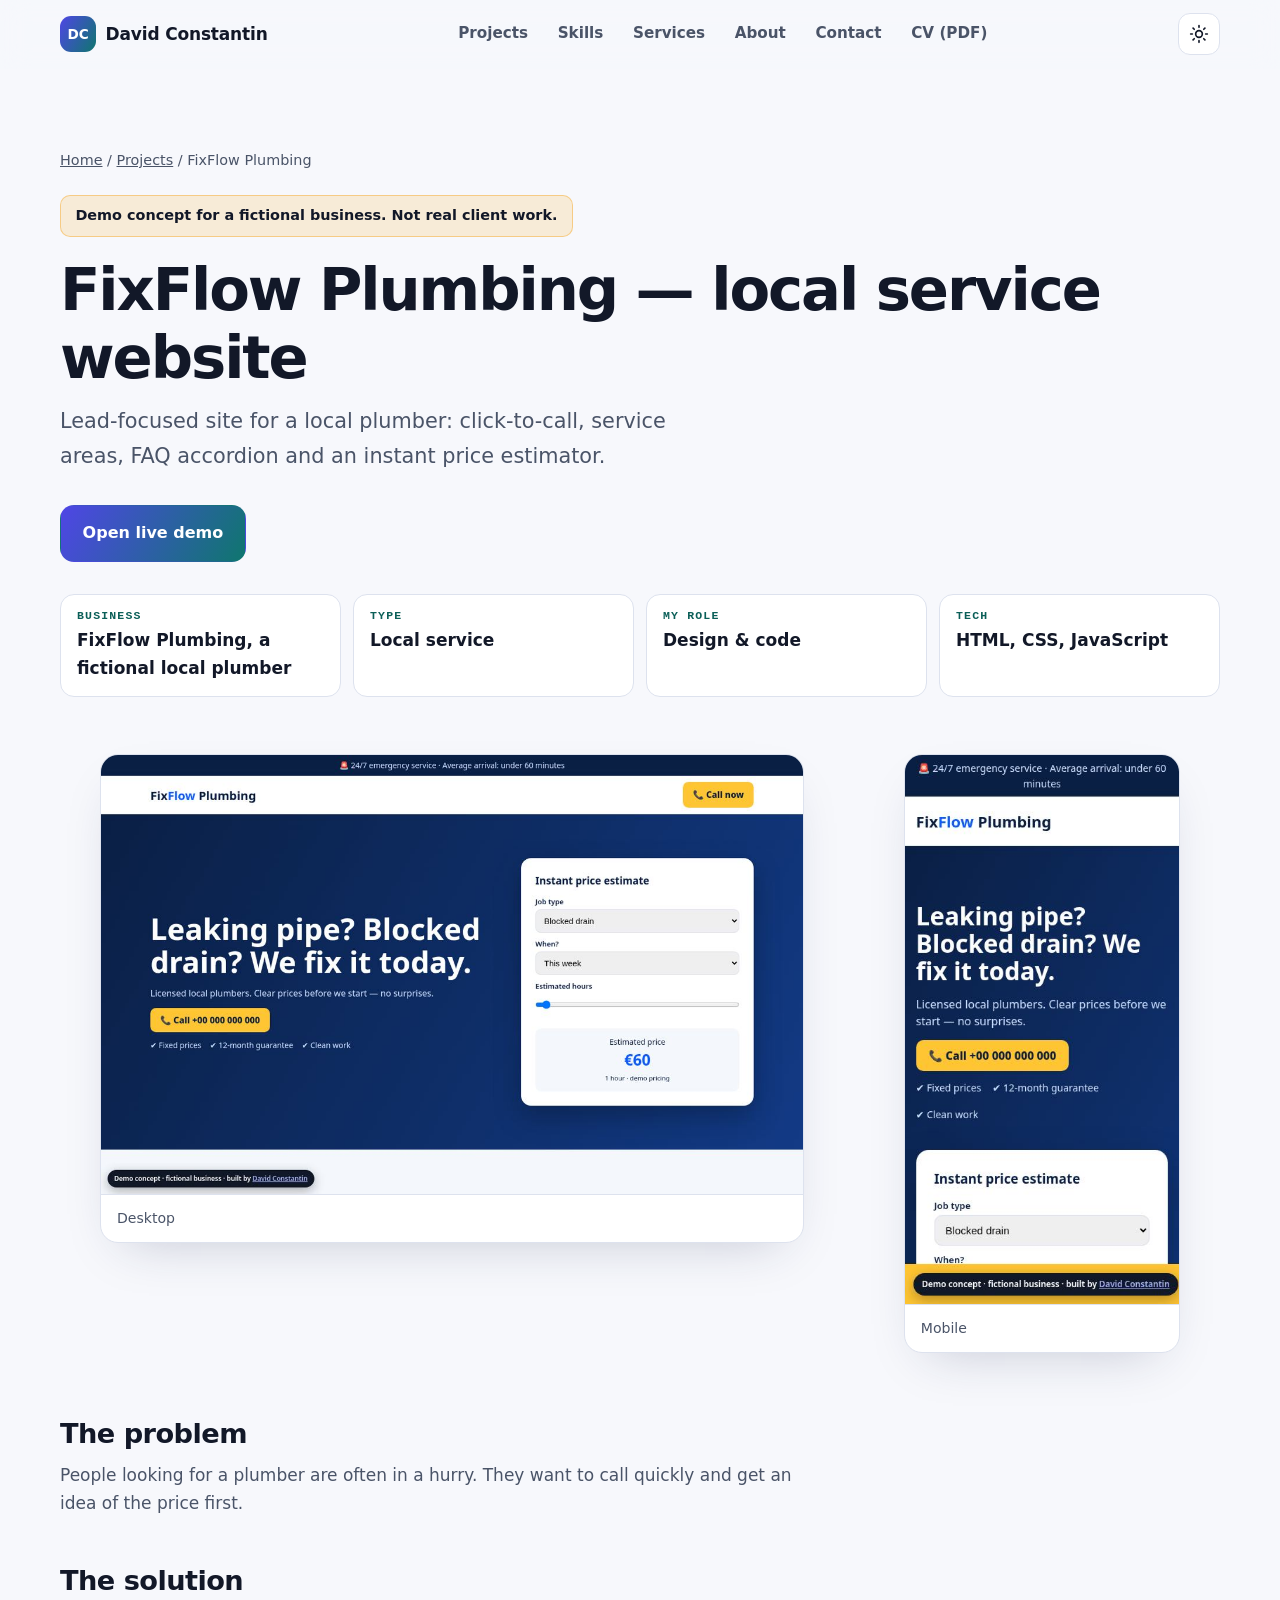
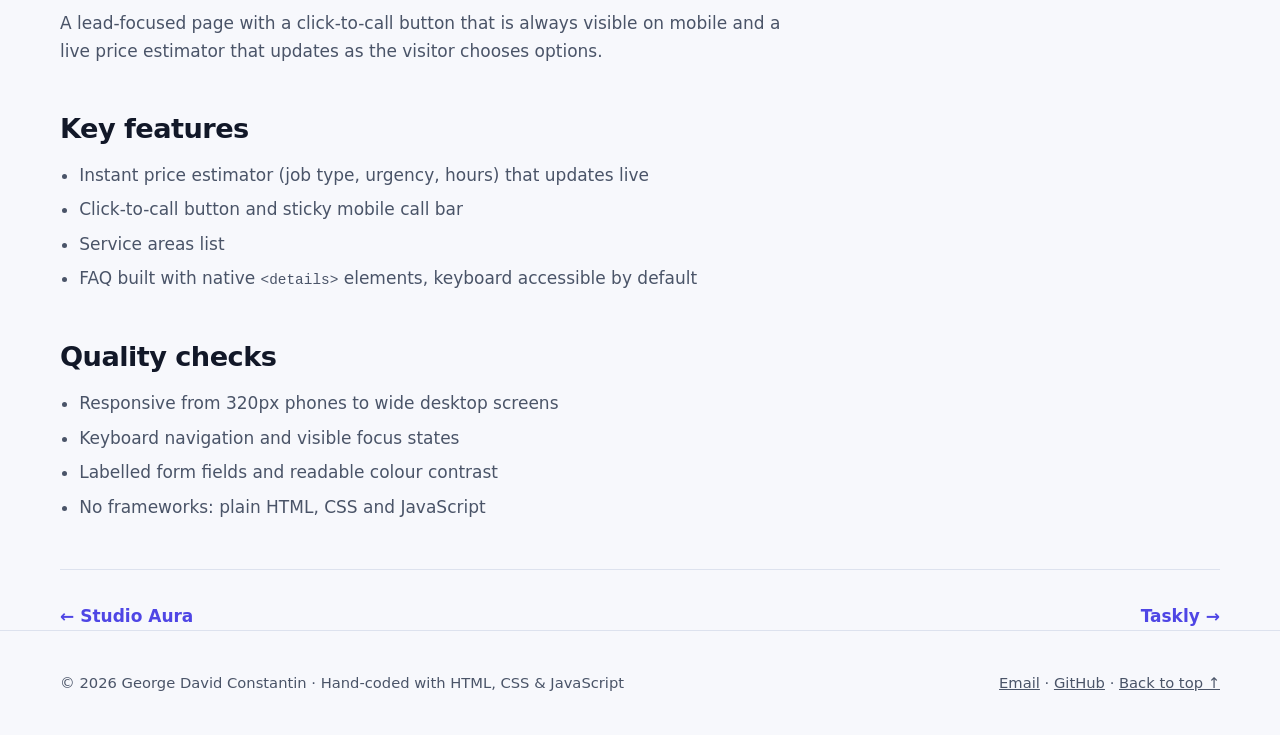
<file: projects/plumber/index.html>
<!doctype html>
<html lang="en" data-theme="dark">
<head>
<meta charset="utf-8">
<meta name="viewport" content="width=device-width, initial-scale=1">
<title>FixFlow Plumbing — local service website — Case study · David Constantin</title>
<meta name="description" content="Case study: Lead-focused site for a local plumber: click-to-call, service areas, FAQ accordion and an instant price estimator.">
<meta name="author" content="George David Constantin">
<link rel="canonical" href="https://davidgeorgeconstantin-spec.github.io/projects/plumber/">
<meta property="og:type" content="website">
<meta property="og:site_name" content="David Constantin — Web Developer">
<meta property="og:title" content="FixFlow Plumbing — local service website — Case study · David Constantin">
<meta property="og:description" content="Case study: Lead-focused site for a local plumber: click-to-call, service areas, FAQ accordion and an instant price estimator.">
<meta property="og:url" content="https://davidgeorgeconstantin-spec.github.io/projects/plumber/">
<meta property="og:image" content="https://davidgeorgeconstantin-spec.github.io/assets/img/og-image.jpg">
<meta property="og:image:width" content="1200">
<meta property="og:image:height" content="630">
<meta name="twitter:card" content="summary_large_image">
<meta name="theme-color" content="#0a0d17">
<link rel="icon" href="/assets/img/favicon.svg" type="image/svg+xml">
<link rel="apple-touch-icon" href="/assets/img/apple-touch-icon.png">
<script>try{var t=localStorage.getItem('theme')||(matchMedia('(prefers-color-scheme: light)').matches?'light':'dark');document.documentElement.setAttribute('data-theme',t)}catch(e){}</script>
<link rel="stylesheet" href="/assets/css/site.css">
</head>
<body>
<a class="skip" href="#main">Skip to content</a>
<header class="nav">
  <div class="wrap nav-in">
    <a href="/" class="logo"><span class="logo-mark" aria-hidden="true">DC</span><span>David Constantin</span></a>
    <nav id="menu" class="menu" aria-label="Main"><a href="/#projects">Projects</a><a href="/#skills">Skills</a><a href="/#services">Services</a><a href="/#about">About</a><a href="/#contact">Contact</a><a href="/cv/George_David_Constantin_CV_EN_v2.pdf" download>CV (PDF)</a></nav>
    <div class="nav-tools">
      <button class="icon-btn theme-toggle" type="button" aria-pressed="false" aria-label="Switch to light theme"><svg viewBox="0 0 24 24" fill="none" stroke="currentColor" stroke-width="2" stroke-linecap="round" stroke-linejoin="round" aria-hidden="true" focusable="false" class="moon"><path d="M21 12.8A9 9 0 1 1 11.2 3a7 7 0 0 0 9.8 9.8z"/></svg><svg viewBox="0 0 24 24" fill="none" stroke="currentColor" stroke-width="2" stroke-linecap="round" stroke-linejoin="round" aria-hidden="true" focusable="false" class="sun"><circle cx="12" cy="12" r="4"/><path d="M12 2v2m0 16v2M4.9 4.9l1.4 1.4m11.4 11.4 1.4 1.4M2 12h2m16 0h2M4.9 19.1l1.4-1.4M17.7 6.3l1.4-1.4"/></svg></button>
      <button class="icon-btn menu-btn" type="button" aria-label="Menu" aria-expanded="false" aria-controls="menu"><svg viewBox="0 0 24 24" fill="none" stroke="currentColor" stroke-width="2" stroke-linecap="round" stroke-linejoin="round" aria-hidden="true" focusable="false"><path d="M4 6h16M4 12h16M4 18h16"/></svg></button>
    </div>
  </div>
</header>

<main id="main">
<div class="wrap">
  <section class="cs-hero">
    <nav class="crumbs" aria-label="Breadcrumb"><a href="/">Home</a> / <a href="/#projects">Projects</a> / <span aria-current="page">FixFlow Plumbing</span></nav>
    <p class="demo-flag">Demo concept for a fictional business. Not real client work.</p>
    <h1>FixFlow Plumbing — local service website</h1>
    <p class="lead">Lead-focused site for a local plumber: click-to-call, service areas, FAQ accordion and an instant price estimator.</p>
    <div class="cta"><a class="btn btn-accent" href="/demos/plumber/">Open live demo</a></div>
    <dl class="meta">
      <div><dt>Business</dt><dd>FixFlow Plumbing, a fictional local plumber</dd></div>
      <div><dt>Type</dt><dd>Local service</dd></div>
      <div><dt>My role</dt><dd>Design &amp; code</dd></div>
      <div><dt>Tech</dt><dd>HTML, CSS, JavaScript</dd></div>
    </dl>
  </section>
  <div class="shots">
    <figure class="shot"><img src="/assets/img/thumb-plumber.jpg" alt="Desktop screenshot of the FixFlow Plumbing demo" width="1200" height="750"><figcaption>Desktop</figcaption></figure>
    <figure class="shot"><img src="/assets/img/mobile-plumber.jpg" alt="Mobile screenshot of the FixFlow Plumbing demo" width="390" height="780" loading="lazy" decoding="async"><figcaption>Mobile</figcaption></figure>
  </div>
  <article class="prose">
    <h2>The problem</h2><p>People looking for a plumber are often in a hurry. They want to call quickly and get an idea of the price first.</p>
    <h2>The solution</h2><p>A lead-focused page with a click-to-call button that is always visible on mobile and a live price estimator that updates as the visitor chooses options.</p>
    <h2>Key features</h2><ul><li>Instant price estimator (job type, urgency, hours) that updates live</li><li>Click-to-call button and sticky mobile call bar</li><li>Service areas list</li><li>FAQ built with native <code>&lt;details&gt;</code> elements, keyboard accessible by default</li></ul>
    <h2>Quality checks</h2>
    <ul><li>Responsive from 320px phones to wide desktop screens</li><li>Keyboard navigation and visible focus states</li><li>Labelled form fields and readable colour contrast</li><li>No frameworks: plain HTML, CSS and JavaScript</li></ul>
    
  </article>
  <nav class="cs-nav" aria-label="More projects">
    <a class="link" href="/projects/salon/">&larr; Studio Aura</a>
    <a class="link" href="/projects/launch/">Taskly &rarr;</a>
  </nav>
</div>
</main>
<footer class="footer">
  <div class="wrap">
    <span>&copy; <span id="y">2026</span> George David Constantin &middot; Hand-coded with HTML, CSS &amp; JavaScript</span>
    <span><a href="mailto:davidgeorgeconstantin@gmail.com">Email</a> &middot; <a href="https://github.com/davidgeorgeconstantin-spec" rel="noopener">GitHub</a> &middot; <a href="#main">Back to top &uarr;</a></span>
  </div>
</footer>
<script src="/assets/js/site.js" defer></script>
</body>
</html>
</file>
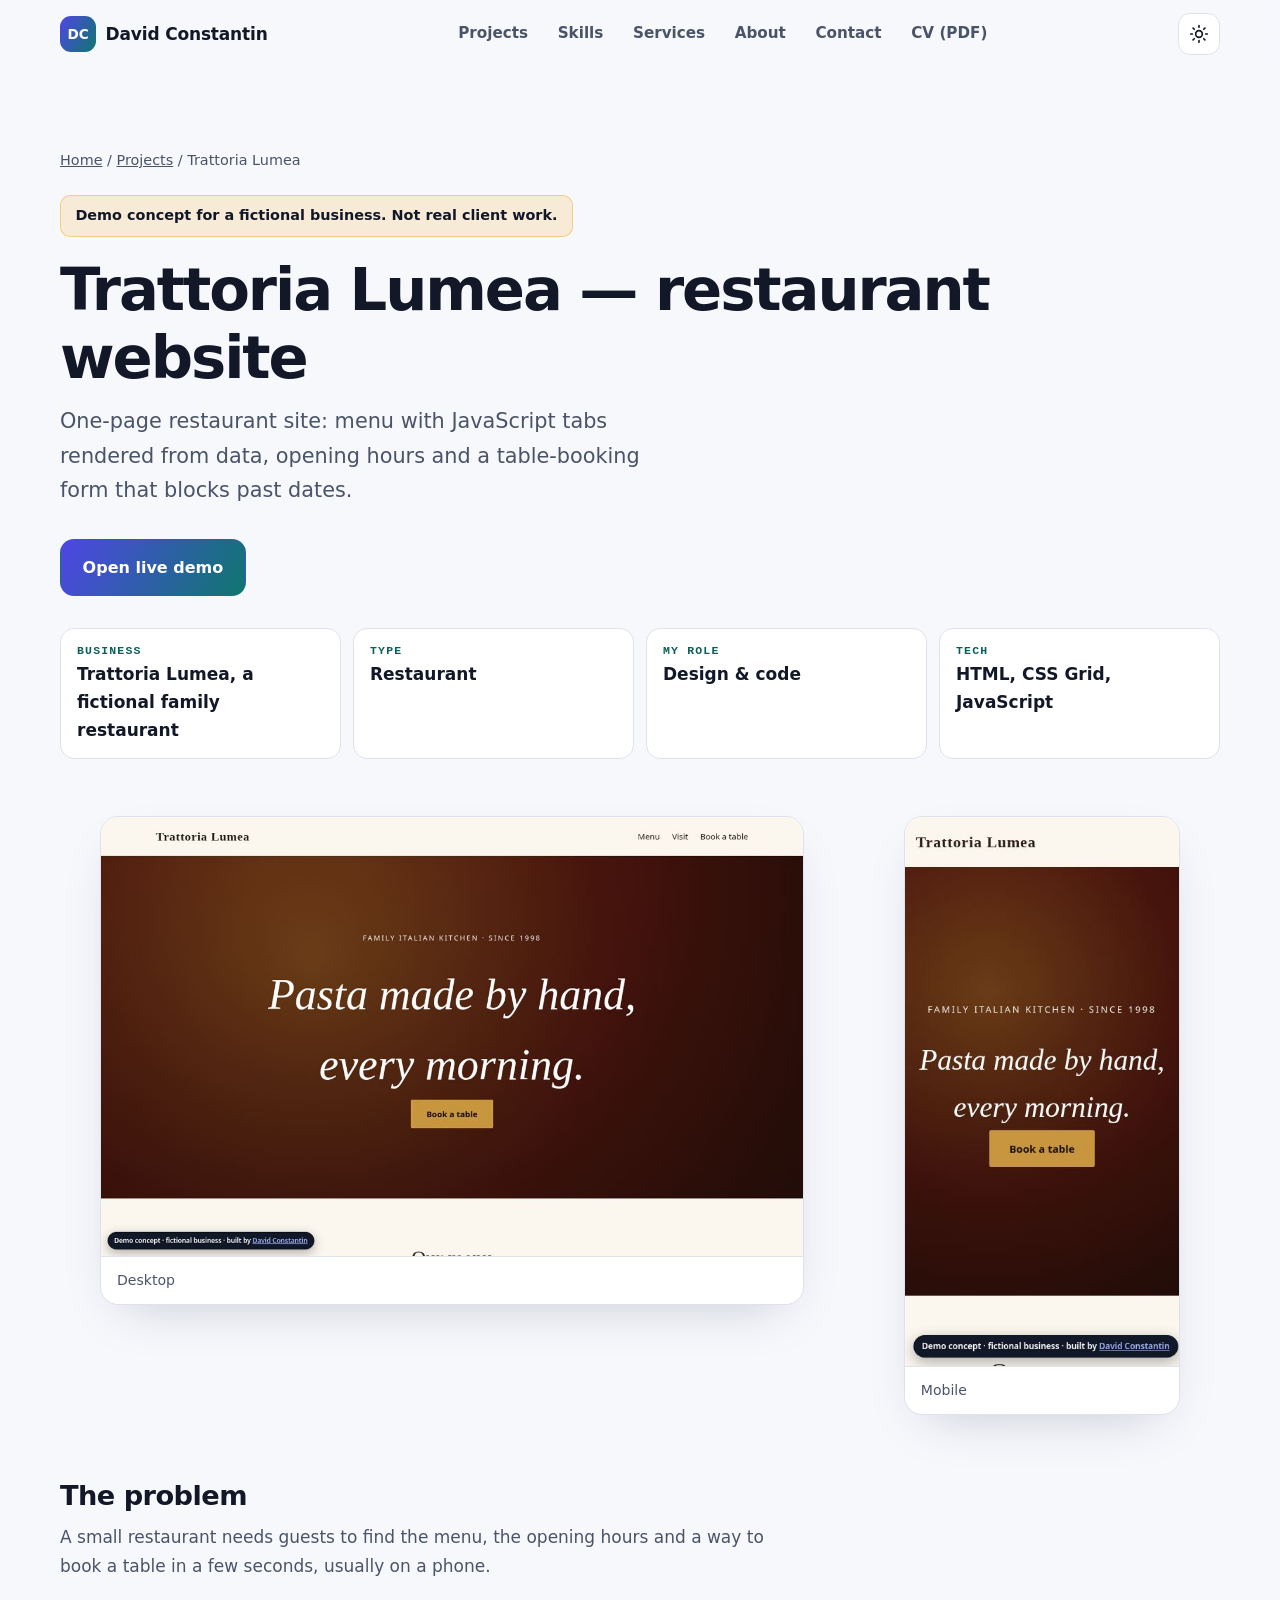
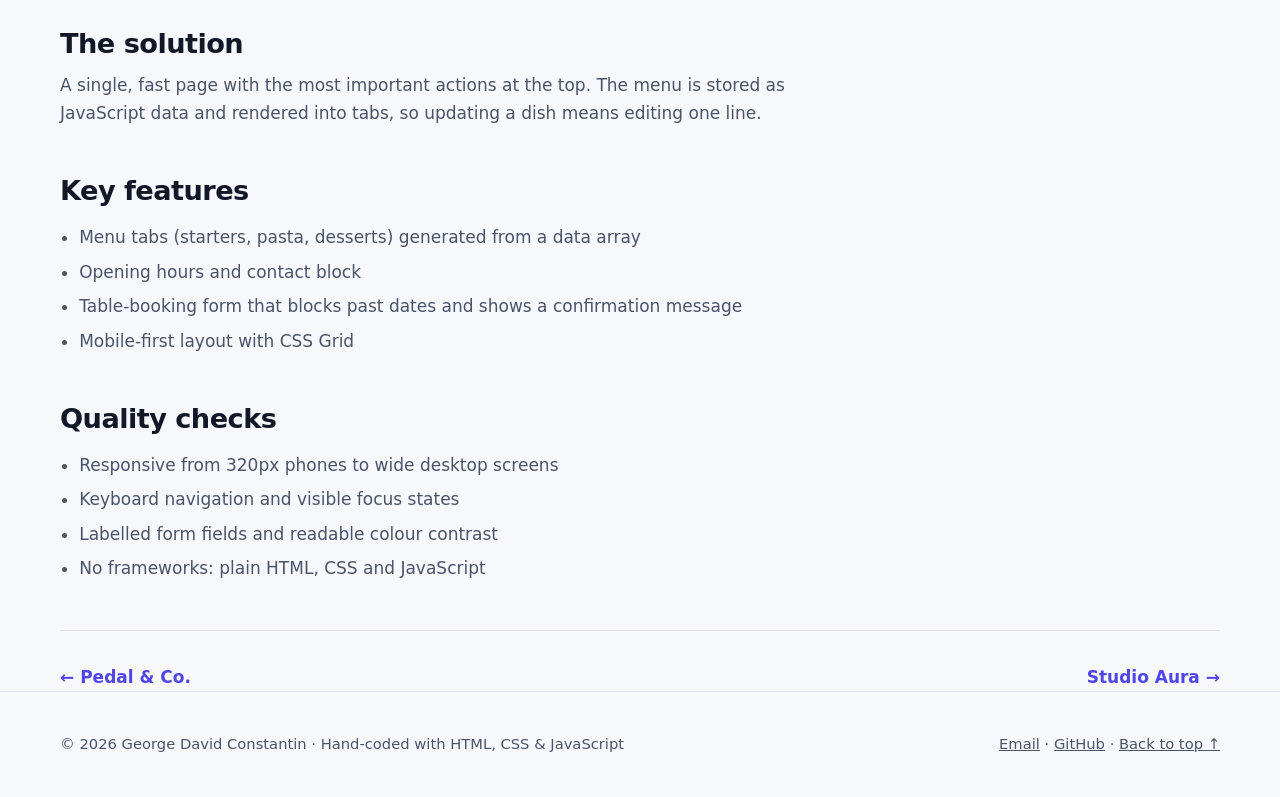
<file: projects/restaurant/index.html>
<!doctype html>
<html lang="en" data-theme="dark">
<head>
<meta charset="utf-8">
<meta name="viewport" content="width=device-width, initial-scale=1">
<title>Trattoria Lumea — restaurant website — Case study · David Constantin</title>
<meta name="description" content="Case study: One-page restaurant site: menu with JavaScript tabs rendered from data, opening hours and a table-booking form that blocks past dates.">
<meta name="author" content="George David Constantin">
<link rel="canonical" href="https://davidgeorgeconstantin-spec.github.io/projects/restaurant/">
<meta property="og:type" content="website">
<meta property="og:site_name" content="David Constantin — Web Developer">
<meta property="og:title" content="Trattoria Lumea — restaurant website — Case study · David Constantin">
<meta property="og:description" content="Case study: One-page restaurant site: menu with JavaScript tabs rendered from data, opening hours and a table-booking form that blocks past dates.">
<meta property="og:url" content="https://davidgeorgeconstantin-spec.github.io/projects/restaurant/">
<meta property="og:image" content="https://davidgeorgeconstantin-spec.github.io/assets/img/og-image.jpg">
<meta property="og:image:width" content="1200">
<meta property="og:image:height" content="630">
<meta name="twitter:card" content="summary_large_image">
<meta name="theme-color" content="#0a0d17">
<link rel="icon" href="/assets/img/favicon.svg" type="image/svg+xml">
<link rel="apple-touch-icon" href="/assets/img/apple-touch-icon.png">
<script>try{var t=localStorage.getItem('theme')||(matchMedia('(prefers-color-scheme: light)').matches?'light':'dark');document.documentElement.setAttribute('data-theme',t)}catch(e){}</script>
<link rel="stylesheet" href="/assets/css/site.css">
</head>
<body>
<a class="skip" href="#main">Skip to content</a>
<header class="nav">
  <div class="wrap nav-in">
    <a href="/" class="logo"><span class="logo-mark" aria-hidden="true">DC</span><span>David Constantin</span></a>
    <nav id="menu" class="menu" aria-label="Main"><a href="/#projects">Projects</a><a href="/#skills">Skills</a><a href="/#services">Services</a><a href="/#about">About</a><a href="/#contact">Contact</a><a href="/cv/George_David_Constantin_CV_EN_v2.pdf" download>CV (PDF)</a></nav>
    <div class="nav-tools">
      <button class="icon-btn theme-toggle" type="button" aria-pressed="false" aria-label="Switch to light theme"><svg viewBox="0 0 24 24" fill="none" stroke="currentColor" stroke-width="2" stroke-linecap="round" stroke-linejoin="round" aria-hidden="true" focusable="false" class="moon"><path d="M21 12.8A9 9 0 1 1 11.2 3a7 7 0 0 0 9.8 9.8z"/></svg><svg viewBox="0 0 24 24" fill="none" stroke="currentColor" stroke-width="2" stroke-linecap="round" stroke-linejoin="round" aria-hidden="true" focusable="false" class="sun"><circle cx="12" cy="12" r="4"/><path d="M12 2v2m0 16v2M4.9 4.9l1.4 1.4m11.4 11.4 1.4 1.4M2 12h2m16 0h2M4.9 19.1l1.4-1.4M17.7 6.3l1.4-1.4"/></svg></button>
      <button class="icon-btn menu-btn" type="button" aria-label="Menu" aria-expanded="false" aria-controls="menu"><svg viewBox="0 0 24 24" fill="none" stroke="currentColor" stroke-width="2" stroke-linecap="round" stroke-linejoin="round" aria-hidden="true" focusable="false"><path d="M4 6h16M4 12h16M4 18h16"/></svg></button>
    </div>
  </div>
</header>

<main id="main">
<div class="wrap">
  <section class="cs-hero">
    <nav class="crumbs" aria-label="Breadcrumb"><a href="/">Home</a> / <a href="/#projects">Projects</a> / <span aria-current="page">Trattoria Lumea</span></nav>
    <p class="demo-flag">Demo concept for a fictional business. Not real client work.</p>
    <h1>Trattoria Lumea — restaurant website</h1>
    <p class="lead">One-page restaurant site: menu with JavaScript tabs rendered from data, opening hours and a table-booking form that blocks past dates.</p>
    <div class="cta"><a class="btn btn-accent" href="/demos/restaurant/">Open live demo</a></div>
    <dl class="meta">
      <div><dt>Business</dt><dd>Trattoria Lumea, a fictional family restaurant</dd></div>
      <div><dt>Type</dt><dd>Restaurant</dd></div>
      <div><dt>My role</dt><dd>Design &amp; code</dd></div>
      <div><dt>Tech</dt><dd>HTML, CSS Grid, JavaScript</dd></div>
    </dl>
  </section>
  <div class="shots">
    <figure class="shot"><img src="/assets/img/thumb-restaurant.jpg" alt="Desktop screenshot of the Trattoria Lumea demo" width="1200" height="750"><figcaption>Desktop</figcaption></figure>
    <figure class="shot"><img src="/assets/img/mobile-restaurant.jpg" alt="Mobile screenshot of the Trattoria Lumea demo" width="390" height="780" loading="lazy" decoding="async"><figcaption>Mobile</figcaption></figure>
  </div>
  <article class="prose">
    <h2>The problem</h2><p>A small restaurant needs guests to find the menu, the opening hours and a way to book a table in a few seconds, usually on a phone.</p>
    <h2>The solution</h2><p>A single, fast page with the most important actions at the top. The menu is stored as JavaScript data and rendered into tabs, so updating a dish means editing one line.</p>
    <h2>Key features</h2><ul><li>Menu tabs (starters, pasta, desserts) generated from a data array</li><li>Opening hours and contact block</li><li>Table-booking form that blocks past dates and shows a confirmation message</li><li>Mobile-first layout with CSS Grid</li></ul>
    <h2>Quality checks</h2>
    <ul><li>Responsive from 320px phones to wide desktop screens</li><li>Keyboard navigation and visible focus states</li><li>Labelled form fields and readable colour contrast</li><li>No frameworks: plain HTML, CSS and JavaScript</li></ul>
    
  </article>
  <nav class="cs-nav" aria-label="More projects">
    <a class="link" href="/projects/php-booking/">&larr; Pedal &amp; Co.</a>
    <a class="link" href="/projects/salon/">Studio Aura &rarr;</a>
  </nav>
</div>
</main>
<footer class="footer">
  <div class="wrap">
    <span>&copy; <span id="y">2026</span> George David Constantin &middot; Hand-coded with HTML, CSS &amp; JavaScript</span>
    <span><a href="mailto:davidgeorgeconstantin@gmail.com">Email</a> &middot; <a href="https://github.com/davidgeorgeconstantin-spec" rel="noopener">GitHub</a> &middot; <a href="#main">Back to top &uarr;</a></span>
  </div>
</footer>
<script src="/assets/js/site.js" defer></script>
</body>
</html>
</file>
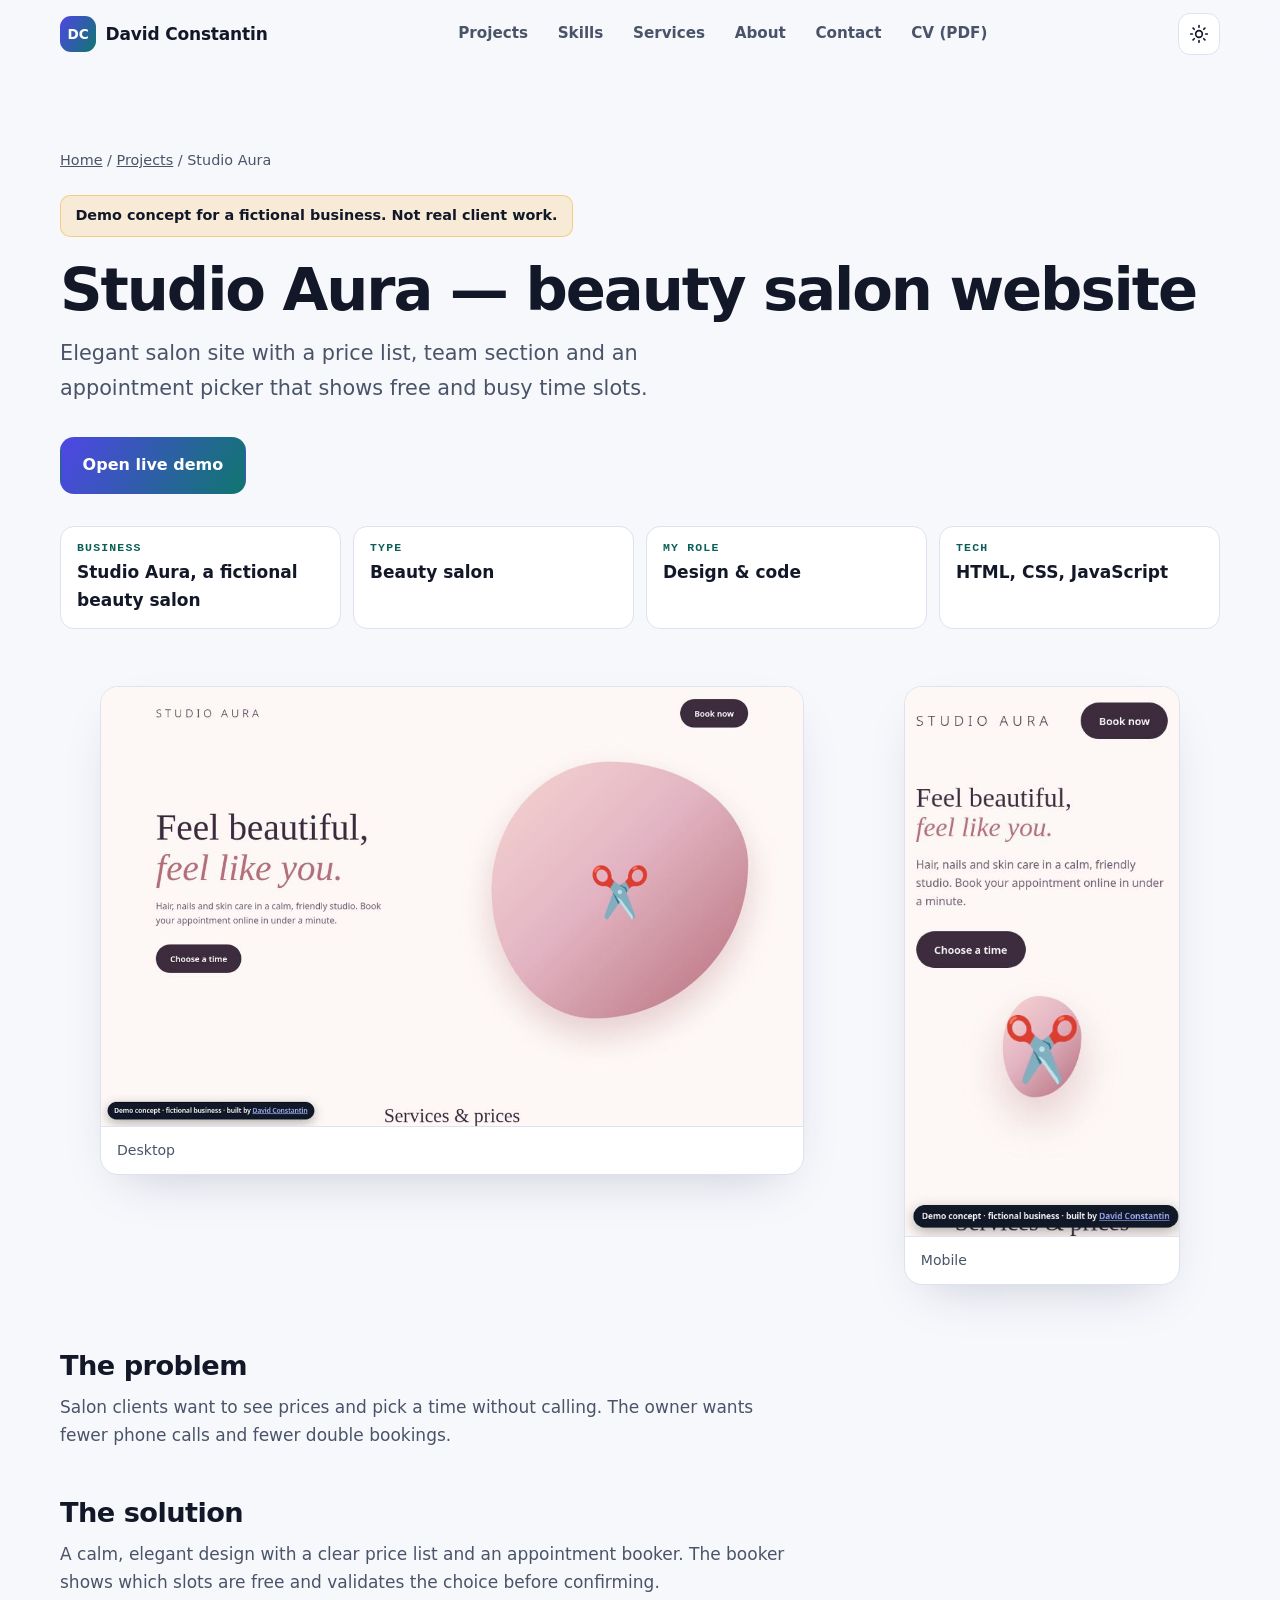
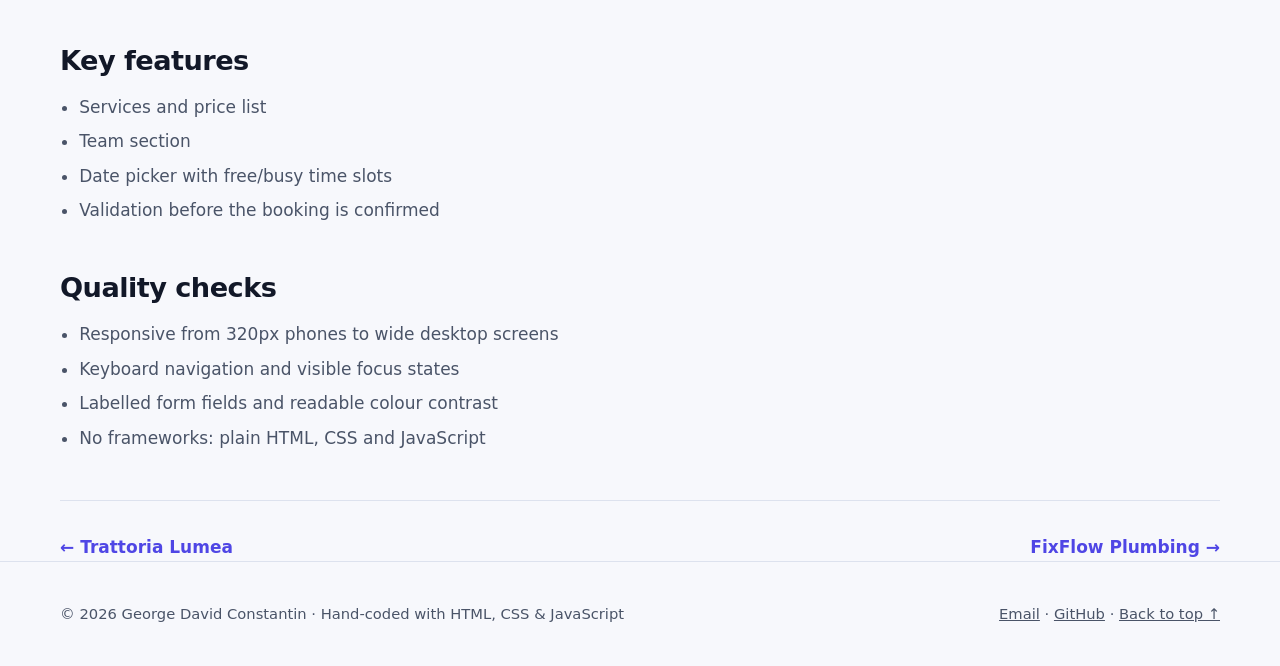
<file: projects/salon/index.html>
<!doctype html>
<html lang="en" data-theme="dark">
<head>
<meta charset="utf-8">
<meta name="viewport" content="width=device-width, initial-scale=1">
<title>Studio Aura — beauty salon website — Case study · David Constantin</title>
<meta name="description" content="Case study: Elegant salon site with a price list, team section and an appointment picker that shows free and busy time slots.">
<meta name="author" content="George David Constantin">
<link rel="canonical" href="https://davidgeorgeconstantin-spec.github.io/projects/salon/">
<meta property="og:type" content="website">
<meta property="og:site_name" content="David Constantin — Web Developer">
<meta property="og:title" content="Studio Aura — beauty salon website — Case study · David Constantin">
<meta property="og:description" content="Case study: Elegant salon site with a price list, team section and an appointment picker that shows free and busy time slots.">
<meta property="og:url" content="https://davidgeorgeconstantin-spec.github.io/projects/salon/">
<meta property="og:image" content="https://davidgeorgeconstantin-spec.github.io/assets/img/og-image.jpg">
<meta property="og:image:width" content="1200">
<meta property="og:image:height" content="630">
<meta name="twitter:card" content="summary_large_image">
<meta name="theme-color" content="#0a0d17">
<link rel="icon" href="/assets/img/favicon.svg" type="image/svg+xml">
<link rel="apple-touch-icon" href="/assets/img/apple-touch-icon.png">
<script>try{var t=localStorage.getItem('theme')||(matchMedia('(prefers-color-scheme: light)').matches?'light':'dark');document.documentElement.setAttribute('data-theme',t)}catch(e){}</script>
<link rel="stylesheet" href="/assets/css/site.css">
</head>
<body>
<a class="skip" href="#main">Skip to content</a>
<header class="nav">
  <div class="wrap nav-in">
    <a href="/" class="logo"><span class="logo-mark" aria-hidden="true">DC</span><span>David Constantin</span></a>
    <nav id="menu" class="menu" aria-label="Main"><a href="/#projects">Projects</a><a href="/#skills">Skills</a><a href="/#services">Services</a><a href="/#about">About</a><a href="/#contact">Contact</a><a href="/cv/George_David_Constantin_CV_EN_v2.pdf" download>CV (PDF)</a></nav>
    <div class="nav-tools">
      <button class="icon-btn theme-toggle" type="button" aria-pressed="false" aria-label="Switch to light theme"><svg viewBox="0 0 24 24" fill="none" stroke="currentColor" stroke-width="2" stroke-linecap="round" stroke-linejoin="round" aria-hidden="true" focusable="false" class="moon"><path d="M21 12.8A9 9 0 1 1 11.2 3a7 7 0 0 0 9.8 9.8z"/></svg><svg viewBox="0 0 24 24" fill="none" stroke="currentColor" stroke-width="2" stroke-linecap="round" stroke-linejoin="round" aria-hidden="true" focusable="false" class="sun"><circle cx="12" cy="12" r="4"/><path d="M12 2v2m0 16v2M4.9 4.9l1.4 1.4m11.4 11.4 1.4 1.4M2 12h2m16 0h2M4.9 19.1l1.4-1.4M17.7 6.3l1.4-1.4"/></svg></button>
      <button class="icon-btn menu-btn" type="button" aria-label="Menu" aria-expanded="false" aria-controls="menu"><svg viewBox="0 0 24 24" fill="none" stroke="currentColor" stroke-width="2" stroke-linecap="round" stroke-linejoin="round" aria-hidden="true" focusable="false"><path d="M4 6h16M4 12h16M4 18h16"/></svg></button>
    </div>
  </div>
</header>

<main id="main">
<div class="wrap">
  <section class="cs-hero">
    <nav class="crumbs" aria-label="Breadcrumb"><a href="/">Home</a> / <a href="/#projects">Projects</a> / <span aria-current="page">Studio Aura</span></nav>
    <p class="demo-flag">Demo concept for a fictional business. Not real client work.</p>
    <h1>Studio Aura — beauty salon website</h1>
    <p class="lead">Elegant salon site with a price list, team section and an appointment picker that shows free and busy time slots.</p>
    <div class="cta"><a class="btn btn-accent" href="/demos/salon/">Open live demo</a></div>
    <dl class="meta">
      <div><dt>Business</dt><dd>Studio Aura, a fictional beauty salon</dd></div>
      <div><dt>Type</dt><dd>Beauty salon</dd></div>
      <div><dt>My role</dt><dd>Design &amp; code</dd></div>
      <div><dt>Tech</dt><dd>HTML, CSS, JavaScript</dd></div>
    </dl>
  </section>
  <div class="shots">
    <figure class="shot"><img src="/assets/img/thumb-salon.jpg" alt="Desktop screenshot of the Studio Aura demo" width="1200" height="750"><figcaption>Desktop</figcaption></figure>
    <figure class="shot"><img src="/assets/img/mobile-salon.jpg" alt="Mobile screenshot of the Studio Aura demo" width="390" height="780" loading="lazy" decoding="async"><figcaption>Mobile</figcaption></figure>
  </div>
  <article class="prose">
    <h2>The problem</h2><p>Salon clients want to see prices and pick a time without calling. The owner wants fewer phone calls and fewer double bookings.</p>
    <h2>The solution</h2><p>A calm, elegant design with a clear price list and an appointment booker. The booker shows which slots are free and validates the choice before confirming.</p>
    <h2>Key features</h2><ul><li>Services and price list</li><li>Team section</li><li>Date picker with free/busy time slots</li><li>Validation before the booking is confirmed</li></ul>
    <h2>Quality checks</h2>
    <ul><li>Responsive from 320px phones to wide desktop screens</li><li>Keyboard navigation and visible focus states</li><li>Labelled form fields and readable colour contrast</li><li>No frameworks: plain HTML, CSS and JavaScript</li></ul>
    
  </article>
  <nav class="cs-nav" aria-label="More projects">
    <a class="link" href="/projects/restaurant/">&larr; Trattoria Lumea</a>
    <a class="link" href="/projects/plumber/">FixFlow Plumbing &rarr;</a>
  </nav>
</div>
</main>
<footer class="footer">
  <div class="wrap">
    <span>&copy; <span id="y">2026</span> George David Constantin &middot; Hand-coded with HTML, CSS &amp; JavaScript</span>
    <span><a href="mailto:davidgeorgeconstantin@gmail.com">Email</a> &middot; <a href="https://github.com/davidgeorgeconstantin-spec" rel="noopener">GitHub</a> &middot; <a href="#main">Back to top &uarr;</a></span>
  </div>
</footer>
<script src="/assets/js/site.js" defer></script>
</body>
</html>
</file>
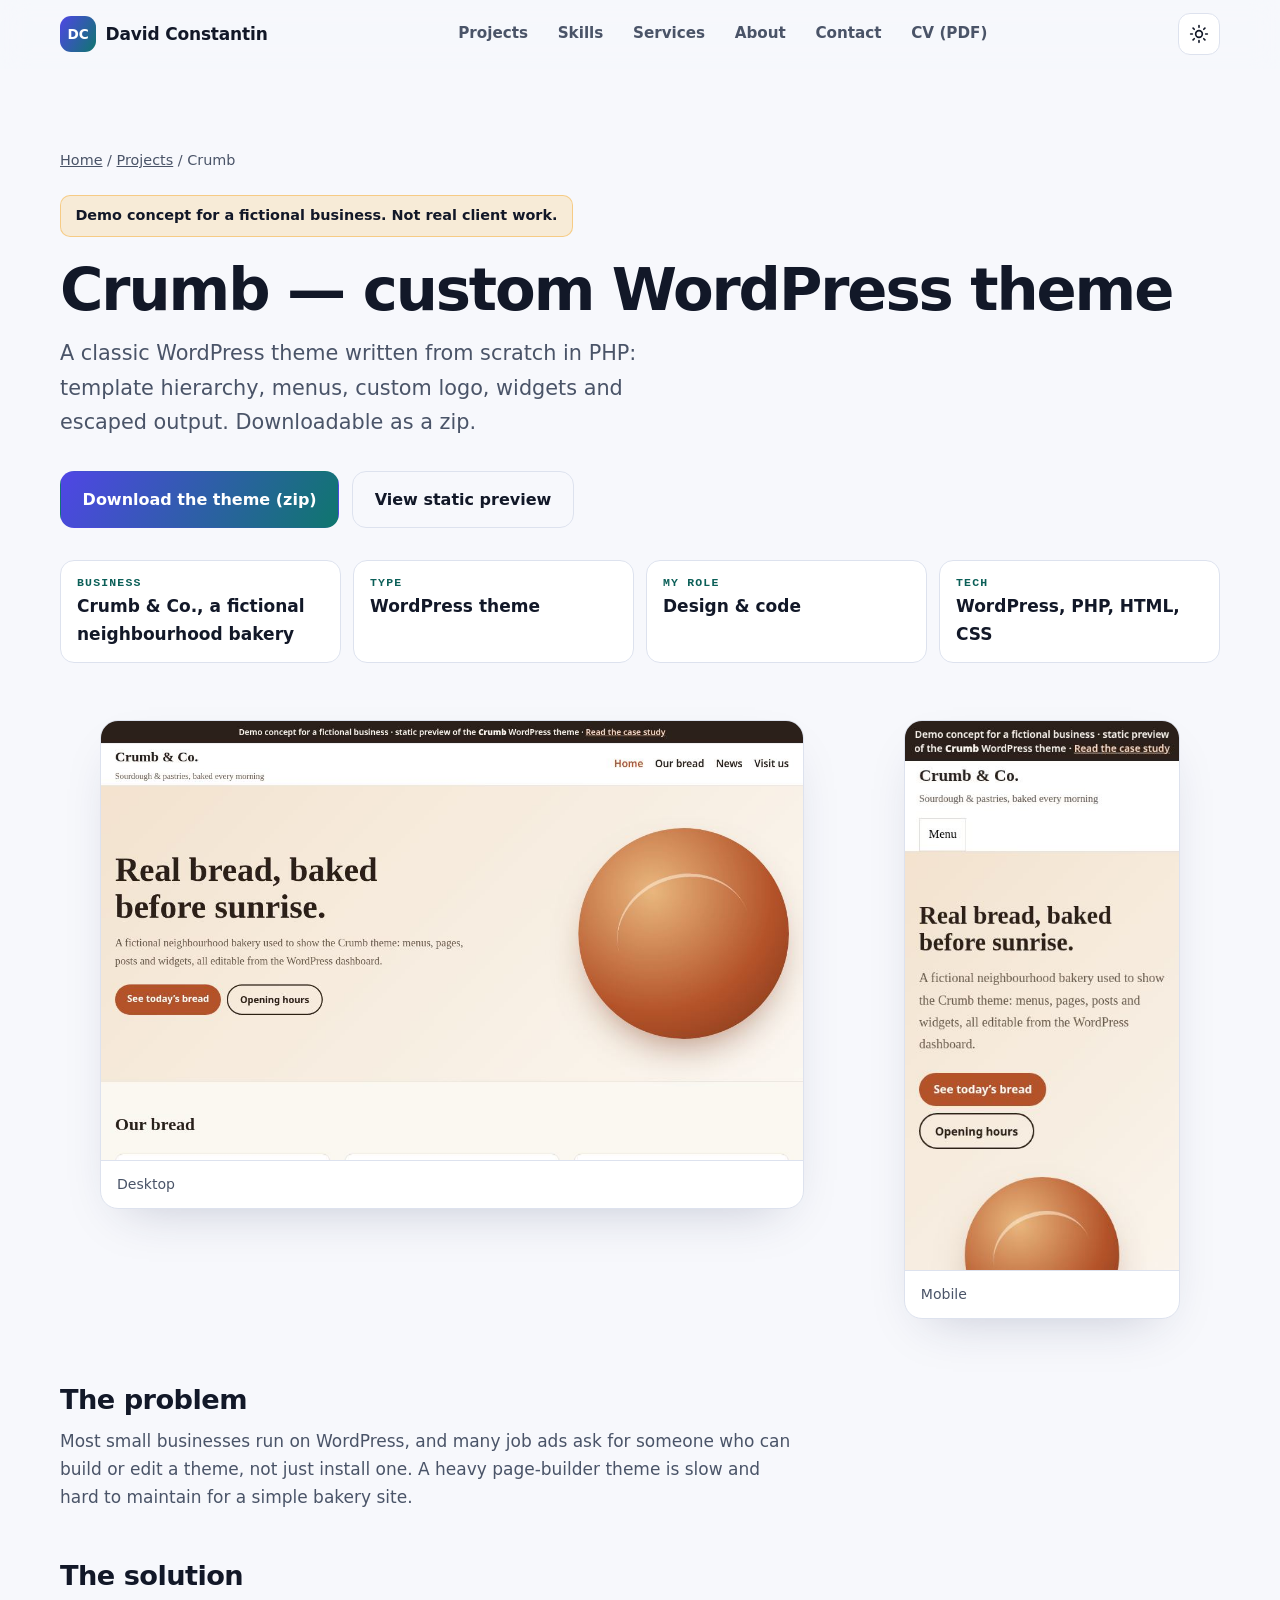
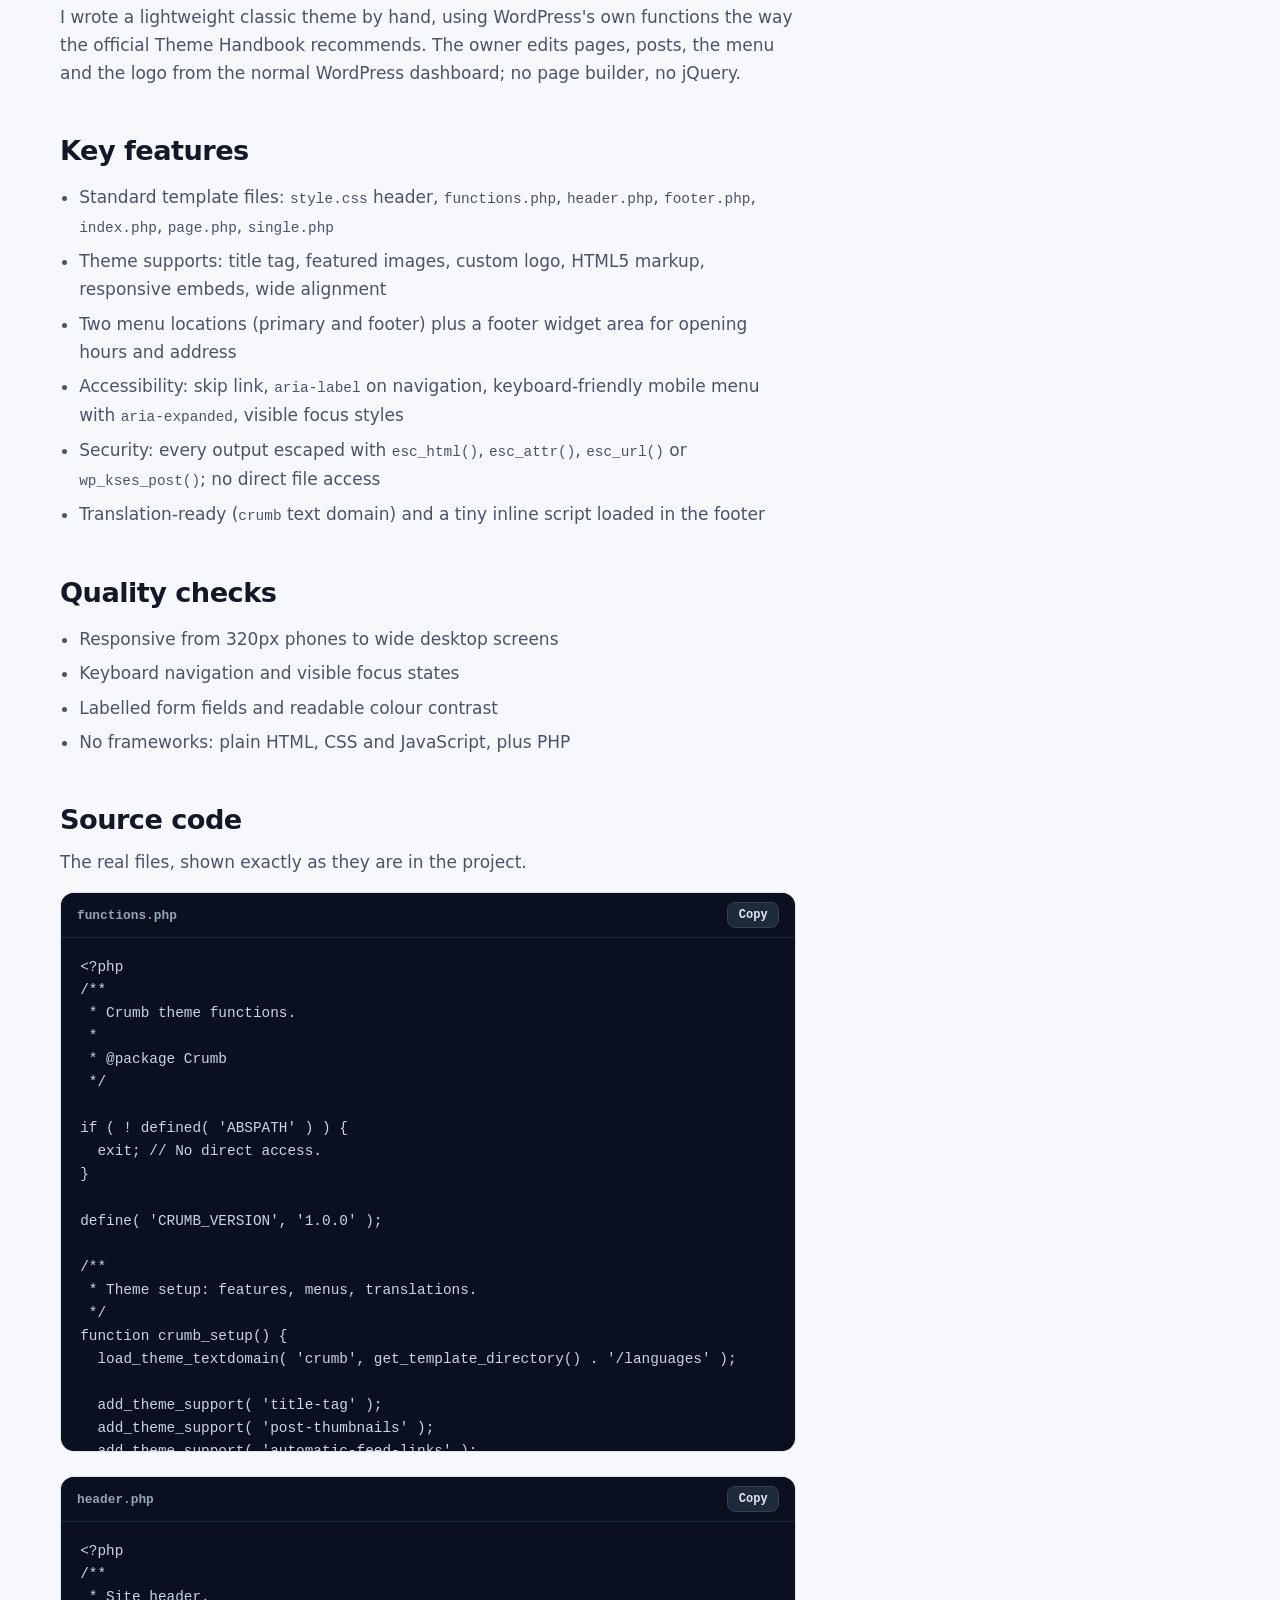
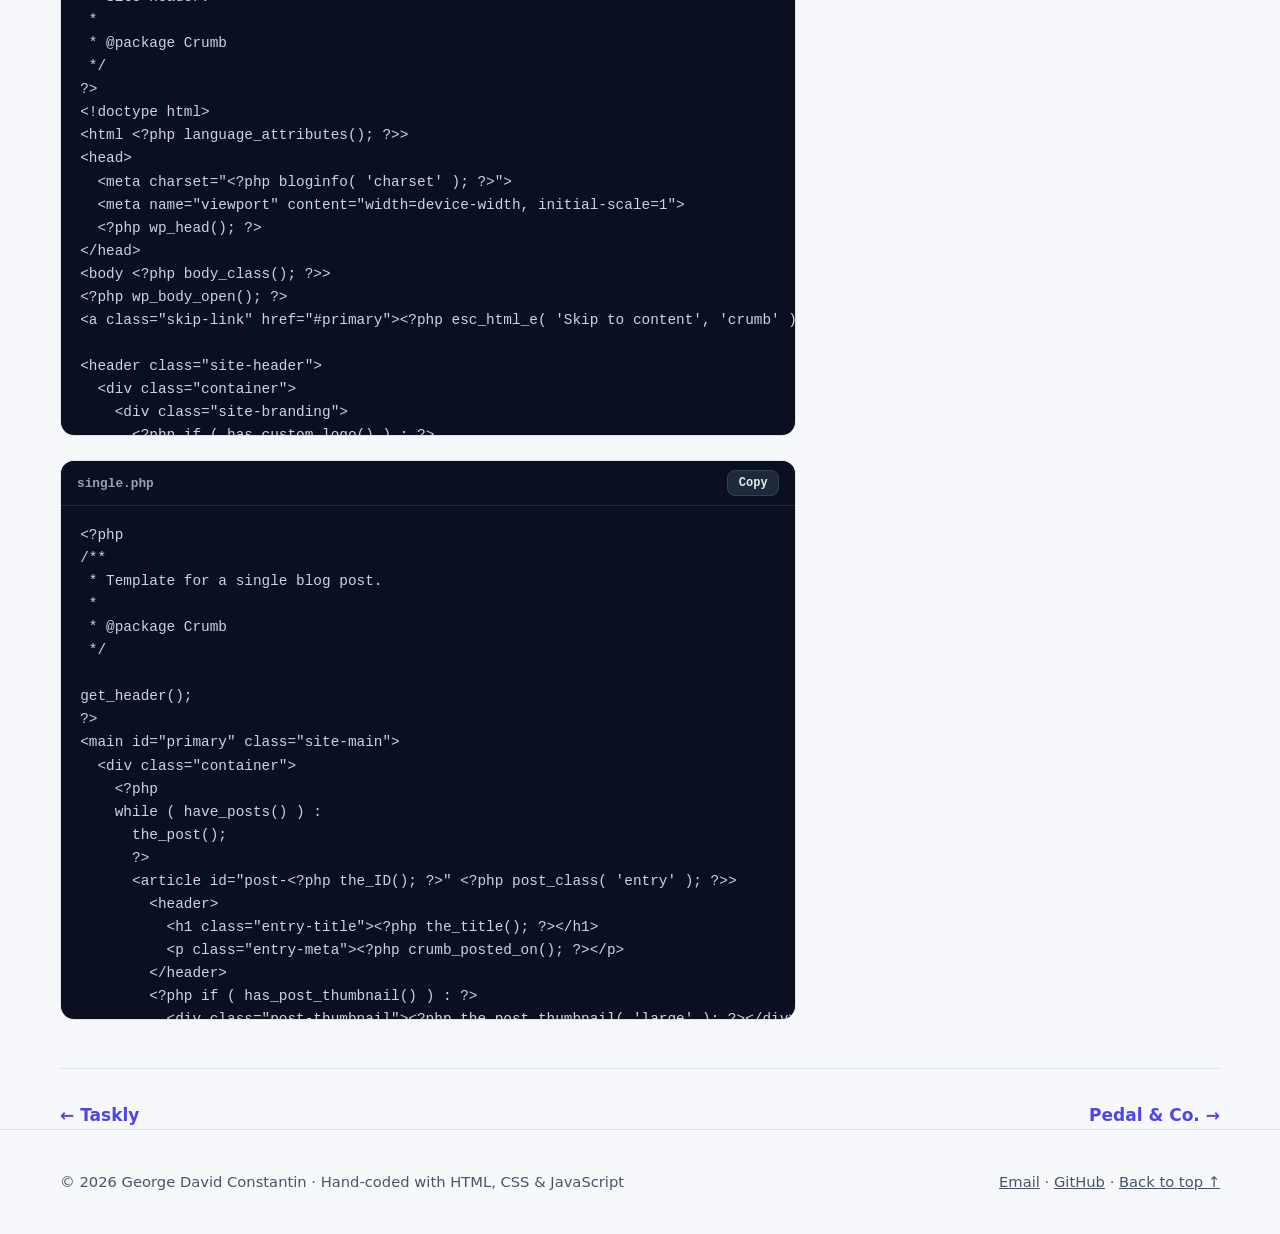
<file: projects/wordpress-theme/index.html>
<!doctype html>
<html lang="en" data-theme="dark">
<head>
<meta charset="utf-8">
<meta name="viewport" content="width=device-width, initial-scale=1">
<title>Crumb — custom WordPress theme — Case study · David Constantin</title>
<meta name="description" content="Case study: A classic WordPress theme written from scratch in PHP: template hierarchy, menus, custom logo, widgets and escaped output. Downloadable as a zip.">
<meta name="author" content="George David Constantin">
<link rel="canonical" href="https://davidgeorgeconstantin-spec.github.io/projects/wordpress-theme/">
<meta property="og:type" content="website">
<meta property="og:site_name" content="David Constantin — Web Developer">
<meta property="og:title" content="Crumb — custom WordPress theme — Case study · David Constantin">
<meta property="og:description" content="Case study: A classic WordPress theme written from scratch in PHP: template hierarchy, menus, custom logo, widgets and escaped output. Downloadable as a zip.">
<meta property="og:url" content="https://davidgeorgeconstantin-spec.github.io/projects/wordpress-theme/">
<meta property="og:image" content="https://davidgeorgeconstantin-spec.github.io/assets/img/og-image.jpg">
<meta property="og:image:width" content="1200">
<meta property="og:image:height" content="630">
<meta name="twitter:card" content="summary_large_image">
<meta name="theme-color" content="#0a0d17">
<link rel="icon" href="/assets/img/favicon.svg" type="image/svg+xml">
<link rel="apple-touch-icon" href="/assets/img/apple-touch-icon.png">
<script>try{var t=localStorage.getItem('theme')||(matchMedia('(prefers-color-scheme: light)').matches?'light':'dark');document.documentElement.setAttribute('data-theme',t)}catch(e){}</script>
<link rel="stylesheet" href="/assets/css/site.css">
</head>
<body>
<a class="skip" href="#main">Skip to content</a>
<header class="nav">
  <div class="wrap nav-in">
    <a href="/" class="logo"><span class="logo-mark" aria-hidden="true">DC</span><span>David Constantin</span></a>
    <nav id="menu" class="menu" aria-label="Main"><a href="/#projects">Projects</a><a href="/#skills">Skills</a><a href="/#services">Services</a><a href="/#about">About</a><a href="/#contact">Contact</a><a href="/cv/George_David_Constantin_CV_EN_v2.pdf" download>CV (PDF)</a></nav>
    <div class="nav-tools">
      <button class="icon-btn theme-toggle" type="button" aria-pressed="false" aria-label="Switch to light theme"><svg viewBox="0 0 24 24" fill="none" stroke="currentColor" stroke-width="2" stroke-linecap="round" stroke-linejoin="round" aria-hidden="true" focusable="false" class="moon"><path d="M21 12.8A9 9 0 1 1 11.2 3a7 7 0 0 0 9.8 9.8z"/></svg><svg viewBox="0 0 24 24" fill="none" stroke="currentColor" stroke-width="2" stroke-linecap="round" stroke-linejoin="round" aria-hidden="true" focusable="false" class="sun"><circle cx="12" cy="12" r="4"/><path d="M12 2v2m0 16v2M4.9 4.9l1.4 1.4m11.4 11.4 1.4 1.4M2 12h2m16 0h2M4.9 19.1l1.4-1.4M17.7 6.3l1.4-1.4"/></svg></button>
      <button class="icon-btn menu-btn" type="button" aria-label="Menu" aria-expanded="false" aria-controls="menu"><svg viewBox="0 0 24 24" fill="none" stroke="currentColor" stroke-width="2" stroke-linecap="round" stroke-linejoin="round" aria-hidden="true" focusable="false"><path d="M4 6h16M4 12h16M4 18h16"/></svg></button>
    </div>
  </div>
</header>

<main id="main">
<div class="wrap">
  <section class="cs-hero">
    <nav class="crumbs" aria-label="Breadcrumb"><a href="/">Home</a> / <a href="/#projects">Projects</a> / <span aria-current="page">Crumb</span></nav>
    <p class="demo-flag">Demo concept for a fictional business. Not real client work.</p>
    <h1>Crumb — custom WordPress theme</h1>
    <p class="lead">A classic WordPress theme written from scratch in PHP: template hierarchy, menus, custom logo, widgets and escaped output. Downloadable as a zip.</p>
    <div class="cta"><a class="btn btn-accent" href="/wordpress-theme/crumb.zip" download>Download the theme (zip)</a><a class="btn btn-ghost" href="/demos/wp-theme/">View static preview</a></div>
    <dl class="meta">
      <div><dt>Business</dt><dd>Crumb &amp; Co., a fictional neighbourhood bakery</dd></div>
      <div><dt>Type</dt><dd>WordPress theme</dd></div>
      <div><dt>My role</dt><dd>Design &amp; code</dd></div>
      <div><dt>Tech</dt><dd>WordPress, PHP, HTML, CSS</dd></div>
    </dl>
  </section>
  <div class="shots">
    <figure class="shot"><img src="/assets/img/thumb-wptheme.jpg" alt="Desktop screenshot of the Crumb demo" width="1200" height="750"><figcaption>Desktop</figcaption></figure>
    <figure class="shot"><img src="/assets/img/mobile-wptheme.jpg" alt="Mobile screenshot of the Crumb demo" width="390" height="780" loading="lazy" decoding="async"><figcaption>Mobile</figcaption></figure>
  </div>
  <article class="prose">
    <h2>The problem</h2><p>Most small businesses run on WordPress, and many job ads ask for someone who can build or edit a theme, not just install one. A heavy page-builder theme is slow and hard to maintain for a simple bakery site.</p>
    <h2>The solution</h2><p>I wrote a lightweight classic theme by hand, using WordPress's own functions the way the official Theme Handbook recommends. The owner edits pages, posts, the menu and the logo from the normal WordPress dashboard; no page builder, no jQuery.</p>
    <h2>Key features</h2><ul><li>Standard template files: <code>style.css</code> header, <code>functions.php</code>, <code>header.php</code>, <code>footer.php</code>, <code>index.php</code>, <code>page.php</code>, <code>single.php</code></li><li>Theme supports: title tag, featured images, custom logo, HTML5 markup, responsive embeds, wide alignment</li><li>Two menu locations (primary and footer) plus a footer widget area for opening hours and address</li><li>Accessibility: skip link, <code>aria-label</code> on navigation, keyboard-friendly mobile menu with <code>aria-expanded</code>, visible focus styles</li><li>Security: every output escaped with <code>esc_html()</code>, <code>esc_attr()</code>, <code>esc_url()</code> or <code>wp_kses_post()</code>; no direct file access</li><li>Translation-ready (<code>crumb</code> text domain) and a tiny inline script loaded in the footer</li></ul>
    <h2>Quality checks</h2>
    <ul><li>Responsive from 320px phones to wide desktop screens</li><li>Keyboard navigation and visible focus states</li><li>Labelled form fields and readable colour contrast</li><li>No frameworks: plain HTML, CSS and JavaScript, plus PHP</li></ul>
    <h2>Source code</h2><p>The real files, shown exactly as they are in the project.</p><div class="code-block"><div class="code-head"><span>functions.php</span><button class="copy" type="button">Copy</button></div><pre tabindex="0" aria-label="Source code of functions.php"><code>&lt;?php
/**
 * Crumb theme functions.
 *
 * @package Crumb
 */

if ( ! defined( &#x27;ABSPATH&#x27; ) ) {
	exit; // No direct access.
}

define( &#x27;CRUMB_VERSION&#x27;, &#x27;1.0.0&#x27; );

/**
 * Theme setup: features, menus, translations.
 */
function crumb_setup() {
	load_theme_textdomain( &#x27;crumb&#x27;, get_template_directory() . &#x27;/languages&#x27; );

	add_theme_support( &#x27;title-tag&#x27; );
	add_theme_support( &#x27;post-thumbnails&#x27; );
	add_theme_support( &#x27;automatic-feed-links&#x27; );
	add_theme_support( &#x27;responsive-embeds&#x27; );
	add_theme_support( &#x27;align-wide&#x27; );
	add_theme_support( &#x27;wp-block-styles&#x27; );
	add_theme_support( &#x27;html5&#x27;, array( &#x27;search-form&#x27;, &#x27;comment-form&#x27;, &#x27;comment-list&#x27;, &#x27;gallery&#x27;, &#x27;caption&#x27;, &#x27;style&#x27;, &#x27;script&#x27;, &#x27;navigation-widgets&#x27; ) );
	add_theme_support(
		&#x27;custom-logo&#x27;,
		array(
			&#x27;height&#x27;      =&gt; 80,
			&#x27;width&#x27;       =&gt; 240,
			&#x27;flex-height&#x27; =&gt; true,
			&#x27;flex-width&#x27;  =&gt; true,
		)
	);

	register_nav_menus(
		array(
			&#x27;primary&#x27; =&gt; __( &#x27;Primary menu&#x27;, &#x27;crumb&#x27; ),
			&#x27;footer&#x27;  =&gt; __( &#x27;Footer menu&#x27;, &#x27;crumb&#x27; ),
		)
	);

	add_image_size( &#x27;crumb-card&#x27;, 720, 450, true );
}
add_action( &#x27;after_setup_theme&#x27;, &#x27;crumb_setup&#x27; );

/**
 * Content width for embeds and images.
 */
function crumb_content_width() {
	$GLOBALS[&#x27;content_width&#x27;] = 760;
}
add_action( &#x27;after_setup_theme&#x27;, &#x27;crumb_content_width&#x27;, 0 );

/**
 * Footer widget area.
 */
function crumb_widgets_init() {
	register_sidebar(
		array(
			&#x27;name&#x27;          =&gt; __( &#x27;Footer&#x27;, &#x27;crumb&#x27; ),
			&#x27;id&#x27;            =&gt; &#x27;footer-1&#x27;,
			&#x27;description&#x27;   =&gt; __( &#x27;Widgets shown in the footer (opening hours, address, etc.).&#x27;, &#x27;crumb&#x27; ),
			&#x27;before_widget&#x27; =&gt; &#x27;&lt;section id=&quot;%1$s&quot; class=&quot;widget %2$s&quot;&gt;&#x27;,
			&#x27;after_widget&#x27;  =&gt; &#x27;&lt;/section&gt;&#x27;,
			&#x27;before_title&#x27;  =&gt; &#x27;&lt;h2 class=&quot;widget-title&quot;&gt;&#x27;,
			&#x27;after_title&#x27;   =&gt; &#x27;&lt;/h2&gt;&#x27;,
		)
	);
}
add_action( &#x27;widgets_init&#x27;, &#x27;crumb_widgets_init&#x27; );

/**
 * Styles and scripts. The menu script is tiny and loaded in the footer.
 */
function crumb_assets() {
	wp_enqueue_style( &#x27;crumb-style&#x27;, get_stylesheet_uri(), array(), CRUMB_VERSION );

	wp_register_script( &#x27;crumb-navigation&#x27;, &#x27;&#x27;, array(), CRUMB_VERSION, true );
	wp_enqueue_script( &#x27;crumb-navigation&#x27; );
	wp_add_inline_script(
		&#x27;crumb-navigation&#x27;,
		&quot;(function(){var n=document.getElementById(&#x27;site-navigation&#x27;);if(!n)return;var b=n.querySelector(&#x27;.menu-toggle&#x27;);if(!b)return;b.addEventListener(&#x27;click&#x27;,function(){var o=n.classList.toggle(&#x27;toggled&#x27;);b.setAttribute(&#x27;aria-expanded&#x27;,o?&#x27;true&#x27;:&#x27;false&#x27;);});})();&quot;
	);

	if ( is_singular() &amp;&amp; comments_open() &amp;&amp; get_option( &#x27;thread_comments&#x27; ) ) {
		wp_enqueue_script( &#x27;comment-reply&#x27; );
	}
}
add_action( &#x27;wp_enqueue_scripts&#x27;, &#x27;crumb_assets&#x27; );

/**
 * Shorter, cleaner excerpts on archive pages.
 *
 * @param int $length Default length.
 * @return int
 */
function crumb_excerpt_length( $length ) {
	return is_admin() ? $length : 28;
}
add_filter( &#x27;excerpt_length&#x27;, &#x27;crumb_excerpt_length&#x27; );

/**
 * Prints the post date and author, escaped.
 */
function crumb_posted_on() {
	printf(
		/* translators: 1: post date, 2: author name. */
		esc_html__( &#x27;Posted on %1$s by %2$s&#x27;, &#x27;crumb&#x27; ),
		&#x27;&lt;time datetime=&quot;&#x27; . esc_attr( get_the_date( DATE_W3C ) ) . &#x27;&quot;&gt;&#x27; . esc_html( get_the_date() ) . &#x27;&lt;/time&gt;&#x27;,
		esc_html( get_the_author() )
	);
}
</code></pre></div><div class="code-block"><div class="code-head"><span>header.php</span><button class="copy" type="button">Copy</button></div><pre tabindex="0" aria-label="Source code of header.php"><code>&lt;?php
/**
 * Site header.
 *
 * @package Crumb
 */
?&gt;
&lt;!doctype html&gt;
&lt;html &lt;?php language_attributes(); ?&gt;&gt;
&lt;head&gt;
	&lt;meta charset=&quot;&lt;?php bloginfo( &#x27;charset&#x27; ); ?&gt;&quot;&gt;
	&lt;meta name=&quot;viewport&quot; content=&quot;width=device-width, initial-scale=1&quot;&gt;
	&lt;?php wp_head(); ?&gt;
&lt;/head&gt;
&lt;body &lt;?php body_class(); ?&gt;&gt;
&lt;?php wp_body_open(); ?&gt;
&lt;a class=&quot;skip-link&quot; href=&quot;#primary&quot;&gt;&lt;?php esc_html_e( &#x27;Skip to content&#x27;, &#x27;crumb&#x27; ); ?&gt;&lt;/a&gt;

&lt;header class=&quot;site-header&quot;&gt;
	&lt;div class=&quot;container&quot;&gt;
		&lt;div class=&quot;site-branding&quot;&gt;
			&lt;?php if ( has_custom_logo() ) : ?&gt;
				&lt;?php the_custom_logo(); ?&gt;
			&lt;?php else : ?&gt;
				&lt;p class=&quot;site-title&quot;&gt;&lt;a href=&quot;&lt;?php echo esc_url( home_url( &#x27;/&#x27; ) ); ?&gt;&quot; rel=&quot;home&quot;&gt;&lt;?php bloginfo( &#x27;name&#x27; ); ?&gt;&lt;/a&gt;&lt;/p&gt;
			&lt;?php endif; ?&gt;
			&lt;?php $crumb_description = get_bloginfo( &#x27;description&#x27;, &#x27;display&#x27; ); ?&gt;
			&lt;?php if ( $crumb_description ) : ?&gt;
				&lt;p class=&quot;site-description&quot;&gt;&lt;?php echo esc_html( $crumb_description ); ?&gt;&lt;/p&gt;
			&lt;?php endif; ?&gt;
		&lt;/div&gt;

		&lt;nav id=&quot;site-navigation&quot; class=&quot;main-navigation&quot; aria-label=&quot;&lt;?php esc_attr_e( &#x27;Primary&#x27;, &#x27;crumb&#x27; ); ?&gt;&quot;&gt;
			&lt;button class=&quot;menu-toggle&quot; aria-controls=&quot;primary-menu&quot; aria-expanded=&quot;false&quot;&gt;&lt;?php esc_html_e( &#x27;Menu&#x27;, &#x27;crumb&#x27; ); ?&gt;&lt;/button&gt;
			&lt;?php
			wp_nav_menu(
				array(
					&#x27;theme_location&#x27; =&gt; &#x27;primary&#x27;,
					&#x27;menu_id&#x27;        =&gt; &#x27;primary-menu&#x27;,
					&#x27;container&#x27;      =&gt; false,
					&#x27;fallback_cb&#x27;    =&gt; &#x27;wp_page_menu&#x27;,
					&#x27;depth&#x27;          =&gt; 2,
				)
			);
			?&gt;
		&lt;/nav&gt;
	&lt;/div&gt;
&lt;/header&gt;
</code></pre></div><div class="code-block"><div class="code-head"><span>single.php</span><button class="copy" type="button">Copy</button></div><pre tabindex="0" aria-label="Source code of single.php"><code>&lt;?php
/**
 * Template for a single blog post.
 *
 * @package Crumb
 */

get_header();
?&gt;
&lt;main id=&quot;primary&quot; class=&quot;site-main&quot;&gt;
	&lt;div class=&quot;container&quot;&gt;
		&lt;?php
		while ( have_posts() ) :
			the_post();
			?&gt;
			&lt;article id=&quot;post-&lt;?php the_ID(); ?&gt;&quot; &lt;?php post_class( &#x27;entry&#x27; ); ?&gt;&gt;
				&lt;header&gt;
					&lt;h1 class=&quot;entry-title&quot;&gt;&lt;?php the_title(); ?&gt;&lt;/h1&gt;
					&lt;p class=&quot;entry-meta&quot;&gt;&lt;?php crumb_posted_on(); ?&gt;&lt;/p&gt;
				&lt;/header&gt;
				&lt;?php if ( has_post_thumbnail() ) : ?&gt;
					&lt;div class=&quot;post-thumbnail&quot;&gt;&lt;?php the_post_thumbnail( &#x27;large&#x27; ); ?&gt;&lt;/div&gt;
				&lt;?php endif; ?&gt;
				&lt;div class=&quot;entry-content&quot;&gt;
					&lt;?php the_content(); ?&gt;
				&lt;/div&gt;
				&lt;footer class=&quot;entry-meta&quot;&gt;
					&lt;?php
					$crumb_categories = get_the_category_list( esc_html__( &#x27;, &#x27;, &#x27;crumb&#x27; ) );
					if ( $crumb_categories ) {
						/* translators: %s: list of categories. */
						printf( &#x27;&lt;p&gt;&#x27; . esc_html__( &#x27;Filed under: %s&#x27;, &#x27;crumb&#x27; ) . &#x27;&lt;/p&gt;&#x27;, wp_kses_post( $crumb_categories ) );
					}
					?&gt;
				&lt;/footer&gt;
			&lt;/article&gt;

			&lt;?php
			the_post_navigation(
				array(
					&#x27;prev_text&#x27; =&gt; &#x27;&amp;larr; %title&#x27;,
					&#x27;next_text&#x27; =&gt; &#x27;%title &amp;rarr;&#x27;,
				)
			);

			if ( comments_open() || get_comments_number() ) :
				comments_template();
			endif;
		endwhile;
		?&gt;
	&lt;/div&gt;
&lt;/main&gt;
&lt;?php
get_footer();
</code></pre></div>
  </article>
  <nav class="cs-nav" aria-label="More projects">
    <a class="link" href="/projects/launch/">&larr; Taskly</a>
    <a class="link" href="/projects/php-booking/">Pedal &amp; Co. &rarr;</a>
  </nav>
</div>
</main>
<footer class="footer">
  <div class="wrap">
    <span>&copy; <span id="y">2026</span> George David Constantin &middot; Hand-coded with HTML, CSS &amp; JavaScript</span>
    <span><a href="mailto:davidgeorgeconstantin@gmail.com">Email</a> &middot; <a href="https://github.com/davidgeorgeconstantin-spec" rel="noopener">GitHub</a> &middot; <a href="#main">Back to top &uarr;</a></span>
  </div>
</footer>
<script src="/assets/js/site.js" defer></script>
</body>
</html>
</file>
<file: assets/css/site.css>
/* David Constantin — portfolio v2. Plain CSS, no framework. */
:root{
  --bg:#0a0d17;--bg-2:#0f1422;--surface:#141a2b;--surface-2:#1a2236;--line:#26304a;
  --text:#e8ecf6;--muted:#a3adc4;--accent:#8b8cff;--accent-2:#2dd4bf;--accent-ink:#0a0d17;
  --grad:linear-gradient(120deg,#8b8cff 0%,#5eead4 100%);
  --shadow:0 20px 60px -20px rgba(0,0,0,.55);--radius:18px;
  --font:ui-sans-serif,system-ui,-apple-system,"Segoe UI",Roboto,"Helvetica Neue",Arial,sans-serif;
  --mono:ui-monospace,SFMono-Regular,Menlo,Consolas,"Liberation Mono",monospace;
  color-scheme:dark;
}
[data-theme="light"]{
  --bg:#f7f8fc;--bg-2:#eef1f8;--surface:#ffffff;--surface-2:#f2f4fa;--line:#dde2ee;
  --text:#121828;--muted:#4a5468;--accent:#4f46e5;--accent-2:#0b5f58;--accent-ink:#ffffff;
  --grad:linear-gradient(120deg,#4f46e5 0%,#0f766e 100%);
  --shadow:0 20px 50px -24px rgba(30,40,80,.25);color-scheme:light;
}
*,*::before,*::after{box-sizing:border-box}
html{scroll-behavior:smooth;-webkit-text-size-adjust:100%}
body{margin:0;overflow-x:hidden;font-family:var(--font);background:var(--bg);color:var(--text);line-height:1.65;font-size:1.0625rem;text-rendering:optimizeLegibility;-webkit-font-smoothing:antialiased}
img{max-width:100%;height:auto;display:block}
a{color:inherit}
p{margin:0 0 1rem}
h1,h2,h3,h4{line-height:1.15;margin:0 0 .75rem;letter-spacing:-.02em}
h1{font-size:clamp(2.1rem,5.2vw,3.7rem);overflow-wrap:break-word;font-weight:800;letter-spacing:-.035em}
h2{font-size:clamp(1.9rem,4vw,2.8rem);font-weight:800}
h3{font-size:1.25rem;font-weight:700}
code,pre{font-family:var(--mono);font-size:.9rem}
:focus-visible{outline:3px solid var(--accent-2);outline-offset:3px;border-radius:6px}
.skip{position:absolute;left:1rem;top:-100px;z-index:100;background:var(--accent);color:var(--accent-ink);padding:.7rem 1rem;border-radius:10px;font-weight:700;text-decoration:none}
.skip:focus{top:1rem}
.sr-only{position:absolute!important;width:1px;height:1px;padding:0;margin:-1px;overflow:hidden;clip:rect(0,0,0,0);white-space:nowrap;border:0}
.wrap{width:min(1160px,100% - 2.5rem);margin-inline:auto}
.grad{background:var(--grad);-webkit-background-clip:text;background-clip:text;color:transparent}

/* nav */
.nav{position:sticky;top:0;z-index:50;background:color-mix(in srgb,var(--bg) 78%,transparent);backdrop-filter:saturate(1.4) blur(14px);-webkit-backdrop-filter:saturate(1.4) blur(14px);border-bottom:1px solid transparent;transition:border-color .3s}
.nav.scrolled{border-bottom-color:var(--line)}
.nav-in{display:flex;align-items:center;justify-content:space-between;height:68px;gap:1rem}
.logo{display:flex;align-items:center;gap:.6rem;font-weight:800;text-decoration:none;letter-spacing:-.01em}
.logo-mark{display:grid;place-items:center;width:36px;height:36px;border-radius:11px;background:var(--grad);color:#0a0d17;font-size:.85rem;font-weight:900}
.menu{display:flex;align-items:center;gap:.25rem}
.menu a{padding:.5rem .8rem;border-radius:10px;text-decoration:none;color:var(--muted);font-weight:600;font-size:.95rem}
.menu a:hover,.menu a[aria-current="page"]{color:var(--text);background:var(--surface)}
.nav-tools{display:flex;align-items:center;gap:.5rem}
.icon-btn{display:grid;place-items:center;width:42px;height:42px;border-radius:12px;border:1px solid var(--line);background:var(--surface);color:var(--text);cursor:pointer}
.icon-btn:hover{border-color:var(--accent)}
.icon-btn svg{width:20px;height:20px}
.theme-toggle .sun{display:none}[data-theme="light"] .theme-toggle .sun{display:block}[data-theme="light"] .theme-toggle .moon{display:none}
.menu-btn{display:none}
@media (max-width:860px){
  .menu-btn{display:grid}
  .menu{position:absolute;top:68px;left:0;right:0;flex-direction:column;align-items:stretch;padding:1rem 1.25rem 1.5rem;background:var(--bg);border-bottom:1px solid var(--line);display:none}
  .menu.open{display:flex}
  .menu a{padding:.85rem 1rem;font-size:1.05rem}
}

/* buttons */
.btn{display:inline-flex;align-items:center;gap:.5rem;padding:.9rem 1.35rem;border-radius:14px;font-weight:700;text-decoration:none;border:1px solid transparent;background:var(--text);color:var(--bg);transition:transform .2s,box-shadow .2s,background .2s;cursor:pointer;font-size:1rem}
.btn:hover{transform:translateY(-2px);box-shadow:var(--shadow)}
.btn-accent{background:var(--grad);color:#0a0d17}
.btn-ghost{background:transparent;color:var(--text);border-color:var(--line)}
.btn-ghost:hover{border-color:var(--accent)}
.btn svg{width:18px;height:18px}

/* hero */
.hero{position:relative;overflow:hidden;padding:clamp(4rem,10vw,7.5rem) 0 clamp(3.5rem,8vw,6rem)}
.hero::before{content:"";position:absolute;inset:-40% -10% auto;height:120%;background:radial-gradient(40% 50% at 20% 30%,color-mix(in srgb,var(--accent) 35%,transparent),transparent 70%),radial-gradient(35% 45% at 85% 20%,color-mix(in srgb,var(--accent-2) 28%,transparent),transparent 70%);filter:blur(10px);opacity:.7;pointer-events:none;animation:drift 18s ease-in-out infinite alternate}
.hero::after{content:"";position:absolute;inset:0;background-image:linear-gradient(var(--line) 1px,transparent 1px),linear-gradient(90deg,var(--line) 1px,transparent 1px);background-size:56px 56px;mask-image:radial-gradient(60% 60% at 50% 30%,#000 10%,transparent 75%);-webkit-mask-image:radial-gradient(60% 60% at 50% 30%,#000 10%,transparent 75%);opacity:.35;pointer-events:none}
@keyframes drift{to{transform:translate3d(3%,4%,0) scale(1.05)}}
.hero-grid>*{min-width:0}
.hero-grid{position:relative;z-index:1;display:grid;grid-template-columns:1.2fr .8fr;gap:clamp(2rem,5vw,4rem);align-items:center}
.pill{display:inline-flex;align-items:center;gap:.55rem;padding:.4rem .9rem;border:1px solid var(--line);border-radius:999px;background:var(--surface);font-size:.88rem;color:var(--muted);font-weight:600;margin-bottom:1.4rem}
.dot{width:8px;height:8px;border-radius:50%;background:#22c55e;box-shadow:0 0 0 0 rgba(34,197,94,.6);animation:pulse 2s infinite}
@keyframes pulse{70%{box-shadow:0 0 0 10px rgba(34,197,94,0)}100%{box-shadow:0 0 0 0 rgba(34,197,94,0)}}
.lead{font-size:clamp(1.1rem,2vw,1.3rem);color:var(--muted);max-width:38rem;margin-bottom:2rem}
.cta{display:flex;flex-wrap:wrap;gap:.8rem;margin-bottom:2rem}
@media (max-width:480px){.cta .btn{flex:1 1 100%;justify-content:center}}
.chips{display:flex;flex-wrap:wrap;gap:.5rem;list-style:none;padding:0;margin:0}
.chips li{padding:.35rem .75rem;border-radius:999px;border:1px solid var(--line);font-size:.85rem;color:var(--muted);background:color-mix(in srgb,var(--surface) 60%,transparent)}
.hero-visual{position:relative}
.window{background:var(--surface);border:1px solid var(--line);border-radius:var(--radius);box-shadow:var(--shadow);overflow:hidden}
.window-bar{display:flex;align-items:center;gap:6px;padding:.75rem 1rem;border-bottom:1px solid var(--line);background:var(--surface-2)}
.window-bar i{width:11px;height:11px;border-radius:50%;background:#f87171}.window-bar i:nth-child(2){background:#fbbf24}.window-bar i:nth-child(3){background:#34d399}
.window-bar span{margin-left:.6rem;font:600 .8rem var(--mono);color:var(--muted)}
.window pre{margin:0;padding:1.2rem 1.25rem 1.4rem;overflow:auto;line-height:1.7;color:var(--muted);font-size:.86rem}
.tk-t{color:#f472b6}.tk-a{color:#93c5fd}.tk-s{color:#86efac}.tk-c{color:#7c8aa8;font-style:italic}.tk-f{color:#fcd34d}
[data-theme="light"] .tk-t{color:#be185d}[data-theme="light"] .tk-a{color:#1d4ed8}[data-theme="light"] .tk-s{color:#15803d}[data-theme="light"] .tk-c{color:#64748b}[data-theme="light"] .tk-f{color:#a16207}
.float-card{position:absolute;right:-.75rem;bottom:-1.5rem;background:var(--surface);border:1px solid var(--line);border-radius:14px;padding:.85rem 1rem;box-shadow:var(--shadow);display:flex;gap:.75rem;align-items:center;font-size:.88rem;animation:bob 6s ease-in-out infinite}
.float-card b{display:block;font-size:1rem}
.float-card .ring{width:44px;height:44px;border-radius:50%;display:grid;place-items:center;font-weight:800;font-size:.8rem;border:3px solid var(--accent-2);color:var(--accent-2)}
@keyframes bob{50%{transform:translateY(-8px)}}
@media (max-width:900px){.hero-grid{grid-template-columns:1fr}.float-card{right:.5rem}}

/* sections */
.section{padding:clamp(4rem,9vw,6.5rem) 0;position:relative}
.section.alt{background:var(--bg-2);border-block:1px solid var(--line)}
.eyebrow{display:inline-block;font:700 .8rem var(--mono);letter-spacing:.14em;text-transform:uppercase;color:var(--accent-2);margin-bottom:.8rem}
.sub{color:var(--muted);max-width:44rem;font-size:1.1rem}
.head{margin-bottom:2.75rem}

/* projects */
.projects{display:grid;grid-template-columns:repeat(2,1fr);gap:1.5rem}
@media (max-width:820px){.projects{grid-template-columns:1fr}}
.project{display:flex;flex-direction:column;background:var(--surface);border:1px solid var(--line);border-radius:var(--radius);overflow:hidden;transition:transform .3s,border-color .3s,box-shadow .3s}
.project:hover{transform:translateY(-4px);border-color:color-mix(in srgb,var(--accent) 55%,var(--line));box-shadow:var(--shadow)}
.thumb{display:block;aspect-ratio:16/10;overflow:hidden;background:var(--surface-2);border-bottom:1px solid var(--line)}
.thumb img{width:100%;height:100%;object-fit:cover;object-position:top;transition:transform .6s}
.project:hover .thumb img{transform:scale(1.04)}
.p-body{padding:1.4rem 1.5rem 1.6rem;display:flex;flex-direction:column;flex:1}
.p-body p{color:var(--muted)}
.tags{display:flex;flex-wrap:wrap;gap:.4rem;list-style:none;padding:0;margin:0 0 1.2rem}
.tags li{font:600 .76rem var(--mono);padding:.25rem .55rem;border-radius:8px;background:var(--surface-2);border:1px solid var(--line);color:var(--muted)}
.badge{align-self:flex-start;font:700 .72rem var(--mono);letter-spacing:.06em;text-transform:uppercase;padding:.3rem .6rem;border-radius:8px;margin-bottom:.8rem;background:color-mix(in srgb,var(--accent) 16%,transparent);color:var(--accent);border:1px solid color-mix(in srgb,var(--accent) 35%,transparent)}
.badge.new{background:color-mix(in srgb,var(--accent-2) 16%,transparent);color:var(--accent-2);border-color:color-mix(in srgb,var(--accent-2) 35%,transparent)}
.p-links{margin-top:auto;display:flex;gap:1.2rem;flex-wrap:wrap}
.link{font-weight:700;text-decoration:none;color:var(--accent);display:inline-flex;gap:.35rem;align-items:center}
.link svg{width:18px;height:18px;flex:none}
.link{white-space:nowrap}
.link:hover{text-decoration:underline;text-underline-offset:4px}
.note{font-size:.92rem;color:var(--muted);border-left:3px solid var(--accent-2);padding:.6rem 1rem;background:var(--surface);border-radius:0 12px 12px 0;margin-top:2rem}

/* cards */
.grid3{display:grid;grid-template-columns:repeat(3,1fr);gap:1.25rem}
.grid2{display:grid;grid-template-columns:repeat(2,1fr);gap:1.25rem}
@media (max-width:900px){.grid3{grid-template-columns:1fr 1fr}}
@media (max-width:640px){.grid3,.grid2{grid-template-columns:1fr}}
.card{background:var(--surface);border:1px solid var(--line);border-radius:var(--radius);padding:1.6rem;transition:border-color .3s,transform .3s}
.card:hover{border-color:color-mix(in srgb,var(--accent) 50%,var(--line));transform:translateY(-3px)}
.card p{color:var(--muted);margin:0}
.ico{width:46px;height:46px;border-radius:13px;display:grid;place-items:center;background:color-mix(in srgb,var(--accent) 15%,transparent);color:var(--accent);margin-bottom:1rem}
.ico svg{width:24px;height:24px}
.card ul{margin:.8rem 0 0;padding-left:1.1rem;color:var(--muted)}

/* skills */
.skills{display:grid;grid-template-columns:repeat(3,1fr);gap:1rem}
@media (max-width:900px){.skills{grid-template-columns:1fr 1fr}}@media (max-width:600px){.skills{grid-template-columns:1fr}}
.skill{display:flex;gap:1rem;align-items:flex-start;background:var(--surface);border:1px solid var(--line);border-radius:16px;padding:1.2rem 1.3rem}
.skill .ico{margin:0;flex:none;width:42px;height:42px;font:800 .8rem var(--mono)}
.skill h3{font-size:1.05rem;margin-bottom:.25rem}
.skill p{margin:0;color:var(--muted);font-size:.95rem}

/* checklist */
.checks{list-style:none;padding:0;margin:0;display:grid;grid-template-columns:repeat(auto-fit,minmax(260px,1fr));gap:.75rem 1.5rem}
.checks li{position:relative;padding-left:2rem;color:var(--muted)}
.checks li b{color:var(--text)}
.checks li::before{content:"";position:absolute;left:0;top:.3rem;width:1.2rem;height:1.2rem;border-radius:6px;background:var(--grad);-webkit-mask:url("data:image/svg+xml,%3Csvg xmlns='http://www.w3.org/2000/svg' viewBox='0 0 24 24'%3E%3Cpath d='M9 16.2 4.8 12l-1.4 1.4L9 19 21 7l-1.4-1.4z'/%3E%3C/svg%3E") center/contain no-repeat;mask:url("data:image/svg+xml,%3Csvg xmlns='http://www.w3.org/2000/svg' viewBox='0 0 24 24'%3E%3Cpath d='M9 16.2 4.8 12l-1.4 1.4L9 19 21 7l-1.4-1.4z'/%3E%3C/svg%3E") center/contain no-repeat}

/* about */
.about{display:grid;grid-template-columns:.8fr 1.2fr;gap:3rem;align-items:start}
@media (max-width:860px){.about{grid-template-columns:1fr}.avatar{max-width:160px;border-radius:22px;font-size:3.5rem}}
@media (max-width:420px){.facts{grid-template-columns:1fr}}
.avatar{aspect-ratio:1;border-radius:28px;background:var(--grad);display:grid;place-items:center;font-size:clamp(4rem,10vw,6rem);font-weight:900;color:#0a0d17;letter-spacing:-.04em;box-shadow:var(--shadow);max-width:340px}
.facts{display:grid;grid-template-columns:repeat(2,1fr);gap:.75rem;margin-top:1.5rem}
.facts div{background:var(--surface);border:1px solid var(--line);border-radius:14px;padding:.9rem 1rem}
.facts dt{font:700 .75rem var(--mono);text-transform:uppercase;letter-spacing:.1em;color:var(--accent-2)}
.facts dd{margin:.2rem 0 0;font-weight:600}
.facts dl{margin:0}

/* steps */
.steps{list-style:none;padding:0;margin:0;display:grid;grid-template-columns:repeat(4,1fr);gap:1rem;counter-reset:s}
@media (max-width:900px){.steps{grid-template-columns:1fr 1fr}}
@media (max-width:520px){.steps{grid-template-columns:1fr}}
.steps li{counter-increment:s;background:var(--surface);border:1px solid var(--line);border-radius:16px;padding:1.3rem}
.steps li::before{content:"0" counter(s);display:block;font:800 1.6rem var(--mono);background:var(--grad);-webkit-background-clip:text;background-clip:text;color:transparent;margin-bottom:.4rem}
.steps b{display:block;margin-bottom:.25rem}.steps span{color:var(--muted);font-size:.95rem}

/* contact */
.contact-box{background:var(--surface);border:1px solid var(--line);border-radius:28px;padding:clamp(2rem,5vw,3.5rem);position:relative;overflow:hidden}
.contact-box::before{content:"";position:absolute;width:420px;height:420px;right:-120px;top:-160px;background:radial-gradient(circle,color-mix(in srgb,var(--accent) 30%,transparent),transparent 70%);pointer-events:none}
.contact-grid{display:grid;grid-template-columns:repeat(4,1fr);gap:1rem;margin-top:2rem;position:relative}
@media (max-width:900px){.contact-grid{grid-template-columns:1fr 1fr}}
@media (max-width:480px){.contact-grid{grid-template-columns:1fr}}
.c-card{display:flex;flex-direction:column;gap:.2rem;padding:1.2rem;border-radius:16px;border:1px solid var(--line);background:var(--bg-2);text-decoration:none;transition:border-color .25s,transform .25s}
.c-card:hover{border-color:var(--accent);transform:translateY(-3px)}
.c-card svg{width:24px;height:24px;color:var(--accent);margin-bottom:.4rem}
.c-card small{color:var(--muted);word-break:break-all}

/* footer */
.footer{padding:2.5rem 0;color:var(--muted);font-size:.92rem;border-top:1px solid var(--line)}
.footer .wrap{display:flex;justify-content:space-between;gap:1rem;flex-wrap:wrap}
.footer a{color:var(--muted)}

/* case study */
.cs-hero{padding:clamp(3rem,8vw,5rem) 0 2.5rem}
.crumbs{font-size:.9rem;color:var(--muted);margin-bottom:1.4rem}.crumbs a{color:var(--muted)}
.meta{display:grid;grid-template-columns:repeat(auto-fit,minmax(170px,1fr));gap:.75rem;margin:2rem 0 0}
.meta div{background:var(--surface);border:1px solid var(--line);border-radius:14px;padding:.9rem 1rem}
.meta dt{font:700 .72rem var(--mono);text-transform:uppercase;letter-spacing:.1em;color:var(--accent-2)}
.meta dd{margin:.2rem 0 0;font-weight:600}
.shot{border-radius:var(--radius);border:1px solid var(--line);overflow:hidden;box-shadow:var(--shadow);background:var(--surface)}
.shot figcaption{padding:.75rem 1rem;font-size:.88rem;color:var(--muted);border-top:1px solid var(--line)}
.shots{display:grid;grid-template-columns:2.2fr 1fr;gap:1.25rem;align-items:start;margin:0}
@media (max-width:760px){.shots{grid-template-columns:1fr}}
.prose{max-width:46rem}
.prose h2{font-size:1.7rem;margin-top:3rem}
.prose ul{color:var(--muted);padding-left:1.2rem}
.prose li{margin-bottom:.4rem}
.prose p{color:var(--muted)}
.prose strong{color:var(--text)}
.code-block{background:#0b1020;color:#cbd5e1;border:1px solid var(--line);border-radius:14px;overflow:auto;max-height:560px;margin:1rem 0 1.5rem}
.code-block pre{margin:0;padding:1.1rem 1.2rem;line-height:1.6;font-size:.84rem;tab-size:2}
.code-head{display:flex;justify-content:space-between;align-items:center;font:600 .8rem var(--mono);color:#94a3b8;padding:.6rem 1rem;border-bottom:1px solid #1f2a44;position:sticky;top:0;background:#0b1020}
.copy{font:600 .75rem var(--mono);color:#e2e8f0;background:#1e293b;border:1px solid #334155;border-radius:8px;padding:.3rem .65rem;cursor:pointer}.copy:hover{border-color:#8b8cff}
.cs-nav{display:flex;justify-content:space-between;gap:1rem;flex-wrap:wrap;margin-top:3rem;padding-top:2rem;border-top:1px solid var(--line)}
.demo-flag{display:inline-flex;gap:.5rem;align-items:center;font-size:.9rem;font-weight:600;padding:.5rem .9rem;border-radius:10px;background:color-mix(in srgb,#f59e0b 15%,transparent);border:1px solid color-mix(in srgb,#f59e0b 40%,transparent);color:var(--text);margin-bottom:1.2rem}

/* reveal animation */
.reveal{opacity:0;transform:translateY(18px);transition:opacity .7s ease,transform .7s ease}
.reveal.in{opacity:1;transform:none}
@media (prefers-reduced-motion:reduce){
  *,*::before,*::after{animation:none!important;transition:none!important;scroll-behavior:auto!important}
  .reveal{opacity:1;transform:none}
}
@media print{.nav,.hero::before,.hero::after,.theme-toggle{display:none}body{background:#fff;color:#000}}
[data-theme="light"] .btn-accent,[data-theme="light"] .logo-mark,[data-theme="light"] .avatar{color:#fff}
/* grouped skills */
.skills-grouped{grid-template-columns:repeat(2,1fr)}
@media (max-width:700px){.skills-grouped{grid-template-columns:1fr}}
.skill-group{background:var(--surface);border:1px solid var(--line);border-radius:16px;padding:1.2rem 1.3rem}
.skill-group h3{font-size:1.1rem;margin-bottom:.7rem}
.skill-group ul{list-style:none;margin:0;padding:0;display:grid;gap:.6rem}
.skill-group li b{font-size:1rem}
.skill-group .d{display:block;color:var(--muted);font-size:.93rem}
.skill-group .lvl{display:inline-block;margin-left:.4rem;padding:.05rem .55rem;border-radius:99px;border:1px solid var(--line);font-size:.75rem;color:var(--muted)}
</file>
<file: wordpress-theme/crumb/style.css>
/*
Theme Name:   Crumb
Theme URI:    https://github.com/davidgeorgeconstantin-spec
Author:       David Constantin
Author URI:   https://github.com/davidgeorgeconstantin-spec
Description:  A minimal, accessible, responsive classic WordPress theme built from scratch for a fictional neighbourhood bakery (demo concept). No page builder, no jQuery.
Version:      1.0.0
Requires at least: 6.0
Tested up to: 6.6
Requires PHP: 7.4
License:      GPL-2.0-or-later
License URI:  https://www.gnu.org/licenses/gpl-2.0.html
Text Domain:  crumb
Tags:         one-column, custom-menu, custom-logo, featured-images, accessibility-ready, translation-ready
*/

:root {
	--crumb-bg: #fbf7f1;
	--crumb-text: #2b211a;
	--crumb-muted: #6b5a4c;
	--crumb-accent: #b4532a;
	--crumb-line: #eadfd2;
	--crumb-max: 72rem;
}

*, *::before, *::after { box-sizing: border-box; }
body { margin: 0; font-family: Georgia, "Times New Roman", serif; background: var(--crumb-bg); color: var(--crumb-text); line-height: 1.7; font-size: 1.0625rem; }
img { max-width: 100%; height: auto; }
a { color: var(--crumb-accent); }
a:focus-visible, button:focus-visible { outline: 3px solid var(--crumb-accent); outline-offset: 3px; }

.skip-link { position: absolute; left: 1rem; top: -100px; background: var(--crumb-text); color: #fff; padding: .6rem 1rem; z-index: 100; }
.skip-link:focus { top: 1rem; }
.screen-reader-text { position: absolute !important; width: 1px; height: 1px; overflow: hidden; clip: rect(0 0 0 0); white-space: nowrap; }

.container { width: min(var(--crumb-max), 100% - 2.5rem); margin-inline: auto; }

.site-header { border-bottom: 1px solid var(--crumb-line); background: #fff; }
.site-header .container { display: flex; align-items: center; justify-content: space-between; gap: 1rem; min-height: 4.5rem; flex-wrap: wrap; }
.site-title { font-size: 1.5rem; font-weight: 700; margin: 0; }
.site-title a { color: var(--crumb-text); text-decoration: none; }
.site-description { margin: 0; color: var(--crumb-muted); font-size: .9rem; }

.main-navigation ul { list-style: none; margin: 0; padding: 0; display: flex; gap: 1.25rem; flex-wrap: wrap; }
.main-navigation a { color: var(--crumb-text); text-decoration: none; font-family: system-ui, sans-serif; font-weight: 600; }
.main-navigation a:hover, .main-navigation .current-menu-item > a { color: var(--crumb-accent); }
.menu-toggle { display: none; }

@media (max-width: 700px) {
	.menu-toggle { display: inline-block; background: none; border: 1px solid var(--crumb-line); padding: .5rem .8rem; font: inherit; cursor: pointer; }
	.main-navigation ul { display: none; flex-direction: column; width: 100%; padding: .5rem 0 1rem; }
	.main-navigation.toggled ul { display: flex; }
	.main-navigation { width: 100%; }
}

.site-main { padding: 3rem 0; }
.entry { background: #fff; border: 1px solid var(--crumb-line); border-radius: 14px; padding: 2rem; margin-bottom: 2rem; }
.entry-title { line-height: 1.2; margin-top: 0; }
.entry-title a { color: var(--crumb-text); text-decoration: none; }
.entry-meta { color: var(--crumb-muted); font-family: system-ui, sans-serif; font-size: .9rem; }
.post-thumbnail img { border-radius: 10px; display: block; margin-bottom: 1.25rem; }
.posts-grid { display: grid; grid-template-columns: repeat(auto-fit, minmax(18rem, 1fr)); gap: 1.5rem; }
.pagination { font-family: system-ui, sans-serif; margin-top: 1rem; }

.site-footer { border-top: 1px solid var(--crumb-line); padding: 2rem 0; color: var(--crumb-muted); font-family: system-ui, sans-serif; font-size: .9rem; }
.footer-widgets { display: grid; grid-template-columns: repeat(auto-fit, minmax(14rem, 1fr)); gap: 1.5rem; margin-bottom: 1.5rem; }

.alignwide { max-width: calc(var(--crumb-max) + 10rem); }
.alignfull { width: 100vw; max-width: 100vw; margin-left: calc(50% - 50vw); }
.wp-caption-text, .wp-element-caption { color: var(--crumb-muted); font-size: .9rem; }

@media (prefers-reduced-motion: reduce) { * { transition: none !important; animation: none !important; } }
</file>
